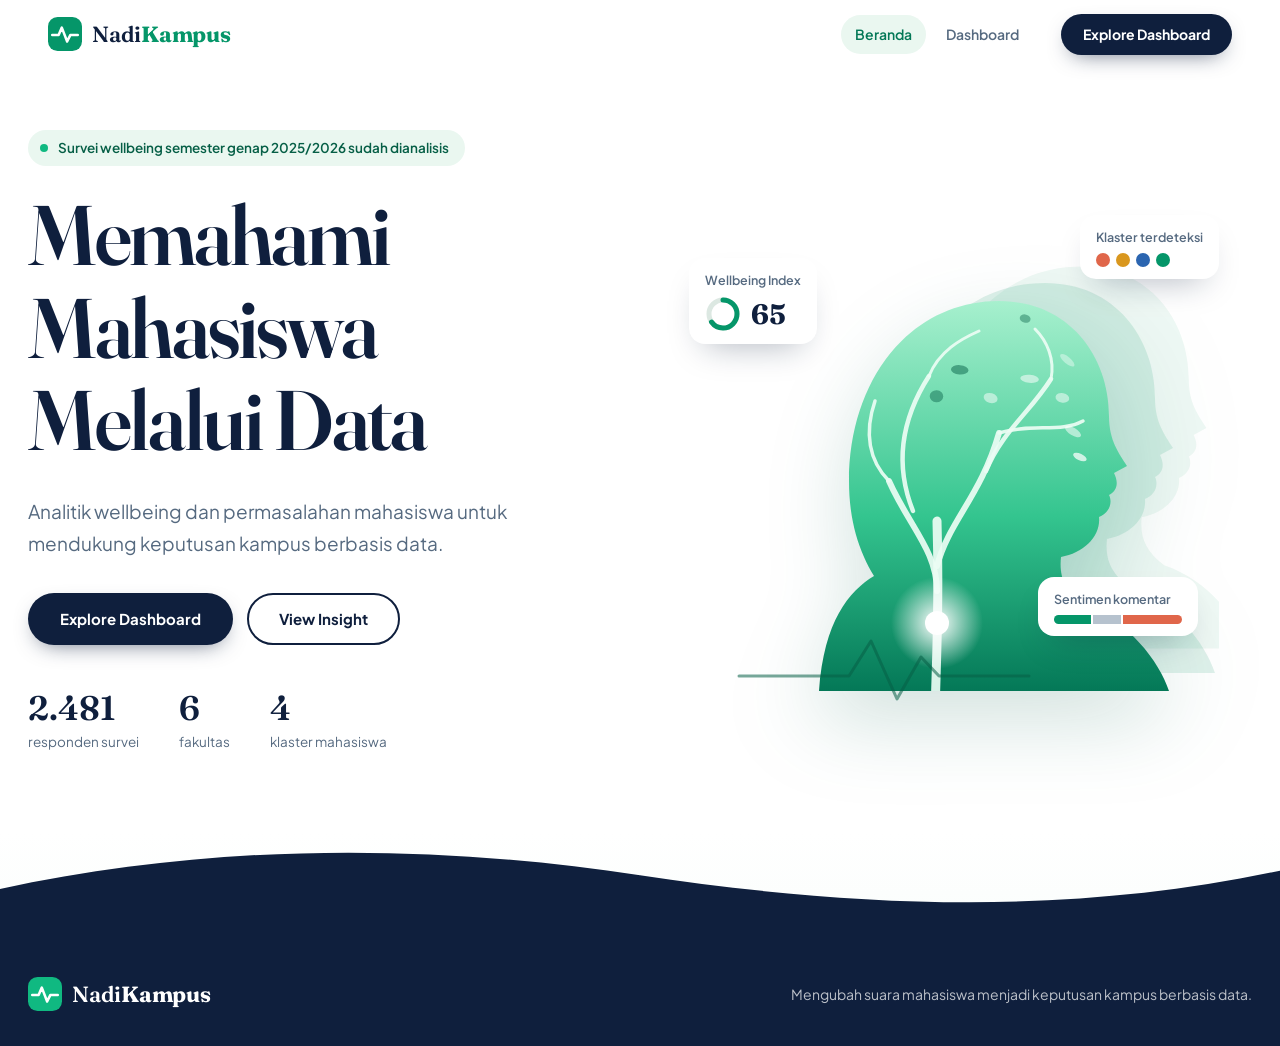
<file: index.html>
<!DOCTYPE html>
<html lang="id">
<head>
  <meta charset="UTF-8" />
  <meta name="viewport" content="width=device-width, initial-scale=1" />
  <title>NadiKampus — Analitik Wellbeing &amp; Permasalahan Mahasiswa</title>
  <meta name="description" content="Analitik wellbeing dan permasalahan mahasiswa untuk mendukung keputusan kampus berbasis data." />
  <link rel="icon" href="data:image/svg+xml,%3Csvg xmlns='http://www.w3.org/2000/svg' viewBox='0 0 32 32'%3E%3Crect width='32' height='32' rx='9' fill='%23059669'/%3E%3Cpath d='M4 17h6l3-7 5 13 3-6h7' fill='none' stroke='white' stroke-width='2.4' stroke-linecap='round' stroke-linejoin='round'/%3E%3C/svg%3E" />
  <link rel="preconnect" href="https://fonts.googleapis.com" />
  <link rel="preconnect" href="https://fonts.gstatic.com" crossorigin />
  <link href="https://fonts.googleapis.com/css2?family=Fraunces:opsz,wght@9..144,500;9..144,600;9..144,700&family=Plus+Jakarta+Sans:wght@400;500;600;700&display=swap" rel="stylesheet" />
  <link rel="stylesheet" href="css/style.css" />
</head>
<body class="page-landing">
  <a class="skip" href="dashboard.html">Lewati ke dashboard</a>

  <!-- ============ NAVBAR ============ -->
  <header class="nav" id="nav">
    <div class="nav__inner">
      <a class="brand" href="index.html" aria-label="NadiKampus, ke beranda">
        <svg class="brand__mark" viewBox="0 0 32 32" aria-hidden="true">
          <rect width="32" height="32" rx="9" fill="currentColor"/>
          <path d="M4 17h6l3-7 5 13 3-6h7" fill="none" stroke="#fff" stroke-width="2.4" stroke-linecap="round" stroke-linejoin="round"/>
        </svg>
        <span class="brand__name">Nadi<b>Kampus</b></span>
      </a>
      <nav class="nav__links" aria-label="Navigasi utama">
        <a href="index.html" class="is-current">Beranda</a>
        <a href="dashboard.html">Dashboard</a>
      </nav>
      <a class="btn btn--navy btn--sm" href="dashboard.html">Explore Dashboard</a>
    </div>
  </header>

  <main>
    <!-- ============ HERO ============ -->
    <section class="hero hero--landing" id="top">
      <div class="hero__inner">
        <div class="hero__copy">
          <p class="hero__pill"><span class="dot"></span>Survei wellbeing semester genap 2025/2026 sudah dianalisis</p>
          <h1 class="hero__title">
            <span class="line"><span>Memahami</span></span>
            <span class="line"><span>Mahasiswa</span></span>
            <span class="line"><span>Melalui Data</span></span>
          </h1>
          <p class="hero__sub">Analitik wellbeing dan permasalahan mahasiswa untuk mendukung keputusan kampus berbasis data.</p>
          <div class="hero__cta">
            <a class="btn btn--navy" href="dashboard.html">Explore Dashboard</a>
            <a class="btn btn--ghost" href="dashboard.html">View Insight</a>
          </div>
          <ul class="hero__facts" aria-label="Ringkasan cakupan">
            <li><strong>2.481</strong><span>responden survei</span></li>
            <li><strong>6</strong><span>fakultas</span></li>
            <li><strong>4</strong><span>klaster mahasiswa</span></li>
          </ul>
        </div>

        <div class="hero__art" aria-hidden="true">
          <svg class="art" viewBox="0 0 520 540" role="img">
            <defs>
              <linearGradient id="gHead" x1="0" y1="0" x2="0" y2="1">
                <stop offset="0" stop-color="#A7F0CE"/>
                <stop offset="0.55" stop-color="#34C58F"/>
                <stop offset="1" stop-color="#047857"/>
              </linearGradient>
              <radialGradient id="gGlow" cx="0.5" cy="0.5" r="0.5">
                <stop offset="0" stop-color="#fff" stop-opacity="1"/>
                <stop offset="0.45" stop-color="#fff" stop-opacity="0.55"/>
                <stop offset="1" stop-color="#fff" stop-opacity="0"/>
              </radialGradient>
              <path id="headShape" d="M120 520 C125 450 150 420 175 405 C160 380 150 350 150 310 C150 210 210 130 300 130 C370 130 410 185 410 245 C410 270 420 282 428 295 L415 302 C420 312 418 320 410 324 C414 332 410 342 400 346 C402 365 385 382 362 386 C360 405 365 420 385 435 C430 450 460 490 470 520 Z"/>
              <clipPath id="headClip"><use href="#headShape"/></clipPath>
            </defs>

            <!-- bayangan siluet kedua -->
            <use href="#headShape" transform="translate(46,-18)" fill="#059669" opacity=".13"/>
            <use href="#headShape" transform="translate(88,-32) scale(.98)" fill="#059669" opacity=".07"/>

            <!-- siluet utama -->
            <use href="#headShape" fill="url(#gHead)"/>

            <!-- pohon di dalam kepala -->
            <g clip-path="url(#headClip)">
              <g class="tree" fill="none" stroke="#ECFDF5" stroke-linecap="round" stroke-opacity=".92">
                <path d="M236 540 C238 480 240 420 238 350" stroke-width="9"/>
                <path d="M238 420 C238 380 210 355 190 310" stroke-width="6"/>
                <path d="M238 395 C250 350 282 325 300 262" stroke-width="6"/>
                <path d="M214 340 C198 300 198 255 230 205" stroke-width="4.5"/>
                <path d="M287 300 C302 262 332 240 352 208" stroke-width="4.5"/>
                <path d="M190 310 C170 290 165 262 176 230" stroke-width="3.5"/>
                <path d="M300 262 C332 252 362 262 384 250" stroke-width="3.5"/>
                <path d="M230 205 C240 180 262 168 280 160" stroke-width="3"/>
                <path d="M352 208 C356 188 348 170 336 158" stroke-width="3"/>
              </g>
              <g id="leaves"></g>
              <circle cx="238" cy="452" r="46" fill="url(#gGlow)"/>
              <circle class="pulse-core" cx="238" cy="452" r="12" fill="#fff"/>
            </g>

            <!-- garis denyut (nadi) -->
            <path class="pulse-line" d="M40 505 H150 L172 470 L198 528 L222 486 L240 505 H330" fill="none" stroke="#065F46" stroke-width="3" stroke-linecap="round" stroke-linejoin="round" opacity=".55"/>
          </svg>

          <div class="chip chip--a">
            <span class="chip__label">Wellbeing Index</span>
            <span class="chip__row">
              <svg viewBox="0 0 36 36" class="chip__ring"><circle cx="18" cy="18" r="14" fill="none" stroke="#DCE8E2" stroke-width="5"/><circle cx="18" cy="18" r="14" fill="none" stroke="#059669" stroke-width="5" stroke-linecap="round" stroke-dasharray="57 88" transform="rotate(-90 18 18)"/></svg>
              <b>65</b>
            </span>
          </div>
          <div class="chip chip--b">
            <span class="chip__label">Klaster terdeteksi</span>
            <span class="chip__dots"><i style="--c:#E0664A"></i><i style="--c:#D9971E"></i><i style="--c:#2B65B0"></i><i style="--c:#059669"></i></span>
          </div>
          <div class="chip chip--c">
            <span class="chip__label">Sentimen komentar</span>
            <span class="chip__bar"><i style="width:30%;background:#059669"></i><i style="width:22%;background:#B6C2CE"></i><i style="width:48%;background:#E0664A"></i></span>
          </div>
        </div>
      </div>

      <svg class="hero__wave" viewBox="0 0 1440 120" preserveAspectRatio="none" aria-hidden="true">
        <path d="M0 60 C240 10 480 10 720 45 C960 80 1200 90 1440 40 L1440 120 L0 120 Z" fill="#0F1F3D"/>
      </svg>
    </section>
  </main>

  <footer class="foot">
    <div class="foot__inner">
      <span class="brand brand--foot">
        <svg class="brand__mark" viewBox="0 0 32 32" aria-hidden="true"><rect width="32" height="32" rx="9" fill="currentColor"/><path d="M4 17h6l3-7 5 13 3-6h7" fill="none" stroke="#fff" stroke-width="2.4" stroke-linecap="round" stroke-linejoin="round"/></svg>
        <span class="brand__name">Nadi<b>Kampus</b></span>
      </span>
      <span>Mengubah suara mahasiswa menjadi keputusan kampus berbasis data.</span>
    </div>
  </footer>

  <script src="js/landing.js"></script>
</body>
</html>
</file>
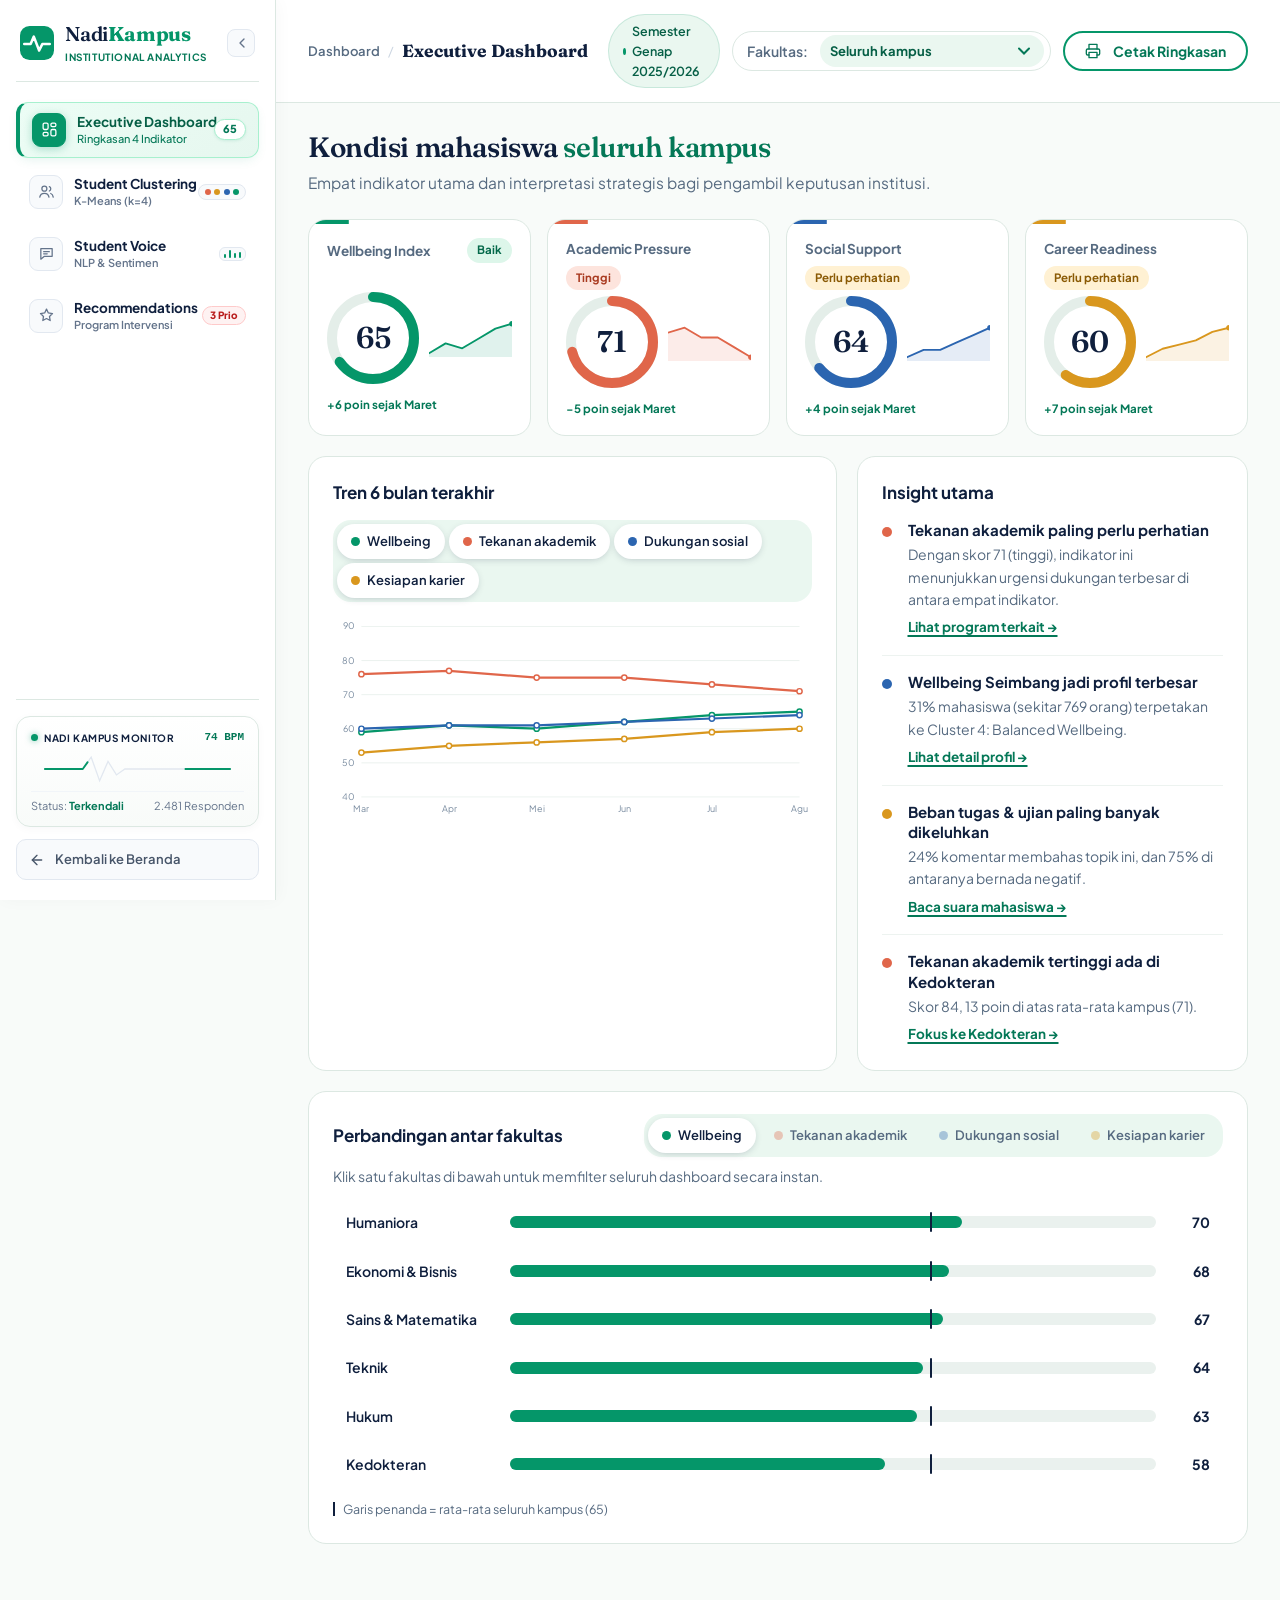
<file: dashboard.html>
<!DOCTYPE html>
<html lang="id">
<head>
  <meta charset="UTF-8" />
  <meta name="viewport" content="width=device-width, initial-scale=1" />
  <title>NadiKampus Analytics — Dashboard Mahasiswa</title>
  <meta name="description" content="Aplikasi analitik wellbeing dan permasalahan mahasiswa berbasis Latent Profile Analysis dan NLP." />
  <link rel="icon" href="data:image/svg+xml,%3Csvg xmlns='http://www.w3.org/2000/svg' viewBox='0 0 32 32'%3E%3Crect width='32' height='32' rx='9' fill='%23059669'/%3E%3Cpath d='M4 17h6l3-7 5 13 3-6h7' fill='none' stroke='white' stroke-width='2.4' stroke-linecap='round' stroke-linejoin='round'/%3E%3C/svg%3E" />
  <link rel="preconnect" href="https://fonts.googleapis.com" />
  <link rel="preconnect" href="https://fonts.gstatic.com" crossorigin />
  <link href="https://fonts.googleapis.com/css2?family=Fraunces:opsz,wght@9..144,500;9..144,600;9..144,700&family=Plus+Jakarta+Sans:wght@400;500;600;700&display=swap" rel="stylesheet" />
  <link rel="stylesheet" href="css/style.css" />
</head>
<body class="page-app">

  <div class="app-layout">
    <!-- ============ SIDEBAR KIRI ============ -->
    <aside class="app-sidebar" id="appSidebar" aria-label="Navigasi aplikasi">
      <div class="app-sidebar__top">
        <div class="sidebar-brand-row">
          <a class="brand brand--app" href="index.html" title="Kembali ke Beranda">
            <svg class="brand__mark" viewBox="0 0 32 32" aria-hidden="true">
              <rect width="32" height="32" rx="9" fill="currentColor"/>
              <path d="M4 17h6l3-7 5 13 3-6h7" fill="none" stroke="#fff" stroke-width="2.4" stroke-linecap="round" stroke-linejoin="round"/>
            </svg>
            <div class="brand__text">
              <span class="brand__name">Nadi<b>Kampus</b></span>
              <span class="brand__tag">Institutional Analytics</span>
            </div>
          </a>

          <!-- Tombol Collapse / Expand Sidebar -->
          <button class="sidebar-collapse-btn" id="btnToggleSidebar" type="button" aria-label="Ciutkan / Perlebar sidebar" title="Toggle Sidebar">
            <svg viewBox="0 0 24 24" width="16" height="16" fill="none" stroke="currentColor" stroke-width="2" stroke-linecap="round" stroke-linejoin="round">
              <polyline points="15 18 9 12 15 6"></polyline>
            </svg>
          </button>
        </div>

        <!-- Menu Navigasi Interaktif -->
        <nav class="app-nav" role="tablist" aria-orientation="vertical">
          <button class="app-nav__item is-active" role="tab" aria-selected="true" data-view="executive" id="tab-executive" aria-controls="view-executive">
            <div class="nav-icon">
              <svg viewBox="0 0 24 24"><rect x="3" y="3" width="7" height="9" rx="2"/><rect x="14" y="3" width="7" height="5" rx="2"/><rect x="14" y="12" width="7" height="9" rx="2"/><rect x="3" y="16" width="7" height="5" rx="2"/></svg>
            </div>
            <div class="nav-text">
              <span class="nav-title">Executive Dashboard</span>
              <span class="nav-sub">Ringkasan 4 Indikator</span>
            </div>
            <span class="pulse-chip" id="sideWbScore" title="Wellbeing Index Terkini">65</span>
          </button>

          <button class="app-nav__item" role="tab" aria-selected="false" data-view="profile" id="tab-profile" aria-controls="view-profile">
            <div class="nav-icon">
              <svg viewBox="0 0 24 24"><circle cx="9" cy="8" r="3.5"/><path d="M2.5 20c.6-3.6 3.2-5.5 6.5-5.5s5.9 1.9 6.5 5.5"/><path d="M16 5.2a3.3 3.3 0 0 1 0 6.1M18 14.8c1.9.7 3.1 2.4 3.5 5.2"/></svg>
            </div>
            <div class="nav-text">
              <span class="nav-title">Student Clustering</span>
              <span class="nav-sub">K-Means (k=4)</span>
            </div>
            <span class="cluster-mini-pips" title="4 Klaster Teridentifikasi">
              <i style="background:#E0664A"></i><i style="background:#D9971E"></i><i style="background:#2B65B0"></i><i style="background:#059669"></i>
            </span>
          </button>

          <button class="app-nav__item" role="tab" aria-selected="false" data-view="voice" id="tab-voice" aria-controls="view-voice">
            <div class="nav-icon">
              <svg viewBox="0 0 24 24"><path d="M4 5h16v11H9l-5 4z"/><path d="M8 9.5h8M8 12.5h5"/></svg>
            </div>
            <div class="nav-text">
              <span class="nav-title">Student Voice</span>
              <span class="nav-sub">NLP &amp; Sentimen</span>
            </div>
            <span class="nlp-soundwave" title="Pemrosesan Suara Mahasiswa">
              <i></i><i></i><i></i><i></i>
            </span>
          </button>

          <button class="app-nav__item" role="tab" aria-selected="false" data-view="reco" id="tab-reco" aria-controls="view-reco">
            <div class="nav-icon">
              <svg viewBox="0 0 24 24"><path d="M12 3l2.6 5.4 5.9.8-4.3 4.1 1 5.8L12 16.3 6.8 19.1l1-5.8L3.5 9.2l5.9-.8z"/></svg>
            </div>
            <div class="nav-text">
              <span class="nav-title">Recommendations</span>
              <span class="nav-sub">Program Intervensi</span>
            </div>
            <span class="prio-counter" title="Program Prioritas Tinggi">3 Prio</span>
          </button>
        </nav>
      </div>

      <!-- Widget Bawah: Live Heartbeat Monitor & Navigation -->
      <div class="app-sidebar__bottom">
        <!-- Campus EKG Heartbeat Telemetry Widget -->
        <div class="campus-ekg-card" id="campusEkgCard" tabindex="0" role="region" aria-label="Status Denyut Kampus" title="Klik untuk melihat ringkasan insight kampus">
          <div class="ekg-top">
            <span class="ekg-status-dot"></span>
            <span class="ekg-title">NADI KAMPUS MONITOR</span>
            <span class="ekg-freq">74 BPM</span>
          </div>

          <!-- Animated EKG Pulse Line -->
          <div class="ekg-graph" aria-hidden="true">
            <svg viewBox="0 0 220 38" class="ekg-svg">
              <path class="ekg-path-bg" d="M0 19 L45 19 L55 5 L65 33 L75 10 L85 26 L95 19 L220 19"/>
              <path class="ekg-path-beam" d="M0 19 L45 19 L55 5 L65 33 L75 10 L85 26 L95 19 L220 19"/>
            </svg>
          </div>

          <div class="ekg-meta">
            <span class="ekg-state">Status: <b>Terkendali</b></span>
            <span class="ekg-n">2.481 Responden</span>
          </div>
        </div>

        <a href="index.html" class="app-back-btn" title="Kembali ke Landing Page">
          <div class="app-back-btn__icon">
            <svg viewBox="0 0 24 24" width="16" height="16" fill="none" stroke="currentColor" stroke-width="2" stroke-linecap="round" stroke-linejoin="round">
              <line x1="19" y1="12" x2="5" y2="12"></line>
              <polyline points="12 19 5 12 12 5"></polyline>
            </svg>
          </div>
          <span class="app-back-btn__text">Kembali ke Beranda</span>
        </a>
      </div>
    </aside>

    <!-- ============ KONTEN UTAMA ============ -->
    <div class="app-main">
      <!-- Topbar Header Bersih & Terintegrasi -->
      <header class="app-topbar">
        <div class="app-topbar__crumb">
          <span class="crumb-lead">Dashboard</span>
          <span class="crumb-slash">/</span>
          <h1 class="crumb-title" id="viewHeading">Executive Dashboard</h1>
        </div>

        <div class="app-topbar__actions">
          <div class="app-badge">
            <span class="badge-dot"></span>
            Semester Genap 2025/2026
          </div>

          <label class="select select--app" title="Filter berdasarkan fakultas">
            <span>Fakultas:</span>
            <select id="fFaculty" aria-label="Pilih fakultas"></select>
          </label>

          <button type="button" class="btn btn--outline btn--sm" id="btnPrintReport" title="Cetak atau unduh ringkasan">
            <svg viewBox="0 0 24 24" width="16" height="16" fill="none" stroke="currentColor" stroke-width="2" stroke-linecap="round" stroke-linejoin="round" style="margin-right:4px;">
              <path d="M6 9V2h12v7"></path>
              <path d="M6 18H4a2 2 0 0 1-2-2v-5a2 2 0 0 1 2-2h16a2 2 0 0 1 2 2v5a2 2 0 0 1-2 2h-2"></path>
              <rect x="6" y="14" width="12" height="8"></rect>
            </svg>
            <span>Cetak Ringkasan</span>
          </button>
        </div>
      </header>

      <!-- Stage / Kontainer View -->
      <main class="app-content">

        <!-- ---------- 1. EXECUTIVE DASHBOARD ---------- -->
        <section class="view is-active" id="view-executive" role="tabpanel" aria-labelledby="tab-executive">
          <div class="view__head">
            <h3>Kondisi mahasiswa <span id="exScope">seluruh kampus</span></h3>
            <p>Empat indikator utama dan interpretasi strategis bagi pengambil keputusan institusi.</p>
          </div>

          <!-- KPI Cards -->
          <div class="kpis" id="kpis"></div>

          <!-- Trend & Insight Utama -->
          <div class="grid2">
            <article class="card">
              <div class="card__head">
                <h4>Tren 6 bulan terakhir</h4>
                <div class="seg" id="trendToggles" role="group" aria-label="Pilih indikator tren"></div>
              </div>
              <div class="chart" id="trendChart"></div>
            </article>

            <article class="card" id="insight">
              <div class="card__head">
                <h4>Insight utama</h4>
              </div>
              <ul class="insights" id="insights"></ul>
            </article>
          </div>

          <!-- Fakultas Comparison -->
          <article class="card">
            <div class="card__head">
              <h4>Perbandingan antar fakultas</h4>
              <div class="seg" id="cmpMetric" role="group" aria-label="Pilih indikator perbandingan"></div>
            </div>
            <p class="card__hint">Klik satu fakultas di bawah untuk memfilter seluruh dashboard secara instan.</p>
            <div class="fbars" id="fbars"></div>
          </article>
        </section>

        <!-- ---------- 2. STUDENT CLUSTERING ANALYSIS (K-MEANS) ---------- -->
        <section class="view" id="view-profile" role="tabpanel" aria-labelledby="tab-profile" hidden>
          <div class="view__head">
            <h3>Student Clustering Analysis (K-Means) <span id="prScope">seluruh kampus</span></h3>
            <p>Hasil K-Means Clustering (k=4): mahasiswa dikelompokkan ke dalam klaster berdasarkan kedekatan jarak Euclidean pada 4 dimensi wellbeing &amp; akademik terhadap titik centroid.</p>
          </div>

          <div class="lpa-note">
            <span><b>4 Klaster</b> Terpilih (k=4)</span>
            <span>Silhouette Score <b>0,71</b> (Struktur Klaster Kuat)</span>
            <span>Metode: <b>Elbow &amp; K-Means Clustering</b></span>
            <span>Total Iterasi Konvergen: <b>12 Iterasi</b></span>
          </div>

          <!-- 4 K-Means Cluster Cards -->
          <div class="profiles" id="profiles"></div>

          <!-- Grid 1: Scatter Plot 2D & Pola Centroid -->
          <div class="grid2 grid2--cluster-top">
            <article class="card">
              <div class="card__head">
                <h4>Sebaran Responden &amp; Centroid 2D (PCA Space)</h4>
                <span class="card__badge">200 Sampel Representatif</span>
              </div>
              <p class="card__hint">Arahkan kursor ke titik mahasiswa atau klik Centroid (C1–C4) untuk memfokuskan klaster.</p>
              <div class="chart" id="clusterScatterChart"></div>
            </article>

            <article class="card">
              <div class="card__head">
                <h4>Nilai Centroid Multi-Dimensi (0–100)</h4>
              </div>
              <p class="card__hint">Grafik perbandingan skor centroid klaster pada 4 indikator utama.</p>
              <div class="chart" id="profileChart"></div>
            </article>
          </div>

          <!-- Detail Karakteristik Klaster Centroid -->
          <article class="card card--cluster-detail" id="profileDetail"></article>
        </section>

        <!-- ---------- 3. STUDENT VOICE (NLP) ---------- -->
        <section class="view" id="view-voice" role="tabpanel" aria-labelledby="tab-voice" hidden>
          <div class="view__head">
            <h3>Student Voice (NLP) <span id="vcScope">seluruh kampus</span></h3>
            <p>Ribuan komentar terbuka dianalisis dengan Natural Language Processing: distribusi sentimen, ekstraksi topik dominan, dan representasi suara mahasiswa anonim.</p>
          </div>

          <div class="grid2 grid2--voice">
            <article class="card">
              <div class="card__head">
                <h4>Sentimen komentar</h4>
              </div>
              <div class="donutwrap">
                <div class="donut" id="donut"></div>
                <div class="legend" id="sentLegend"></div>
              </div>
            </article>

            <article class="card">
              <div class="card__head">
                <h4>Topik dominan</h4>
              </div>
              <p class="card__hint">Klik topik untuk menyaring kata kunci dan komentar terkait.</p>
              <div class="topics" id="topics"></div>
            </article>
          </div>

          <article class="card">
            <div class="card__head">
              <h4 id="quotesTitle">Komentar mahasiswa</h4>
              <div class="seg" id="sentFilter" role="group" aria-label="Filter sentimen"></div>
            </div>
            <div class="kw" id="keywords"></div>
            <ul class="quotes" id="quotes"></ul>
          </article>
        </section>

        <!-- ---------- 4. RECOMMENDATION PROGRAM ---------- -->
        <section class="view" id="view-reco" role="tabpanel" aria-labelledby="tab-reco" hidden>
          <div class="view__head">
            <h3>Recommendation Program <span id="rcScope">seluruh kampus</span></h3>
            <p>Katalog program dukungan diprioritaskan otomatis berdasarkan tingkat kebutuhan data LPA dan proporsi suara kritis mahasiswa.</p>
          </div>

          <div class="seg seg--wrap" id="recoFilter" role="group" aria-label="Filter sasaran program"></div>
          <div class="recos" id="recos"></div>
        </section>

      </main>
    </div>
  </div>

  <!-- Tray rencana program terpilih -->
  <div class="tray" id="tray" hidden>
    <span id="trayCount">0 program dipilih</span>
    <button class="btn btn--em btn--sm" id="trayCopy" type="button">Salin ringkasan rencana</button>
    <button class="tray__clear" id="trayClear" type="button">Kosongkan</button>
  </div>

  <!-- Toast Notifikasi -->
  <div class="toast" id="toast" role="status" aria-live="polite"></div>

  <!-- Scripts -->
  <script src="js/data.js?v=4"></script>
  <script src="js/charts.js?v=4"></script>
  <script src="js/app.js?v=4"></script>
</body>
</html>
</file>
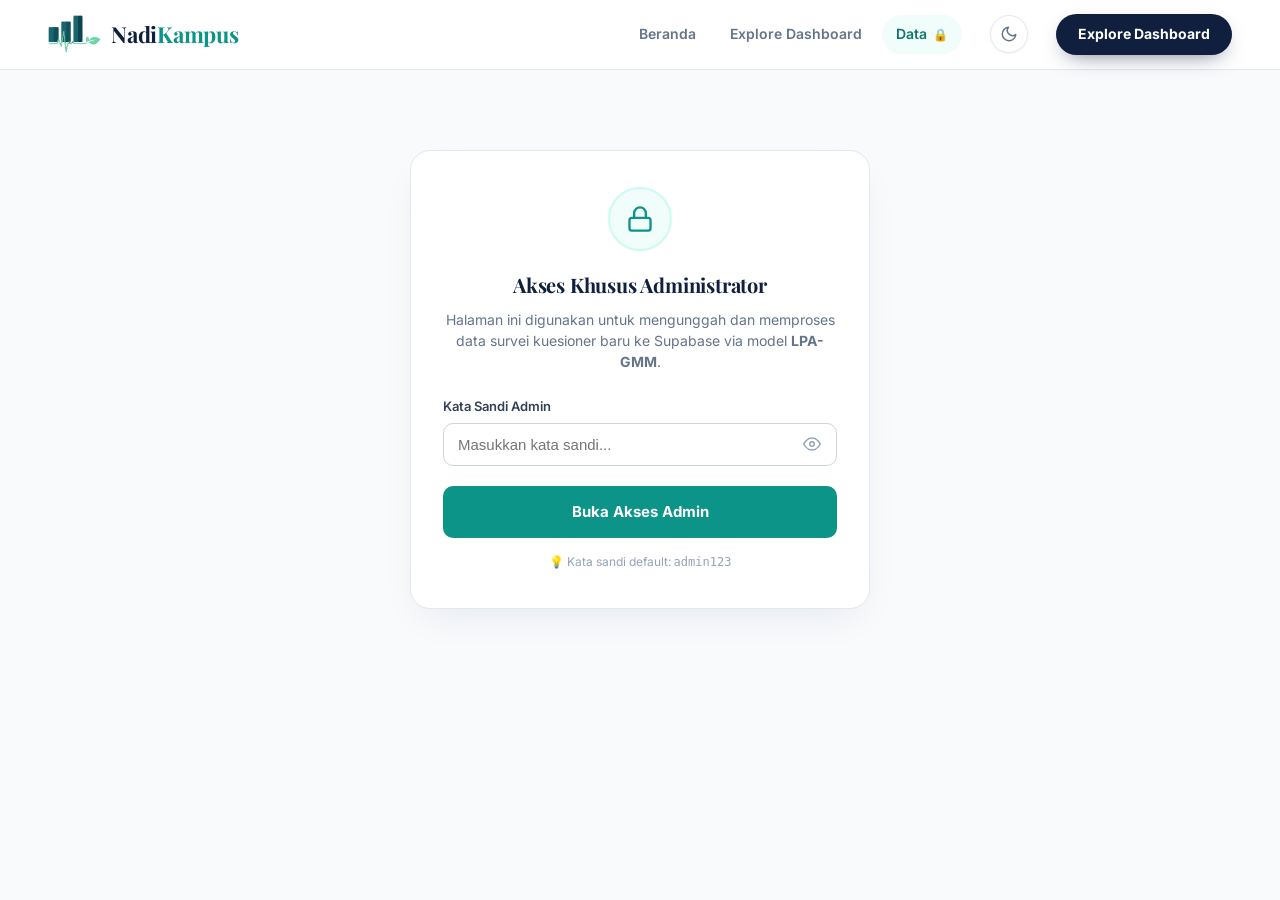
<file: frontend/data.html>
<!DOCTYPE html>
<html lang="id">
<head>
  <meta charset="UTF-8" />
  <meta name="viewport" content="width=device-width, initial-scale=1, viewport-fit=cover" />
  <title>NadiKampus — Kelola &amp; Import Data Survei</title>
  <meta name="description" content="Portal khusus administrator untuk mengimpor dan memproses data survei kuesioner mahasiswa ke Supabase via model LPA-GMM." />
  <link rel="icon" type="image/png" href="img/logo_mark.png" />
  <link rel="preconnect" href="https://fonts.googleapis.com" />
  <link rel="preconnect" href="https://fonts.gstatic.com" crossorigin />
  <link href="https://fonts.googleapis.com/css2?family=Fraunces:ital,opsz,wght@0,9..144,600..900;1,9..144,600..900&family=Inter:ital,opsz,wght@0,14..32,400..700;1,14..32,400..700&family=Plus+Jakarta+Sans:ital,wght@0,400;0,500;0,600;0,700;1,400&display=swap" rel="stylesheet" />
  <script>
    (function() {
      var t = localStorage.getItem('nk_theme') || 'light';
      document.documentElement.setAttribute('data-theme', t);
      document.documentElement.style.colorScheme = t;
    })();
  </script>
  <link rel="stylesheet" href="css/style.css?v=20261113_lucinda_v6" />
  <style>
    /* Styling khusus portal Data Ingestion */
    .data-page {
      background: #F8FAFC;
      min-height: 100vh;
      display: flex;
      flex-direction: column;
    }
    .data-container {
      max-width: 1080px;
      margin: 90px auto 40px;
      padding: 0 24px;
      width: 100%;
      flex: 1;
    }
    /* Gerbang Sandi / Auth Lock Box */
    .auth-gate {
      max-width: 460px;
      margin: 60px auto;
      background: #FFFFFF;
      border: 1px solid #E2E8F0;
      border-radius: 20px;
      padding: 36px 32px;
      box-shadow: 0 16px 40px -12px rgba(15, 31, 61, 0.08);
      text-align: center;
      animation: fadeIn .3s ease-out;
    }
    .auth-gate__icon {
      width: 64px;
      height: 64px;
      background: #F0FDFA;
      border: 2px solid #CCFBF1;
      border-radius: 50%;
      display: flex;
      align-items: center;
      justify-content: center;
      margin: 0 auto 18px;
      color: #0D9488;
    }
    .auth-gate__title {
      font-size: 20px;
      font-weight: 700;
      color: #0F1F3D;
      margin-bottom: 8px;
    }
    .auth-gate__desc {
      font-size: 14px;
      color: #64748B;
      line-height: 1.5;
      margin-bottom: 24px;
    }
    .auth-input-group {
      margin-bottom: 20px;
      text-align: left;
    }
    .auth-input-group label {
      display: block;
      font-size: 13px;
      font-weight: 600;
      color: #334155;
      margin-bottom: 6px;
    }
    .auth-input-wrap {
      position: relative;
      display: flex;
      align-items: center;
    }
    .auth-input {
      width: 100%;
      padding: 12px 44px 12px 14px;
      border: 1.5px solid #CBD5E1;
      border-radius: 10px;
      font-size: 15px;
      outline: none;
      transition: border-color .2s, box-shadow .2s;
    }
    .auth-input:focus {
      border-color: #0D9488;
      box-shadow: 0 0 0 3px rgba(13, 148, 136, 0.15);
    }
    .auth-toggle-pwd {
      position: absolute;
      right: 12px;
      background: none;
      border: none;
      color: #94A3B8;
      cursor: pointer;
      padding: 4px;
    }
    .auth-toggle-pwd:hover { color: #475569; }
    .auth-error {
      display: none;
      color: #E11D48;
      font-size: 13px;
      font-weight: 600;
      margin-top: 10px;
      background: #FFE4E6;
      padding: 8px 12px;
      border-radius: 8px;
    }
    .auth-hint {
      margin-top: 14px;
      font-size: 12px;
      color: #94A3B8;
    }

    /* Tampilan Utama Admin Portal */
    .admin-portal {
      display: none;
      animation: fadeIn .3s ease-out;
    }
    .portal-header {
      display: flex;
      justify-content: space-between;
      align-items: flex-start;
      margin-bottom: 28px;
      flex-wrap: wrap;
      gap: 16px;
    }
    .portal-title-block h1 {
      font-size: 26px;
      font-weight: 800;
      color: #0F1F3D;
      display: flex;
      align-items: center;
      gap: 10px;
    }
    .portal-title-block p {
      font-size: 14px;
      color: #64748B;
      margin-top: 4px;
    }
    .admin-badge {
      display: inline-flex;
      align-items: center;
      gap: 6px;
      background: #CCFBF1;
      color: #0F766E;
      font-size: 12px;
      font-weight: 700;
      padding: 4px 10px;
      border-radius: 999px;
    }
    .admin-actions {
      display: flex;
      gap: 10px;
    }

    /* KPI Grid */
    .portal-kpis {
      display: grid;
      grid-template-columns: repeat(auto-fit, minmax(220px, 1fr));
      gap: 16px;
      margin-bottom: 28px;
    }
    .portal-kpi-card {
      background: #FFFFFF;
      border: 1px solid #E2E8F0;
      border-radius: 14px;
      padding: 18px 20px;
      box-shadow: 0 2px 6px rgba(15, 31, 61, 0.03);
    }
    .portal-kpi-card .lbl {
      font-size: 12px;
      font-weight: 600;
      color: #64748B;
      text-transform: uppercase;
      letter-spacing: .04em;
    }
    .portal-kpi-card .val {
      font-size: 24px;
      font-weight: 800;
      color: #0F1F3D;
      margin-top: 4px;
    }
    .portal-kpi-card .sub {
      font-size: 12px;
      color: #0D9488;
      font-weight: 600;
      margin-top: 2px;
    }

    /* Dropzone Upload */
    .upload-card {
      background: #FFFFFF;
      border: 1px solid #E2E8F0;
      border-radius: 18px;
      padding: 32px;
      box-shadow: 0 4px 16px rgba(15, 31, 61, 0.04);
      margin-bottom: 28px;
    }
    .dropzone {
      border: 2px dashed #CBD5E1;
      border-radius: 16px;
      padding: 42px 24px;
      text-align: center;
      background: #F8FAFC;
      transition: all .25s ease;
      cursor: pointer;
    }
    .dropzone:hover, .dropzone.is-dragover {
      border-color: #0D9488;
      background: #F0FDFA;
    }
    .dropzone__icon {
      width: 52px;
      height: 52px;
      background: #FFFFFF;
      border-radius: 50%;
      display: flex;
      align-items: center;
      justify-content: center;
      margin: 0 auto 14px;
      color: #0D9488;
      box-shadow: 0 4px 12px rgba(13, 148, 136, 0.15);
    }
    .dropzone__title {
      font-size: 16px;
      font-weight: 700;
      color: #0F1F3D;
      margin-bottom: 6px;
    }
    .dropzone__desc {
      font-size: 13px;
      color: #64748B;
      margin-bottom: 16px;
    }
    .file-preview {
      display: none;
      align-items: center;
      justify-content: space-between;
      background: #FFFFFF;
      border: 1px solid #E2E8F0;
      border-radius: 10px;
      padding: 12px 16px;
      max-width: 440px;
      margin: 16px auto 0;
    }
    .file-info {
      display: flex;
      align-items: center;
      gap: 10px;
      text-align: left;
    }
    .file-name {
      font-size: 14px;
      font-weight: 600;
      color: #0F1F3D;
    }
    .file-size {
      font-size: 12px;
      color: #94A3B8;
    }
    .btn-remove-file {
      background: none;
      border: none;
      color: #E11D48;
      font-size: 18px;
      cursor: pointer;
      padding: 4px;
    }

    /* Output Results Box */
    .result-box {
      display: none;
      background: #FFFFFF;
      border: 1px solid #E2E8F0;
      border-radius: 18px;
      padding: 28px;
      box-shadow: 0 4px 16px rgba(15, 31, 61, 0.04);
      margin-top: 24px;
      animation: fadeIn .3s ease-out;
    }
    .result-banner {
      display: flex;
      align-items: center;
      gap: 14px;
      background: #F0FDF4;
      border: 1px solid #BBF7D0;
      border-radius: 12px;
      padding: 16px 20px;
      margin-bottom: 24px;
    }
    .result-banner h3 {
      font-size: 16px;
      font-weight: 700;
      color: #166534;
    }
    .result-banner p {
      font-size: 13px;
      color: #15803D;
    }

    /* Profiling pills */
    .profile-breakdown-grid {
      display: grid;
      grid-template-columns: repeat(auto-fit, minmax(180px, 1fr));
      gap: 12px;
      margin-bottom: 24px;
    }
    .p-stat-card {
      border-radius: 12px;
      padding: 12px 14px;
      border: 1px solid #E2E8F0;
      background: #FAFAFA;
    }
    .p-stat-badge {
      font-size: 11px;
      font-weight: 700;
      padding: 2px 8px;
      border-radius: 999px;
      display: inline-block;
      margin-bottom: 4px;
    }
    .p-stat-val {
      font-size: 18px;
      font-weight: 800;
      color: #0F1F3D;
    }
    .p-stat-name {
      font-size: 11px;
      color: #64748B;
      line-height: 1.3;
      margin-top: 2px;
    }

    /* Table Preview */
    .table-container {
      overflow-x: auto;
      border: 1px solid #E2E8F0;
      border-radius: 10px;
    }
    .preview-table {
      width: 100%;
      border-collapse: collapse;
      font-size: 13px;
      text-align: left;
    }
    .preview-table th {
      background: #F8FAFC;
      padding: 10px 14px;
      font-weight: 700;
      color: #475569;
      border-bottom: 1px solid #E2E8F0;
      white-space: nowrap;
    }
    .preview-table td {
      padding: 10px 14px;
      border-bottom: 1px solid #F1F5F9;
      color: #1E293B;
      white-space: nowrap;
    }
    .preview-table tr:last-child td {
      border-bottom: none;
    }

    /* Loading Spinner */
    .spinner {
      display: inline-block;
      width: 18px;
      height: 18px;
      border: 2px solid rgba(255, 255, 255, .3);
      border-radius: 50%;
      border-top-color: #fff;
      animation: spin 0.8s ease-in-out infinite;
    }
    @keyframes spin { to { transform: rotate(360deg); } }
    @keyframes fadeIn { from { opacity: 0; transform: translateY(6px); } to { opacity: 1; transform: translateY(0); } }

    .nav__lock-icon {
      font-size: 12px;
      margin-left: 2px;
    }
  </style>
</head>
<body class="data-page">

  <!-- ============ NAVBAR ============ -->
  <header class="nav is-stuck" id="nav">
    <div class="nav__inner">
      <a class="brand" href="index.html" aria-label="NadiKampus, ke beranda">
        <img src="img/logo_mark.png" alt="Logo Nadi Kampus" class="brand__logo-img" />
        <span class="brand__name">Nadi<b>Kampus</b></span>
      </a>

      <!-- Menu Navigasi Sesuai Permintaan: Beranda | Explore Dashboard | Data -->
      <nav class="nav__links" aria-label="Navigasi utama">
        <a href="index.html">Beranda</a>
        <a href="dashboard.html">Explore Dashboard</a>
        <a href="data.html" class="is-current">Data <span class="nav__lock-icon">🔒</span></a>
      </nav>

      <button class="theme-toggle-btn" type="button" aria-label="Ganti mode gelap/terang" title="Mode Gelap / Terang">
        <svg class="theme-icon-sun" viewBox="0 0 24 24" width="18" height="18" fill="none" stroke="currentColor" stroke-width="2" stroke-linecap="round" stroke-linejoin="round">
          <circle cx="12" cy="12" r="5"></circle>
          <line x1="12" y1="1" x2="12" y2="3"></line>
          <line x1="12" y1="21" x2="12" y2="23"></line>
          <line x1="4.22" y1="4.22" x2="5.64" y2="5.64"></line>
          <line x1="18.36" y1="18.36" x2="19.78" y2="19.78"></line>
          <line x1="1" y1="12" x2="3" y2="12"></line>
          <line x1="21" y1="12" x2="23" y2="12"></line>
          <line x1="4.22" y1="19.78" x2="5.64" y2="18.36"></line>
          <line x1="18.36" y1="5.64" x2="19.78" y2="4.22"></line>
        </svg>
        <svg class="theme-icon-moon" viewBox="0 0 24 24" width="18" height="18" fill="none" stroke="currentColor" stroke-width="2" stroke-linecap="round" stroke-linejoin="round">
          <path d="M21 12.79A9 9 0 1 1 11.21 3 7 7 0 0 0 21 12.79z"></path>
        </svg>
      </button>
      <a class="btn btn--navy btn--sm" href="dashboard.html">Explore Dashboard</a>
    </div>
  </header>

  <!-- ============ CONTAINER ============ -->
  <main class="data-container">

    <!-- 1. GERBANG SANDI (AUTH GATE) -->
    <section class="auth-gate" id="authGate">
      <div class="auth-gate__icon">
        <svg viewBox="0 0 24 24" width="28" height="28" fill="none" stroke="currentColor" stroke-width="2" stroke-linecap="round" stroke-linejoin="round">
          <rect x="3" y="11" width="18" height="11" rx="2" ry="2"></rect>
          <path d="M7 11V7a5 5 0 0 1 10 0v4"></path>
        </svg>
      </div>
      <h2 class="auth-gate__title">Akses Khusus Administrator</h2>
      <p class="auth-gate__desc">
        Halaman ini digunakan untuk mengunggah dan memproses data survei kuesioner baru ke Supabase via model <b>LPA-GMM</b>.
      </p>

      <form id="adminLoginForm">
        <div class="auth-input-group">
          <label for="adminPwd">Kata Sandi Admin</label>
          <div class="auth-input-wrap">
            <input type="password" id="adminPwd" class="auth-input" placeholder="Masukkan kata sandi..." required autocomplete="current-password" />
            <button type="button" class="auth-toggle-pwd" id="btnTogglePwd" title="Tampilkan/sembunyikan sandi">
              <svg viewBox="0 0 24 24" width="18" height="18" fill="none" stroke="currentColor" stroke-width="2" stroke-linecap="round" stroke-linejoin="round">
                <path d="M1 12s4-8 11-8 11 8 11 8-4 8-11 8-11-8-11-8z"></path>
                <circle cx="12" cy="12" r="3"></circle>
              </svg>
            </button>
          </div>
          <div class="auth-error" id="authError">Kata sandi salah! Akses ditolak.</div>
        </div>

        <button type="submit" class="btn btn--em" style="width: 100%; border-radius: 10px;">
          <span>Buka Akses Admin</span>
        </button>
        <p class="auth-hint">💡 Kata sandi default: <code>admin123</code></p>
      </form>
    </section>

    <!-- 2. HALAMAN PENGELOLAAN DATA (TERBUKA SETELAH LOGIN) -->
    <section class="admin-portal" id="adminPortal">
      <div class="portal-header">
        <div class="portal-title-block">
          <h1>
            <span>Pengelolaan &amp; Ingest Data Survei</span>
            <span class="admin-badge">🔒 Sesi Admin Aktif</span>
          </h1>
          <p>Unggah file CSV kuesioner baru untuk otomatis dihitung 4 dimensi dan diklasifikasikan ke Profil LPA-GMM.</p>
        </div>
        <div class="admin-actions">
          <a href="dashboard.html" class="btn btn--outline btn--sm">
            <span>Buka Dashboard</span>
          </a>
          <button type="button" class="btn btn--ghost btn--sm" id="btnLogoutAdmin" title="Kunci sesi admin">
            <span>Kunci Sesi</span>
          </button>
        </div>
      </div>

      <!-- Kartu Status Database -->
      <div class="portal-kpis">
        <div class="portal-kpi-card">
          <div class="lbl">Total Responden di Database</div>
          <div class="val" id="kpiTotalResp">149</div>
          <div class="sub">Tabel: student_surveys</div>
        </div>
        <div class="portal-kpi-card">
          <div class="lbl">Model Klastering</div>
          <div class="val" style="font-size: 18px; margin-top: 8px;">LPA — GMM (k=3)</div>
          <div class="sub">Covariance: Diag</div>
        </div>
        <div class="portal-kpi-card">
          <div class="lbl">Program Studi Terpetakan</div>
          <div class="val" id="kpiTotalProdi">18 Prodi</div>
          <div class="sub">PENS Institutional</div>
        </div>
        <div class="portal-kpi-card">
          <div class="lbl">Koneksi Database</div>
          <div class="val" style="color: #0D9488; font-size: 18px; margin-top: 8px;">Google Sheets Live</div>
          <div class="sub">Status: Terhubung Aktif</div>
        </div>
      </div>
      <!-- Card Google Sheets Live Sync -->
      <div class="upload-card" style="margin-bottom: 24px; border: 1.5px solid #0D9488; background: linear-gradient(180deg, #F0FDFA 0%, #FFFFFF 100%);">
        <div style="display: flex; justify-content: space-between; align-items: flex-start; flex-wrap: wrap; gap: 14px;">
          <div>
            <div style="display: flex; align-items: center; gap: 8px; margin-bottom: 6px;">
              <span style="display: inline-block; width: 10px; height: 10px; border-radius: 50%; background: #0D9488; box-shadow: 0 0 0 3px rgba(13,148,136,0.2);"></span>
              <span style="font-size: 12px; font-weight: 700; color: #0F766E; text-transform: uppercase; letter-spacing: 0.5px;">Google Apps Script Real-Time Pipeline</span>
            </div>
            <h3 style="font-size: 18px; font-weight: 800; color: #0F1F3D; margin-bottom: 4px;">Sinkronisasi Otomatis Google Form / Sheet</h3>
            <p style="font-size: 13px; color: #475569; max-width: 620px; line-height: 1.5;">
              Terhubung langsung ke Google Sheets kuesioner mahasiswa melalui endpoint Google Apps Script. Data baru akan otomatis dipetakan, dihitung skor Likert 4 dimensi, dan diklasifikasikan ke Profil LPA-GMM terkunci.
            </p>
          </div>
          <div style="text-align: right;">
            <button type="button" class="btn btn--em" id="btnSyncGoogleSheet" style="padding: 10px 22px; border-radius: 8px; background: #0D9488;">
              <span id="btnSyncText">🔄 Tarik Data Live Google Sheets</span>
            </button>
            <div id="syncTimeStatus" style="font-size: 11px; color: #64748B; margin-top: 6px;">Siap disinkronkan</div>
          </div>
        </div>
      </div>

      <!-- Card Upload CSV (Opsi Manual) -->
      <div class="upload-card">
        <div class="dropzone" id="dropzone">
          <div class="dropzone__icon">
            <svg viewBox="0 0 24 24" width="28" height="28" fill="none" stroke="currentColor" stroke-width="2" stroke-linecap="round" stroke-linejoin="round">
              <path d="M21 15v4a2 2 0 0 1-2 2H5a2 2 0 0 1-2-2v-4"></path>
              <polyline points="17 8 12 3 7 8"></polyline>
              <line x1="12" y1="3" x2="12" y2="15"></line>
            </svg>
          </div>
          <div class="dropzone__title">Tarik &amp; Letakkan File CSV di Sini</div>
          <div class="dropzone__desc">Atau klik tombol di bawah untuk memilih file dari komputer Anda.</div>
          
          <input type="file" id="fileInput" accept=".csv" style="display: none;" />
          <button type="button" class="btn btn--outline btn--sm" id="btnBrowseFile">
            <span>Pilih File CSV</span>
          </button>
          
          <div style="margin-top: 14px; font-size: 12px; color: #94A3B8;">
            Mendukung format Google Form mentah maupun kode indikator (WB1..WB9, ACD1..ACD8, SOC1..SOC8, CAR1..CAR8).
          </div>
        </div>

        <!-- Preview File Terpilih -->
        <div class="file-preview" id="filePreview">
          <div class="file-info">
            <svg viewBox="0 0 24 24" width="22" height="22" fill="none" stroke="#0D9488" stroke-width="2" stroke-linecap="round" stroke-linejoin="round">
              <path d="M14 2H6a2 2 0 0 0-2 2v16a2 2 0 0 0 2 2h12a2 2 0 0 0 2-2V8z"></path>
              <polyline points="14 2 14 8 20 8"></polyline>
            </svg>
            <div>
              <div class="file-name" id="previewFileName">survei_batch_2.csv</div>
              <div class="file-size" id="previewFileSize">14.2 KB</div>
            </div>
          </div>
          <button type="button" class="btn-remove-file" id="btnRemoveFile" title="Batalkan file">&times;</button>
        </div>

        <div style="margin-top: 24px; text-align: center;">
          <button type="button" class="btn btn--em" id="btnUploadSubmit" style="padding: 12px 32px; border-radius: 10px;" disabled>
            <span id="btnUploadText">Mulai Proses &amp; Simpan ke Supabase</span>
          </button>
        </div>
      </div>

      <!-- Output Hasil Pemrosesan -->
      <div class="result-box" id="resultBox">
        <div class="result-banner">
          <svg viewBox="0 0 24 24" width="28" height="28" fill="none" stroke="#166534" stroke-width="2" stroke-linecap="round" stroke-linejoin="round">
            <path d="M22 11.08V12a10 10 0 1 1-5.93-9.14"></path>
            <polyline points="22 4 12 14.01 9 11.01"></polyline>
          </svg>
          <div>
            <h3 id="resBannerTitle">Data Berhasil Diproses &amp; Masuk ke Database!</h3>
            <p id="resBannerSub">Berhasil menambahkan <b>+3 responden baru</b>. Total responden sekarang: <b>152</b>.</p>
          </div>
        </div>

        <h4 style="font-size: 15px; font-weight: 700; color: #0F1F3D; margin-bottom: 12px;">
          Distribusi 3 Profil LPA-GMM Data Baru:
        </h4>
        <div class="profile-breakdown-grid" id="profileBreakdownGrid">
          <!-- Diisi dinamis via JS -->
        </div>

        <h4 style="font-size: 15px; font-weight: 700; color: #0F1F3D; margin-bottom: 12px;">
          Preview Data Responden Baru yang Terunggah:
        </h4>
        <div class="table-container">
          <table class="preview-table">
            <thead>
              <tr>
                <th>ID Responden</th>
                <th>Program Studi</th>
                <th>Semester</th>
                <th>Wellbeing</th>
                <th>Akademik</th>
                <th>Sosial</th>
                <th>Karier</th>
                <th>Profil LPA</th>
              </tr>
            </thead>
            <tbody id="previewTableBody">
              <!-- Diisi dinamis via JS -->
            </tbody>
          </table>
        </div>

        <div style="margin-top: 20px; display: flex; gap: 12px; justify-content: flex-end;">
          <button type="button" class="btn btn--outline btn--sm" id="btnResetUpload">
            <span>Unggah File Lain</span>
          </button>
          <a href="dashboard.html" class="btn btn--navy btn--sm">
            <span>Lihat di Dashboard</span>
          </a>
        </div>
      </div>

    </section>

  </main>

  <!-- Script Interaksi Halaman Data -->
  <script>
    (() => {
      const AUTH_KEY = 'nadi_admin_session_auth';
      const authGate = document.getElementById('authGate');
      const adminPortal = document.getElementById('adminPortal');
      const loginForm = document.getElementById('adminLoginForm');
      const pwdInput = document.getElementById('adminPwd');
      const authError = document.getElementById('authError');
      const btnTogglePwd = document.getElementById('btnTogglePwd');
      const btnLogout = document.getElementById('btnLogoutAdmin');

      const dropzone = document.getElementById('dropzone');
      const fileInput = document.getElementById('fileInput');
      const btnBrowse = document.getElementById('btnBrowseFile');
      const filePreview = document.getElementById('filePreview');
      const previewFileName = document.getElementById('previewFileName');
      const previewFileSize = document.getElementById('previewFileSize');
      const btnRemoveFile = document.getElementById('btnRemoveFile');
      const btnUpload = document.getElementById('btnUploadSubmit');
      const btnUploadText = document.getElementById('btnUploadText');

      const resultBox = document.getElementById('resultBox');
      const resBannerTitle = document.getElementById('resBannerTitle');
      const resBannerSub = document.getElementById('resBannerSub');
      const profileBreakdownGrid = document.getElementById('profileBreakdownGrid');
      const previewTableBody = document.getElementById('previewTableBody');
      const btnResetUpload = document.getElementById('btnResetUpload');

      let selectedFile = null;

      const PROFILES_META = {
        1: { name: 'Performa Rendah & Butuh Perhatian (Vulnerable)', color: '#E11D48', bg: '#FFE4E6' },
        2: { name: 'Adaptasi Sedang (Kelompok Stabil)', color: '#6366F1', bg: '#EEF2FF' },
        3: { name: 'Wellbeing & Performa Tinggi (Thriving)', color: '#0D9488', bg: '#CCFBF1' }
      };

      // 1. Cek Sesi Auth
      function checkAuth() {
        const authed = sessionStorage.getItem(AUTH_KEY);
        if (authed === 'true') {
          authGate.style.display = 'none';
          adminPortal.style.display = 'block';
          loadSurveyStats();
        } else {
          authGate.style.display = 'block';
          adminPortal.style.display = 'none';
        }
      }

      // 2. Login Handle
      loginForm.addEventListener('submit', (e) => {
        e.preventDefault();
        const entered = pwdInput.value.trim();
        // Verifikasi ke backend atau default admin123
        if (entered === 'admin123') {
          sessionStorage.setItem(AUTH_KEY, 'true');
          authError.style.display = 'none';
          checkAuth();
        } else {
          authError.style.display = 'block';
          pwdInput.focus();
        }
      });

      btnTogglePwd.addEventListener('click', () => {
        pwdInput.type = pwdInput.type === 'password' ? 'text' : 'password';
      });

      btnLogout.addEventListener('click', () => {
        sessionStorage.removeItem(AUTH_KEY);
        checkAuth();
      });

      // 3. Load Statistik Supabase
      async function loadSurveyStats() {
        try {
          const res = await fetch('/api/v1/survey-stats');
          if (res.ok) {
            const data = await res.json();
            document.getElementById('kpiTotalResp').textContent = data.total_respondents || 149;
            document.getElementById('kpiTotalProdi').textContent = (data.total_prodi || 18) + ' Prodi';
          }
        } catch (err) {
          console.warn('Fallback data:', err);
        }
      }

      // 4. File Drop & Selection
      btnBrowse.addEventListener('click', () => fileInput.click());
      dropzone.addEventListener('click', (e) => {
        if (e.target !== btnBrowse) fileInput.click();
      });

      dropzone.addEventListener('dragover', (e) => {
        e.preventDefault();
        dropzone.classList.add('is-dragover');
      });
      dropzone.addEventListener('dragleave', () => dropzone.classList.remove('is-dragover'));
      dropzone.addEventListener('drop', (e) => {
        e.preventDefault();
        dropzone.classList.remove('is-dragover');
        if (e.dataTransfer.files && e.dataTransfer.files.length > 0) {
          handleFile(e.dataTransfer.files[0]);
        }
      });

      fileInput.addEventListener('change', () => {
        if (fileInput.files && fileInput.files.length > 0) {
          handleFile(fileInput.files[0]);
        }
      });

      function handleFile(file) {
        if (!file.name.toLowerCase().endsWith('.csv')) {
          alert('Format file harus berupa CSV (.csv)!');
          return;
        }
        selectedFile = file;
        previewFileName.textContent = file.name;
        previewFileSize.textContent = (file.size / 1024).toFixed(1) + ' KB';
        filePreview.style.display = 'flex';
        btnUpload.disabled = false;
      }

      btnRemoveFile.addEventListener('click', (e) => {
        e.stopPropagation();
        selectedFile = null;
        fileInput.value = '';
        filePreview.style.display = 'none';
        btnUpload.disabled = true;
      });

      // 5. Upload File ke Backend /api/v1/import-survey
      btnUpload.addEventListener('click', async () => {
        if (!selectedFile) return;

        btnUpload.disabled = true;
        btnUploadText.innerHTML = '<span class="spinner"></span> Memproses Model LPA-GMM...';

        const formData = new FormData();
        formData.append('file', selectedFile);
        formData.append('password', 'admin123');

        try {
          const resp = await fetch('/api/v1/import-survey', {
            method: 'POST',
            body: formData
          });

          if (!resp.ok) {
            const errData = await resp.json().catch(() => ({}));
            throw new Error(errData.detail || 'Terjadi kesalahan saat memproses data.');
          }

          const resData = await resp.json();
          renderSuccessResult(resData);
          loadSurveyStats();
        } catch (err) {
          alert('Gagal: ' + err.message);
        } finally {
          btnUpload.disabled = false;
          btnUploadText.textContent = 'Mulai Proses & Simpan ke Supabase';
        }
      });

      // 6. Render Output Hasil
      function renderSuccessResult(data) {
        resultBox.style.display = 'block';
        resBannerTitle.textContent = `Data Berhasil Diproses & Masuk ke Supabase!`;
        resBannerSub.innerHTML = `Berhasil menambahkan <b>+${data.added_count} responden baru</b>. Total responden sekarang: <b>${data.total_now}</b>.`;

        // Render profile distribution
        profileBreakdownGrid.innerHTML = '';
        for (let pId = 1; pId <= 3; pId++) {
          const cnt = data.profile_distribution[pId] || 0;
          const meta = PROFILES_META[pId];
          const div = document.createElement('div');
          div.className = 'p-stat-card';
          div.innerHTML = `
            <span class="p-stat-badge" style="background: ${meta.bg}; color: ${meta.color};">Profil ${pId}</span>
            <div class="p-stat-val">${cnt} <span style="font-size: 13px; font-weight: normal; color: #64748B;">mhs</span></div>
            <div class="p-stat-name">${meta.name}</div>
          `;
          profileBreakdownGrid.appendChild(div);
        }

        // Render preview table
        previewTableBody.innerHTML = '';
        (data.preview || []).forEach(r => {
          const meta = PROFILES_META[r.profile] || PROFILES_META[3];
          const tr = document.createElement('tr');
          tr.innerHTML = `
            <td><code>${r.respondent_id}</code></td>
            <td>${r.prodi}</td>
            <td>${r.semester}</td>
            <td><b>${r.wb_score.toFixed(2)}</b></td>
            <td><b>${r.acd_score.toFixed(2)}</b></td>
            <td><b>${r.soc_score.toFixed(2)}</b></td>
            <td><b>${r.car_score.toFixed(2)}</b></td>
            <td><span class="p-stat-badge" style="background: ${meta.bg}; color: ${meta.color};">Profil ${r.profile}</span></td>
          `;
          previewTableBody.appendChild(tr);
        });

        // Scroll halus ke hasil
        resultBox.scrollIntoView({ behavior: 'smooth' });
      }

      // 6. Sinkronisasi Live dari Google Sheets via Apps Script
      const btnSync = document.getElementById('btnSyncGoogleSheet');
      const btnSyncText = document.getElementById('btnSyncText');
      const syncTimeStatus = document.getElementById('syncTimeStatus');

      if (btnSync) {
        btnSync.addEventListener('click', async () => {
          btnSync.disabled = true;
          btnSyncText.innerHTML = '<span class="spinner"></span> Menarik & Memproses LPA...';
          syncTimeStatus.textContent = 'Menghubungkan ke Google Apps Script...';

          try {
            const resp = await fetch('/api/v1/sync-sheet');
            if (!resp.ok) {
              const err = await resp.json().catch(() => ({}));
              throw new Error(err.detail || 'Gagal menyinkronkan data.');
            }

            const resData = await resp.json();
            btnSyncText.innerHTML = '✅ Sinkronisasi Berhasil!';
            syncTimeStatus.textContent = 'Terakhir disinkronkan: ' + new Date().toLocaleTimeString('id-ID');

            // Update KPI Card
            document.getElementById('kpiTotalResp').textContent = resData.total_respondents;
            document.getElementById('kpiTotalProdi').textContent = resData.total_prodi + ' Prodi';

            // Tampilkan Result Banner
            resBannerTitle.textContent = 'Data Live Google Sheets Berhasil Disinkronkan!';
            resBannerSub.innerHTML = `Total data responden aktif: <b>${resData.total_respondents}</b> dari <b>${resData.total_prodi}</b> Program Studi.`;

            // Grid Profil
            const profMeta = {
              1: { name: 'Profil 1: Vulnerable / Low Adaptation', color: '#E11D48', bg: '#FFE4E6' },
              2: { name: 'Profil 2: Moderate / Average Adaptation', color: '#6366F1', bg: '#EEF2FF' },
              3: { name: 'Profil 3: Thriving & High Functioning', color: '#0D9488', bg: '#CCFBF1' }
            };

            const counts = resData.profile_distribution || {};
            profileBreakdownGrid.innerHTML = [1, 2, 3].map(pid => {
              const cnt = counts[pid] || counts[String(pid)] || 0;
              const pct = resData.total_respondents > 0 ? ((cnt / resData.total_respondents) * 100).toFixed(1) : 0;
              const m = profMeta[pid];
              return `
                <div class="p-stat-card" style="border-left: 4px solid ${m.color};">
                  <span class="p-stat-badge" style="background: ${m.bg}; color: ${m.color};">Profil ${pid}</span>
                  <div class="p-stat-val">${cnt} <span style="font-size: 13px; font-weight: normal; color: #64748B;">(${pct}%)</span></div>
                  <div class="p-stat-name">${m.name}</div>
                </div>
              `;
            }).join('');

            // Table Preview
            const previewRows = resData.preview || [];
            previewTableBody.innerHTML = previewRows.map(r => `
              <tr>
                <td><span style="font-family: monospace; font-weight: 700; color: #0D9488;">${r.id}</span></td>
                <td>${r.prodi || '-'}</td>
                <td>${r.semester || '-'}</td>
                <td><b>${r.scores.wellbeing}</b></td>
                <td><b>${r.scores.academic}</b></td>
                <td><b>${r.scores.social}</b></td>
                <td><b>${r.scores.career}</b></td>
                <td>
                  <span class="p-stat-badge" style="background: ${profMeta[r.profile]?.bg || '#E2E8F0'}; color: ${profMeta[r.profile]?.color || '#334155'};">
                    P${r.profile}
                  </span>
                </td>
              </tr>
            `).join('');

            resultBox.style.display = 'block';
            resultBox.scrollIntoView({ behavior: 'smooth' });

            setTimeout(() => {
              btnSync.disabled = false;
              btnSyncText.innerHTML = '🔄 Tarik Data Live Google Sheets';
            }, 3000);

          } catch (err) {
            alert('Terjadi kesalahan: ' + err.message);
            btnSync.disabled = false;
            btnSyncText.innerHTML = '🔄 Coba Lagi';
            syncTimeStatus.textContent = 'Gagal sinkron';
          }
        });
      }

      btnResetUpload.addEventListener('click', () => {
        selectedFile = null;
        fileInput.value = '';
        filePreview.style.display = 'none';
        btnUpload.disabled = true;
        resultBox.style.display = 'none';
        dropzone.scrollIntoView({ behavior: 'smooth' });
      });

      // Init on load
      checkAuth();
    })();
  </script>
  <script src="js/theme.js"></script>
</body>
</html>
</file>
<file: css/style.css>
/* =========================================================
   NadiKampus — stylesheet
   Palet: emerald, putih, navy gelap
   Tipografi: Fraunces (judul) + Plus Jakarta Sans (isi)
   ========================================================= */
:root {
  --navy: #0F1F3D;
  --navy-2: #1C3559;
  --band: #0B5A48;          /* emerald gelap untuk band bawah hero */
  --em-800: #065F46;
  --em-700: #047857;
  --em-600: #059669;
  --em-500: #10B981;
  --em-200: #A7F0CE;
  --em-100: #D7F5E7;
  --mint: #EAF7F0;
  --paper: #F8FBF9;
  --white: #FFFFFF;
  --line: #DCE8E2;
  --ink: #0F1F3D;
  --muted: #566A80;
  --coral: #E0664A;
  --amber: #D9971E;
  --blue: #2B65B0;

  --r-shell: 28px;
  --r-card: 18px;
  --r-inner: 12px;

  --serif: 'Fraunces', 'Iowan Old Style', Georgia, serif;
  --sans: 'Plus Jakarta Sans', system-ui, -apple-system, 'Segoe UI', Roboto, sans-serif;
  --ease: cubic-bezier(.2, .8, .2, 1);
}

*, *::before, *::after { box-sizing: border-box; }
html { scroll-behavior: smooth; scroll-padding-top: 76px; }
body {
  margin: 0;
  font-family: var(--sans);
  font-size: 16px;
  line-height: 1.6;
  color: var(--ink);
  background: var(--white);
  -webkit-font-smoothing: antialiased;
}
h1, h2, h3, h4, h5, p { margin: 0; }
button, select { font: inherit; color: inherit; }
button { cursor: pointer; }
ul, ol { margin: 0; padding: 0; list-style: none; }
svg { display: block; }
:focus-visible { outline: 3px solid var(--em-500); outline-offset: 3px; border-radius: 6px; }

.skip { position: absolute; left: -999px; top: 8px; background: var(--navy); color: #fff; padding: 8px 14px; border-radius: 8px; z-index: 100; }
.skip:focus { left: 8px; }

/* ---------- Tombol ---------- */
.btn {
  display: inline-flex; align-items: center; justify-content: center; gap: 8px;
  padding: 15px 30px; border-radius: 999px; border: 2px solid transparent;
  font-weight: 700; font-size: 15px; text-decoration: none; line-height: 1.2;
  transition: transform .25s var(--ease), background .25s, color .25s, border-color .25s, box-shadow .25s;
}
.btn:hover { transform: translateY(-2px); }
.btn:active { transform: translateY(0); }
.btn--navy { background: var(--navy); color: #fff; box-shadow: 0 8px 22px -10px rgba(15, 31, 61, .7); }
.btn--navy:hover { background: var(--navy-2); box-shadow: 0 12px 26px -10px rgba(15, 31, 61, .75); }
.btn--ghost { color: var(--navy); border-color: var(--navy); background: transparent; }
.btn--ghost:hover { background: var(--navy); color: #fff; }
.btn--em { background: var(--em-600); color: #fff; }
.btn--em:hover { background: var(--em-700); }
.btn--outline { border-color: var(--em-600); color: var(--em-700); background: #fff; }
.btn--outline:hover { background: var(--mint); }
.btn--sm { padding: 10px 20px; font-size: 14px; white-space: nowrap; }

/* ---------- Navbar ---------- */
.nav {
  position: fixed; inset: 0 0 auto 0; z-index: 50;
  transition: background .3s, box-shadow .3s, backdrop-filter .3s;
}
.nav.is-stuck { background: rgba(255, 255, 255, .95); backdrop-filter: blur(14px); box-shadow: 0 1px 0 var(--line); }
.nav__inner { max-width: 1240px; margin: 0 auto; padding: 14px 28px; display: flex; align-items: center; gap: 28px; }
.brand { display: inline-flex; align-items: center; gap: 10px; color: var(--em-600); text-decoration: none; }
.brand__mark { width: 34px; height: 34px; }
.brand__name { font-family: var(--serif); font-size: 22px; font-weight: 600; color: var(--navy); letter-spacing: -.01em; }
.brand__name b { font-weight: 700; color: var(--em-600); }
.nav__links { margin-left: auto; display: flex; gap: 6px; }
.nav__links a {
  padding: 8px 14px; border-radius: 999px; font-size: 14px; font-weight: 600; color: var(--muted); text-decoration: none;
  transition: color .2s, background .2s;
}
.nav__links a:hover { color: var(--navy); background: var(--mint); }
.nav__links a.is-current { color: var(--em-700); background: var(--mint); }

/* ---------- Hero ---------- */
.hero {
  --p: 0;
  position: relative;
  padding: 130px 28px 190px;
  /* latar bergeser dari putih menuju hijau saat di-scroll */
  background: linear-gradient(180deg, #ffffff 0%, #ffffff 34%, #CFF0DF 72%, #8ED9B8 100%);
  background-size: 100% 260%;
  background-position: 0 calc(var(--p) * 100%);
  overflow: hidden;
}
.hero__inner {
  position: relative; z-index: 2; max-width: 1240px; margin: 0 auto;
  display: grid; grid-template-columns: 1.02fr 1fr; gap: 40px; align-items: center;
}
.hero__pill {
  display: inline-flex; align-items: center; gap: 10px;
  padding: 7px 16px 7px 12px; border-radius: 999px; background: var(--mint); color: var(--em-800);
  font-size: 13.5px; font-weight: 600; margin-bottom: 26px;
}
.hero__pill .dot { width: 8px; height: 8px; border-radius: 50%; background: var(--em-500); box-shadow: 0 0 0 0 rgba(16, 185, 129, .6); animation: ping 2.4s infinite; }
@keyframes ping { 70% { box-shadow: 0 0 0 9px rgba(16, 185, 129, 0); } 100% { box-shadow: 0 0 0 0 rgba(16, 185, 129, 0); } }

.hero__title {
  font-family: var(--serif); font-weight: 600; color: var(--navy);
  font-size: clamp(46px, 6.6vw, 88px); line-height: 1.02; letter-spacing: -.028em;
  font-variation-settings: 'opsz' 144;
}
.hero__title .line { display: block; overflow: hidden; padding-bottom: .08em; }
.hero__title .line > span { display: inline-block; transform: translateY(105%); animation: lineUp .95s var(--ease) forwards; }
.hero__title .line:nth-child(2) > span { animation-delay: .12s; }
.hero__title .line:nth-child(3) > span { animation-delay: .24s; }
@keyframes lineUp { to { transform: none; } }

.hero__sub { margin-top: 26px; max-width: 30em; font-size: 19px; line-height: 1.65; color: var(--muted); }
.hero__cta { margin-top: 34px; display: flex; flex-wrap: wrap; gap: 14px; }
.hero__facts { margin-top: 46px; display: flex; gap: 40px; }
.hero__facts li { display: flex; flex-direction: column; }
.hero__facts strong { font-family: var(--serif); font-size: 34px; line-height: 1; color: var(--navy); font-weight: 600; }
.hero__facts span { font-size: 13.5px; color: var(--muted); margin-top: 6px; }

.hero__art { position: relative; justify-self: center; width: min(100%, 520px); }
.art { width: 100%; height: auto; filter: drop-shadow(0 30px 40px rgba(6, 95, 70, .18)); }
.leaf { transform-box: fill-box; transform-origin: center; animation: leafFade .8s var(--ease) backwards; }
@keyframes leafFade { from { opacity: 0; transform: scale(.2) rotate(-40deg); } }
.pulse-core { transform-box: fill-box; transform-origin: center; animation: beat 2.2s ease-in-out infinite; }
@keyframes beat { 0%, 100% { transform: scale(1); } 12% { transform: scale(1.35); } 24% { transform: scale(1); } 36% { transform: scale(1.2); } }
.pulse-line { stroke-dasharray: 420; stroke-dashoffset: 420; animation: draw 2.4s .4s var(--ease) forwards; }
@keyframes draw { to { stroke-dashoffset: 0; } }

.chip {
  position: absolute; background: #fff; border-radius: 16px; padding: 12px 16px;
  box-shadow: 0 16px 34px -16px rgba(15, 31, 61, .35); display: flex; flex-direction: column; gap: 6px;
  animation: floaty 6s ease-in-out infinite; font-size: 13px;
}
.chip__label { color: var(--muted); font-weight: 600; font-size: 12.5px; }
.chip__row { display: flex; align-items: center; gap: 10px; }
.chip__row b { font-family: var(--serif); font-size: 28px; line-height: 1; color: var(--navy); }
.chip__ring { width: 36px; height: 36px; }
.chip__dots { display: flex; gap: 6px; }
.chip__dots i { width: 14px; height: 14px; border-radius: 50%; background: var(--c); }
.chip__bar { display: flex; width: 128px; height: 9px; border-radius: 9px; overflow: hidden; gap: 2px; }
.chip__bar i { display: block; height: 100%; }
.chip--a { left: -2%; top: 16%; animation-delay: -1s; }
.chip--b { right: 0; top: 8%; animation-delay: -3s; }
.chip--c { right: 4%; bottom: 14%; animation-delay: -4.5s; }
@keyframes floaty { 0%, 100% { transform: translateY(0); } 50% { transform: translateY(-10px); } }

.hero__wave { position: absolute; left: 0; right: 0; bottom: -1px; width: 100%; height: 110px; z-index: 1; }

/* ---------- Band emerald ---------- */
.band { position: relative; background: var(--band); color: #fff; padding: 46px 28px 190px; }
.band__inner { max-width: 1240px; margin: 0 auto; }
.band__checks { display: grid; grid-template-columns: repeat(4, 1fr); gap: 22px; padding-bottom: 46px; border-bottom: 1px solid rgba(255, 255, 255, .16); }
.band__checks li { display: flex; align-items: center; gap: 12px; font-weight: 600; font-size: 15.5px; }
.band__checks svg { width: 22px; height: 22px; flex: none; fill: none; stroke: var(--em-200); stroke-width: 2.6; stroke-linecap: round; stroke-linejoin: round; }

.band__head { margin: 70px 0 44px; max-width: 46em; }
.band__head h2 { font-family: var(--serif); font-weight: 600; font-size: clamp(30px, 3.8vw, 48px); line-height: 1.12; letter-spacing: -.02em; }
.band__head p { margin-top: 16px; color: rgba(255, 255, 255, .78); font-size: 17.5px; max-width: 36em; }

.steps { display: grid; grid-template-columns: repeat(4, 1fr); gap: 20px; position: relative; }
.steps li {
  background: rgba(255, 255, 255, .07); border: 1px solid rgba(255, 255, 255, .14);
  border-radius: 20px; padding: 26px 24px 28px;
  transition: background .3s, transform .35s var(--ease), border-color .3s;
}
.steps li:hover { background: rgba(255, 255, 255, .13); transform: translateY(-6px); border-color: rgba(167, 240, 206, .5); }
.steps__n {
  display: inline-grid; place-items: center; width: 34px; height: 34px; border-radius: 50%;
  background: var(--em-200); color: var(--em-800); font-weight: 700; font-size: 15px; margin-bottom: 18px;
}
.steps h3 { font-family: var(--serif); font-size: 22px; font-weight: 600; margin-bottom: 10px; }
.steps p { font-size: 15px; line-height: 1.6; color: rgba(255, 255, 255, .78); }
.band__wave { position: absolute; left: 0; right: 0; bottom: -1px; width: 100%; height: 110px; }

/* ---------- Dashboard ---------- */
.dash { background: var(--paper); padding: 30px 28px 110px; }
.dash__inner { max-width: 1240px; margin: 0 auto; }
.dash__head { display: flex; align-items: flex-end; justify-content: space-between; gap: 24px; flex-wrap: wrap; margin-bottom: 28px; }
.dash__head h2 { font-family: var(--serif); font-size: clamp(32px, 4vw, 48px); font-weight: 600; letter-spacing: -.02em; line-height: 1.1; }
.dash__meta { margin-top: 10px; color: var(--muted); font-size: 15px; }
.dash__meta em { font-style: normal; background: #FFF4DB; color: #8A5A05; padding: 2px 10px; border-radius: 999px; font-size: 13px; font-weight: 600; }

.select { display: inline-flex; align-items: center; gap: 12px; background: #fff; border: 1px solid var(--line); border-radius: 999px; padding: 6px 8px 6px 18px; font-size: 14px; font-weight: 600; color: var(--muted); transition: border-color .2s, box-shadow .2s; }
.select:hover, .select:focus-within { border-color: var(--em-500); box-shadow: 0 0 0 4px rgba(16, 185, 129, .12); }
.select select { appearance: none; border: 0; background: var(--mint) url("data:image/svg+xml,%3Csvg xmlns='http://www.w3.org/2000/svg' width='12' height='8' viewBox='0 0 12 8'%3E%3Cpath d='M1 1.5l5 5 5-5' fill='none' stroke='%23047857' stroke-width='2' stroke-linecap='round'/%3E%3C/svg%3E") no-repeat right 14px center; padding: 9px 38px 9px 16px; border-radius: 999px; font-weight: 700; color: var(--em-800); cursor: pointer; }
.select select:focus-visible { outline: 2px solid var(--em-500); }

.shell {
  display: grid; grid-template-columns: 250px 1fr; gap: 0;
  background: #fff; border: 1px solid var(--line); border-radius: var(--r-shell);
  box-shadow: 0 30px 60px -40px rgba(6, 95, 70, .35);
  overflow: hidden;
}
.side { background: var(--navy); color: #fff; padding: 22px 16px; display: flex; flex-direction: column; justify-content: space-between; gap: 24px; }
.tabs { display: flex; flex-direction: column; gap: 6px; position: sticky; top: 92px; }
.tab {
  display: flex; align-items: center; gap: 12px; text-align: left; padding: 13px 14px; border-radius: 14px;
  background: transparent; border: 0; color: rgba(255, 255, 255, .72); font-weight: 600; font-size: 14.5px; line-height: 1.3;
  transition: background .25s, color .25s, transform .25s var(--ease);
}
.tab svg { width: 20px; height: 20px; flex: none; fill: none; stroke: currentColor; stroke-width: 1.8; stroke-linecap: round; stroke-linejoin: round; }
.tab:hover { background: rgba(255, 255, 255, .08); color: #fff; transform: translateX(3px); }
.tab.is-active { background: var(--em-600); color: #fff; box-shadow: 0 10px 22px -12px rgba(16, 185, 129, .9); }
.side__note { font-size: 12.5px; line-height: 1.55; color: rgba(255, 255, 255, .62); padding: 14px; border-radius: 14px; background: rgba(255, 255, 255, .06); }
.side__note strong { display: block; color: #fff; margin-bottom: 4px; font-size: 13px; }

.stage { padding: 34px 34px 40px; min-width: 0; background: linear-gradient(180deg, #fff 0%, #FBFDFC 100%); }
.view { display: none; }
.view.is-active { display: block; animation: viewIn .45s var(--ease); }
@keyframes viewIn { from { opacity: 0; transform: translateY(10px); } to { opacity: 1; transform: none; } }
.view__head { margin-bottom: 24px; }
.view__head h3 { font-family: var(--serif); font-size: 28px; font-weight: 600; letter-spacing: -.015em; line-height: 1.2; }
.view__head h3 span { color: var(--em-700); }
.view__head p { color: var(--muted); margin-top: 6px; max-width: 46em; font-size: 15.5px; }

/* kartu umum */
.card {
  background: #fff; border: 1px solid var(--line); border-radius: var(--r-card); padding: 22px 24px 24px;
  transition: box-shadow .3s var(--ease), transform .3s var(--ease), border-color .3s;
}
.card:hover { box-shadow: 0 18px 40px -26px rgba(6, 95, 70, .45); border-color: #BFD9CD; }
.card__head { display: flex; align-items: center; justify-content: space-between; gap: 14px; flex-wrap: wrap; margin-bottom: 14px; }
.card__head h4 { font-size: 17px; font-weight: 700; }
.card__hint { color: var(--muted); font-size: 14px; margin: -6px 0 14px; }
.grid2 { display: grid; grid-template-columns: 1.35fr 1fr; gap: 20px; margin-bottom: 20px; }
.grid2--profile { grid-template-columns: 1.3fr 1fr; }
.grid2--voice { grid-template-columns: 1fr 1.25fr; }
.card.flash { animation: flash 1.5s var(--ease); }
@keyframes flash { 0%, 100% { box-shadow: 0 0 0 0 rgba(16, 185, 129, 0); } 30% { box-shadow: 0 0 0 6px rgba(16, 185, 129, .35); } }

/* segmented / chip */
.seg { display: inline-flex; flex-wrap: wrap; gap: 4px; background: var(--mint); padding: 4px; border-radius: 18px; }
.seg--wrap { margin-bottom: 22px; }
.seg__btn {
  display: inline-flex; align-items: center; gap: 7px; border: 0; background: transparent; color: var(--muted);
  padding: 7px 14px; border-radius: 999px; font-size: 13px; font-weight: 600; transition: background .2s, color .2s, box-shadow .2s;
}
.seg__btn i { width: 9px; height: 9px; border-radius: 50%; opacity: .35; transition: opacity .2s; }
.seg__btn:hover { color: var(--navy); }
.seg__btn[aria-pressed="true"] { background: #fff; color: var(--navy); box-shadow: 0 2px 8px -3px rgba(15, 31, 61, .3); }
.seg__btn[aria-pressed="true"] i { opacity: 1; }

/* KPI */
.kpis { display: grid; grid-template-columns: repeat(4, 1fr); gap: 16px; margin-bottom: 20px; }
.kpi {
  --c: var(--em-600);
  position: relative; background: #fff; border: 1px solid var(--line); border-radius: var(--r-card); padding: 18px 18px 16px;
  overflow: hidden; transition: transform .35s var(--ease), box-shadow .35s var(--ease), border-color .3s;
}
.kpi::before { content: ""; position: absolute; left: 0; right: 0; top: 0; height: 4px; background: var(--c); transform: scaleX(.18); transform-origin: left; transition: transform .5s var(--ease); }
.kpi:hover, .kpi:focus-visible { transform: translateY(-6px); box-shadow: 0 22px 40px -24px var(--c); border-color: var(--c); }
.kpi:hover::before, .kpi:focus-visible::before { transform: scaleX(1); }
.kpi__top { display: flex; flex-wrap: wrap; align-items: center; justify-content: space-between; gap: 6px 8px; min-height: 48px; align-content: flex-start; }
.kpi__label { font-size: 13.5px; font-weight: 700; color: var(--muted); }
.kpi__main { display: flex; align-items: center; justify-content: space-between; gap: 10px; margin-top: 6px; }
.kpi__ring { position: relative; width: 92px; height: 92px; flex: none; }
.ring__val { transition: stroke-dashoffset 1.1s var(--ease); }
.kpi__num { position: absolute; inset: 0; display: grid; place-items: center; font-family: var(--serif); font-size: 30px; font-weight: 600; color: var(--navy); }
.kpi__side { flex: 1; min-width: 0; display: flex; justify-content: flex-end; }
.kpi > .delta { display: block; margin-top: 12px; }
.spark { max-width: 100%; height: auto; }
.kpi__about { max-height: 0; overflow: hidden; opacity: 0; font-size: 12.5px; line-height: 1.5; color: var(--muted); transition: max-height .45s var(--ease), opacity .35s, margin .35s; }
.kpi:hover .kpi__about, .kpi:focus-visible .kpi__about { max-height: 120px; opacity: 1; margin-top: 12px; }

.pill { font-size: 11.5px; font-weight: 700; padding: 3px 10px; border-radius: 999px; white-space: nowrap; }
.pill--good { background: #DDF6EA; color: #04694A; }
.pill--warn { background: #FFF1D3; color: #8A5A05; }
.pill--bad  { background: #FDE4DD; color: #A93A20; }
.delta { font-size: 11.5px; font-weight: 700; white-space: nowrap; }
.delta--good { color: var(--em-700); }
.delta--bad { color: #B9432A; }

/* Grafik garis */
.chart { position: relative; }
.lc { width: 100%; height: auto; overflow: visible; }
.lc__grid { stroke: #E6EEEA; stroke-width: 1; }
.lc__grid--v { stroke-dasharray: 3 4; }
.lc__tick { fill: #7A8CA0; font-size: 12px; font-family: var(--sans); }
.lc__tick--x { font-size: 12.5px; font-weight: 600; fill: #566A80; }
.lc__path { stroke-dasharray: 1; stroke-dashoffset: 1; animation: lineDraw 1.1s var(--ease) forwards; }
@keyframes lineDraw { to { stroke-dashoffset: 0; } }
.lc__pt { transition: r .2s; }
.lc__cross { stroke: #9FB6AA; stroke-width: 1.5; stroke-dasharray: 4 4; pointer-events: none; }
.tip {
  position: absolute; top: 4px; transform: translateX(-50%); pointer-events: none;
  background: var(--navy); color: #fff; padding: 10px 14px; border-radius: 12px; font-size: 12.5px; min-width: 150px;
  display: flex; flex-direction: column; gap: 5px; box-shadow: 0 14px 30px -12px rgba(15, 31, 61, .6);
}
.tip[hidden] { display: none; }
.tip b { font-size: 12px; opacity: .7; }
.tip span { display: flex; align-items: center; gap: 8px; }
.tip i { width: 8px; height: 8px; border-radius: 50%; }
.tip em { margin-left: auto; font-style: normal; font-weight: 700; }

/* Insight */
.insights { display: flex; flex-direction: column; gap: 16px; }
.ins { display: grid; grid-template-columns: 12px 1fr; gap: 14px; padding-bottom: 16px; border-bottom: 1px solid #EDF3F0; }
.ins:last-child { border-bottom: 0; padding-bottom: 0; }
.ins__dot { width: 10px; height: 10px; border-radius: 50%; margin-top: 7px; background: var(--blue); }
.ins--good .ins__dot { background: var(--em-500); }
.ins--warn .ins__dot { background: var(--amber); }
.ins--bad .ins__dot { background: var(--coral); }
.ins h5 { font-size: 15px; font-weight: 700; line-height: 1.35; }
.ins p { font-size: 14px; color: var(--muted); margin-top: 3px; }
.link { background: none; border: 0; padding: 0; margin-top: 6px; color: var(--em-700); font-weight: 700; font-size: 13.5px; text-decoration: underline; text-underline-offset: 3px; text-decoration-thickness: 1.5px; }
.link:hover { color: var(--em-800); }

/* Bar fakultas */
.fbars { display: flex; flex-direction: column; gap: 6px; }
.fbar {
  --c: var(--em-600);
  display: grid; grid-template-columns: 150px 1fr 40px; align-items: center; gap: 14px; text-align: left;
  background: transparent; border: 1px solid transparent; border-radius: 12px; padding: 9px 12px;
  transition: background .2s, border-color .2s, transform .25s var(--ease);
}
.fbar:hover { background: var(--mint); transform: translateX(4px); }
.fbar.is-sel { background: var(--mint); border-color: var(--c); }
.fbar__name { font-size: 14px; font-weight: 600; }
.fbar__track { position: relative; height: 12px; border-radius: 12px; background: #EAF1EE; }
.fbar__track i { display: block; height: 100%; border-radius: 12px; background: var(--c); transform-origin: left; animation: grow .9s var(--ease) both; }
.fbar__track u { position: absolute; top: -4px; bottom: -4px; width: 2px; background: var(--navy); border-radius: 2px; text-decoration: none; }
.fbar__val { font-weight: 700; text-align: right; font-size: 14px; }
.fbars__legend { font-size: 12.5px; color: var(--muted); margin-top: 8px; display: flex; align-items: center; gap: 8px; }
.fbars__legend u { width: 2px; height: 14px; background: var(--navy); }
@keyframes grow { from { transform: scaleX(0); } }

/* Profil */
.lpa-note { display: flex; flex-wrap: wrap; gap: 8px; margin-bottom: 20px; }
.lpa-note span { background: var(--mint); color: var(--em-800); border-radius: 999px; padding: 6px 14px; font-size: 13px; }
.profiles { display: grid; grid-template-columns: repeat(4, 1fr); gap: 16px; margin-bottom: 20px; }
.pcard {
  --c: var(--em-600);
  position: relative; text-align: left; background: #fff; border: 1.5px solid var(--line); border-radius: var(--r-card);
  padding: 18px 18px 20px; display: flex; flex-direction: column; gap: 8px; overflow: hidden;
  transition: transform .35s var(--ease), box-shadow .35s var(--ease), border-color .25s;
}
.pcard::after { content: ""; position: absolute; right: -34px; top: -34px; width: 110px; height: 110px; border-radius: 50%; background: var(--c); opacity: .08; transition: transform .5s var(--ease), opacity .3s; }
.pcard:hover { transform: translateY(-6px); box-shadow: 0 22px 40px -26px var(--c); border-color: var(--c); }
.pcard:hover::after { transform: scale(1.5); opacity: .14; }
.pcard.is-sel { border-color: var(--c); box-shadow: 0 0 0 3px color-mix(in srgb, var(--c) 22%, transparent); }
.pcard__pct { font-family: var(--serif); font-size: 44px; line-height: 1; font-weight: 600; color: var(--c); }
.pcard__pct small { font-size: 20px; margin-left: 2px; }
.pcard h4 { font-size: 15px; font-weight: 700; line-height: 1.3; }
.pcard__n { font-size: 13px; color: var(--muted); }
.pcard__bar { height: 6px; border-radius: 6px; background: #EAF1EE; margin-top: 4px; }
.pcard__bar i { display: block; height: 100%; border-radius: 6px; background: var(--c); transform-origin: left; animation: grow .9s var(--ease) both; }

.pl { cursor: pointer; transition: opacity .3s; }
.pl.is-off { opacity: .32; }
.pl.is-off:hover { opacity: .8; }
.pl__val { font-size: 12.5px; font-weight: 700; font-family: var(--sans); }

#profileDetail { --c: var(--em-600); border-top: 4px solid var(--c); }
.pd__head { display: flex; align-items: center; gap: 10px; margin-bottom: 8px; }
.pd__sw { width: 12px; height: 12px; border-radius: 50%; background: var(--c); }
.pd__head h4 { font-size: 18px; font-weight: 700; }
.pd__desc { font-size: 14.5px; color: var(--muted); }
.pd__traits { margin: 14px 0; display: flex; flex-direction: column; gap: 7px; }
.pd__traits li { position: relative; padding-left: 20px; font-size: 14px; }
.pd__traits li::before { content: ""; position: absolute; left: 2px; top: 8px; width: 7px; height: 7px; border-radius: 50%; background: var(--c); }
.pd__means { display: flex; flex-direction: column; gap: 8px; padding: 14px 0; border-top: 1px solid #EDF3F0; border-bottom: 1px solid #EDF3F0; margin-bottom: 14px; }
.mean { display: grid; grid-template-columns: 112px 1fr 28px; align-items: center; gap: 10px; font-size: 13px; color: var(--muted); }
.mean b { color: var(--navy); text-align: right; }
.mean__track { height: 8px; border-radius: 8px; background: #EAF1EE; }
.mean__track i { display: block; height: 100%; border-radius: 8px; transform-origin: left; animation: grow .8s var(--ease) both; }
.pd__need { font-size: 14px; margin-bottom: 16px; }

/* K-Means Cluster Components */
.pcard__header { display: flex; align-items: center; justify-content: space-between; gap: 8px; }
.pcard__badge { font-size: 11.5px; font-weight: 700; padding: 2px 8px; border-radius: 999px; background: rgba(15, 31, 61, .06); color: var(--navy); }
.card__badge { font-size: 12px; font-weight: 600; color: var(--em-800); background: var(--mint); padding: 3px 10px; border-radius: 999px; }

.grid2--cluster-top { display: grid; grid-template-columns: 1.25fr 1fr; gap: 20px; margin-bottom: 20px; }
.card--cluster-detail { border-top: 4px solid var(--c); }
.pd__centroid-tag { display: inline-block; font-size: 12px; color: var(--muted); font-weight: 600; margin-top: 2px; }
.pd__means-title { font-size: 13.5px; font-weight: 700; margin-bottom: 8px; color: var(--navy); }

/* Scatter Plot K-Means 2D */
.lc--scatter { width: 100%; height: auto; overflow: visible; }
.sc__axis { stroke: var(--navy); stroke-width: 1.5; stroke-dasharray: 4 4; opacity: .3; }
.sc__hull { transition: opacity .35s var(--ease), rx .3s, ry .3s; pointer-events: none; }
.sc__dot { cursor: pointer; transition: r .2s, opacity .25s; }
.sc__dot:hover { r: 6.5px !important; stroke: #fff; stroke-width: 2px; opacity: 1 !important; }
.sc__centroid { cursor: pointer; transition: transform .2s var(--ease); }
.sc__centroid:hover { transform: scale(1.12); transform-origin: center; }
.sc__centroid-ring { animation: pulseCentroid 2.2s infinite ease-out; transform-box: fill-box; transform-origin: center; }
@keyframes pulseCentroid {
  0% { transform: scale(.8); opacity: .8; }
  70% { transform: scale(1.4); opacity: 0; }
  100% { transform: scale(1.4); opacity: 0; }
}
.sc__centroid-lbl { font-size: 10.5px; font-weight: 700; font-family: var(--sans); }
.tip--scatter { position: absolute; pointer-events: none; z-index: 25; min-width: 180px; transform: translate(-50%, -100%); }

/* Voice */
.donutwrap { display: flex; align-items: center; gap: 26px; flex-wrap: wrap; }
.donut { position: relative; width: 190px; height: 190px; flex: none; }
.dn { width: 100%; height: 100%; }
.dn__seg { cursor: pointer; transition: stroke-width .25s var(--ease), opacity .25s; }
.dn__seg:hover, .dn__seg.is-on, .dn__seg:focus-visible { stroke-width: 32; }
.dn__center { position: absolute; inset: 0; display: flex; flex-direction: column; align-items: center; justify-content: center; pointer-events: none; }
.dn__center b { font-family: var(--serif); font-size: 34px; line-height: 1; font-weight: 600; }
.dn__center span { font-size: 12.5px; color: var(--muted); margin-top: 4px; }
.legend { display: flex; flex-direction: column; gap: 8px; flex: 1; min-width: 150px; }
.lg { display: grid; grid-template-columns: 12px 1fr auto; align-items: center; gap: 10px; padding: 9px 12px; border-radius: 12px; border: 1px solid var(--line); background: #fff; text-align: left; font-size: 14px; transition: background .2s, border-color .2s, transform .2s var(--ease); }
.lg i { width: 12px; height: 12px; border-radius: 50%; }
.lg:hover { background: var(--mint); transform: translateX(3px); }
.lg.is-on { border-color: var(--em-600); background: var(--mint); }

.topics { display: flex; flex-direction: column; gap: 4px; }
.topic { text-align: left; background: transparent; border: 1px solid transparent; border-radius: 12px; padding: 9px 12px; display: flex; flex-direction: column; gap: 7px; transition: background .2s, border-color .2s, transform .25s var(--ease); }
.topic:hover { background: var(--mint); transform: translateX(4px); }
.topic.is-sel { background: var(--mint); border-color: var(--em-600); }
.topic__row { display: flex; justify-content: space-between; gap: 10px; font-size: 14px; }
.topic__row b { font-size: 14px; }
.topic__name { font-weight: 600; }
.topic__track { display: flex; height: 9px; border-radius: 9px; overflow: hidden; gap: 2px; transform-origin: left; animation: grow .9s var(--ease) both; }
.topic__track i { display: block; height: 100%; }
.topics__legend { display: flex; align-items: center; gap: 8px; flex-wrap: wrap; font-size: 12.5px; color: var(--muted); margin-top: 8px; }
.topics__legend i { width: 10px; height: 10px; border-radius: 50%; }
.topics__legend i:not(:first-child) { margin-left: 10px; }

.kw { display: flex; flex-wrap: wrap; align-items: center; gap: 8px; margin-bottom: 16px; }
.kw__lab { font-size: 13.5px; color: var(--muted); }
.kw__chip { background: var(--mint); color: var(--em-800); border-radius: 999px; padding: 5px 14px; font-size: 13px; font-weight: 600; }
.kw .link { margin: 0 0 0 6px; }
.quotes { display: grid; grid-template-columns: repeat(2, 1fr); gap: 14px; }
.quote { border-radius: 14px; padding: 16px 18px; background: #F6FAF8; border-left: 4px solid #A9B6C3; transition: transform .3s var(--ease), box-shadow .3s; }
.quote:hover { transform: translateY(-3px); box-shadow: 0 14px 26px -20px rgba(15, 31, 61, .5); }
.quote--pos { border-left-color: var(--em-500); }
.quote--neg { border-left-color: var(--coral); }
.quote p { font-family: var(--serif); font-size: 16px; line-height: 1.55; }
.quote span { display: flex; align-items: center; gap: 8px; margin-top: 10px; font-size: 12.5px; color: var(--muted); font-weight: 600; }
.quote span i { width: 8px; height: 8px; border-radius: 50%; background: #A9B6C3; }
.quote--pos span i { background: var(--em-500); }
.quote--neg span i { background: var(--coral); }
.empty { grid-column: 1 / -1; padding: 24px; text-align: center; color: var(--muted); background: #F6FAF8; border-radius: 14px; }

/* Rekomendasi */
.recos { display: grid; grid-template-columns: repeat(2, 1fr); gap: 18px; }
.reco {
  position: relative; display: flex; flex-direction: column; gap: 10px;
  background: #fff; border: 1px solid var(--line); border-radius: var(--r-card); padding: 22px 22px 22px 26px; overflow: hidden;
  transition: transform .35s var(--ease), box-shadow .35s var(--ease), border-color .3s;
}
.reco::before { content: ""; position: absolute; left: 0; top: 0; bottom: 0; width: 5px; background: var(--pc, var(--em-500)); }
.reco--tinggi { --pc: var(--coral); }
.reco--sedang { --pc: var(--amber); }
.reco--rendah { --pc: var(--em-500); }
.reco:hover { transform: translateY(-5px); box-shadow: 0 24px 44px -28px var(--pc); border-color: var(--pc); }
.reco__top { display: flex; justify-content: space-between; align-items: center; gap: 10px; flex-wrap: wrap; }
.prio { font-size: 12px; font-weight: 700; padding: 4px 12px; border-radius: 999px; }
.prio--tinggi { background: #FDE4DD; color: #A93A20; }
.prio--sedang { background: #FFF1D3; color: #8A5A05; }
.prio--rendah { background: #DDF6EA; color: #04694A; }
.reco__for { font-size: 12.5px; color: var(--muted); font-weight: 600; }
.reco h4 { font-family: var(--serif); font-size: 21px; font-weight: 600; line-height: 1.25; }
.reco > p { font-size: 14.5px; color: var(--muted); }
.reco__why { background: #F3F9F6; padding: 10px 12px; border-radius: 10px; font-size: 13px !important; color: var(--navy) !important; }
.reco__meta { display: grid; grid-template-columns: 1fr 1fr; gap: 12px 18px; margin: 4px 0 6px; }
.reco__meta dt { font-size: 12px; color: var(--muted); font-weight: 600; }
.reco__meta dd { margin: 2px 0 0; font-size: 13.5px; font-weight: 600; }
.reco .btn { align-self: flex-start; margin-top: auto; }

/* Privasi & footer */
.privacy { background: #fff; padding: 90px 28px; }
.privacy__inner { max-width: 760px; margin: 0 auto; text-align: center; }
.privacy h2 { font-family: var(--serif); font-size: clamp(28px, 3.4vw, 40px); font-weight: 600; letter-spacing: -.02em; }
.privacy p { margin-top: 16px; color: var(--muted); font-size: 17px; }
.foot { background: var(--navy); color: rgba(255, 255, 255, .72); padding: 34px 28px; }
.foot__inner { max-width: 1240px; margin: 0 auto; display: flex; align-items: center; justify-content: space-between; gap: 18px; flex-wrap: wrap; font-size: 14px; }
.brand--foot .brand__name, .brand--foot .brand__name b { color: #fff; }
.brand--foot .brand__mark { color: var(--em-500); }

/* Tray & toast */
.tray {
  position: fixed; left: 50%; bottom: 22px; transform: translateX(-50%); z-index: 60;
  display: flex; align-items: center; gap: 16px; background: var(--navy); color: #fff; padding: 10px 12px 10px 24px;
  border-radius: 999px; box-shadow: 0 20px 40px -16px rgba(15, 31, 61, .7); font-weight: 600; font-size: 14px;
  animation: viewIn .4s var(--ease);
}
.tray[hidden] { display: none; }
.tray__clear { background: transparent; border: 0; color: rgba(255, 255, 255, .7); padding: 8px 12px; font-weight: 600; font-size: 13.5px; }
.tray__clear:hover { color: #fff; }
.toast {
  position: fixed; left: 50%; bottom: 84px; transform: translate(-50%, 16px); opacity: 0; pointer-events: none; z-index: 70;
  background: #fff; color: var(--navy); border: 1px solid var(--line); padding: 10px 20px; border-radius: 999px; font-weight: 600; font-size: 14px;
  box-shadow: 0 14px 30px -14px rgba(15, 31, 61, .45); transition: opacity .3s, transform .3s var(--ease);
}
.toast.is-on { opacity: 1; transform: translate(-50%, 0); }

/* Reveal saat scroll */
.reveal { opacity: 0; transform: translateY(26px); transition: opacity .9s var(--ease), transform .9s var(--ease); }
.reveal.in { opacity: 1; transform: none; }
.shell.reveal { transition-delay: .12s; }

/* ---------- Responsif ---------- */
@media (max-width: 1080px) {
  .kpis { grid-template-columns: repeat(2, 1fr); }
  .profiles { grid-template-columns: repeat(2, 1fr); }
  .grid2, .grid2--profile, .grid2--voice { grid-template-columns: 1fr; }
  .steps { grid-template-columns: repeat(2, 1fr); }
  .band__checks { grid-template-columns: repeat(2, 1fr); }
}
@media (max-width: 900px) {
  .hero { padding: 110px 20px 160px; }
  .hero__inner { grid-template-columns: 1fr; gap: 16px; }
  .hero__art { order: -1; width: min(78%, 380px); margin-bottom: -10px; }
  .nav__links { display: none; }
  .nav__inner { justify-content: space-between; padding: 12px 18px; }
  .shell { grid-template-columns: 1fr; }
  .side { padding: 12px; flex-direction: row; overflow-x: auto; }
  .tabs { flex-direction: row; position: static; }
  .tab { white-space: nowrap; padding: 11px 14px; }
  .tab:hover { transform: none; }
  .side__note { display: none; }
  .stage { padding: 24px 18px 30px; }
  .recos, .quotes { grid-template-columns: 1fr; }
}
@media (max-width: 620px) {
  .kpis, .profiles, .steps { grid-template-columns: 1fr; }
  .band__checks { grid-template-columns: 1fr; }
  .band { padding: 40px 20px 150px; }
  .dash { padding: 20px 14px 90px; }
  .hero__facts { gap: 26px; }
  .fbar { grid-template-columns: 96px 1fr 30px; gap: 8px; }
  .reco__meta { grid-template-columns: 1fr; }
  .chip--c { display: none; }
  .chip--a { left: -4%; top: 6%; } .chip--b { right: -2%; top: 0; }
  .hero__art { width: min(70%, 320px); }
  .tray { width: calc(100% - 24px); justify-content: space-between; padding-left: 18px; }
}

/* ---------- Kurangi gerak ---------- */
@media (prefers-reduced-motion: reduce) {
  html { scroll-behavior: auto; }
  *, *::before, *::after { animation-duration: .01ms !important; animation-iteration-count: 1 !important; transition-duration: .01ms !important; }
  .hero__title .line > span { transform: none; }
  .reveal { opacity: 1; transform: none; }
  .pulse-line { stroke-dashoffset: 0; }
}

/* =========================================================
   Aplikasi Dashboard Mandiri (dashboard.html)
   Desain Terpadu: Navy Institusional, Zamrud & Kertas Hangat
   ========================================================= */
.page-app {
  background: #F8FBF9;
  min-height: 100vh;
  color: var(--ink);
}

.app-layout {
  display: flex;
  min-height: 100vh;
  width: 100%;
}

/* =========================================================
   Sidebar Institusional Terpadu (Light Institutional Theme)
   Sesuai Palet Asli: Kertas (#FFFFFF), Zamrud (#059669), Navy (#0F1F3D)
   ========================================================= */
.app-sidebar {
  width: 276px;
  flex: 0 0 276px;
  height: 100vh;
  position: sticky;
  top: 0;
  background: #FFFFFF;
  color: var(--ink);
  display: flex;
  flex-direction: column;
  justify-content: space-between;
  padding: 20px 16px;
  border-right: 1px solid var(--line);
  box-shadow: 2px 0 16px rgba(15, 31, 61, .03);
  z-index: 40;
  overflow-y: auto;
  overflow-x: hidden;
  transition: width .3s var(--ease), padding .3s;
}

.app-sidebar__top {
  display: flex;
  flex-direction: column;
  gap: 20px;
}

/* Header Brand & Toggle */
.sidebar-brand-row {
  display: flex;
  align-items: center;
  justify-content: space-between;
  padding: 2px 4px 16px;
  border-bottom: 1px solid var(--line);
}

.brand--app {
  display: flex;
  align-items: center;
  gap: 11px;
  text-decoration: none;
}

.brand--app .brand__mark {
  width: 34px;
  height: 34px;
  color: var(--em-600);
}

.brand--app .brand__name {
  color: var(--navy);
  font-size: 20px;
  font-family: var(--serif);
  font-weight: 600;
  letter-spacing: -.01em;
  line-height: 1.1;
}

.brand--app .brand__name b {
  color: var(--em-600);
  font-weight: 700;
}

.brand--app .brand__tag {
  display: block;
  font-size: 10px;
  color: var(--em-700);
  font-family: var(--sans);
  font-weight: 700;
  letter-spacing: .06em;
  text-transform: uppercase;
  margin-top: 1px;
}

.sidebar-collapse-btn {
  width: 28px;
  height: 28px;
  border-radius: 8px;
  background: #F8FAFC;
  border: 1px solid #E2E8F0;
  color: #64748B;
  display: grid;
  place-items: center;
  cursor: pointer;
  transition: background .2s, color .2s, border-color .2s, transform .2s;
}

.sidebar-collapse-btn:hover {
  background: var(--mint);
  border-color: var(--em-200);
  color: var(--em-700);
}

/* Navigasi Menu */
.app-nav {
  display: flex;
  flex-direction: column;
  gap: 6px;
}

.app-nav__item {
  display: flex;
  align-items: center;
  gap: 11px;
  text-align: left;
  padding: 10px 12px;
  border-radius: 12px;
  background: transparent;
  border: 1px solid transparent;
  color: #475569;
  font-weight: 600;
  font-size: 13.5px;
  line-height: 1.3;
  cursor: pointer;
  transition: background .2s, color .2s, transform .2s var(--ease), border-color .2s, box-shadow .2s;
}

.app-nav__item:hover {
  background: #F0FDF4;
  color: var(--navy);
  border-color: rgba(5, 150, 105, .15);
  transform: translateX(2px);
}

.nav-icon {
  width: 34px;
  height: 34px;
  border-radius: 9px;
  display: grid;
  place-items: center;
  background: #F8FAFC;
  border: 1px solid #E2E8F0;
  color: #64748B;
  flex-shrink: 0;
  transition: background .2s, color .2s, border-color .2s;
}

.app-nav__item:hover .nav-icon {
  background: #DCFCE7;
  border-color: var(--em-200);
  color: var(--em-700);
}

.nav-icon svg {
  width: 17px;
  height: 17px;
  fill: none;
  stroke: currentColor;
  stroke-width: 1.8;
  stroke-linecap: round;
  stroke-linejoin: round;
}

/* Item Aktif: Zamrud Elegan Terpadu */
.app-nav__item.is-active {
  background: linear-gradient(135deg, #ECFDF5 0%, #E6F7EF 100%);
  color: var(--em-800);
  border: 1px solid #A7F0CE;
  border-left: 4px solid var(--em-600);
  box-shadow: 0 4px 12px -3px rgba(5, 150, 105, .12);
}

.app-nav__item.is-active .nav-icon {
  background: var(--em-600);
  border-color: var(--em-600);
  color: #FFFFFF;
  box-shadow: 0 2px 8px rgba(5, 150, 105, .3);
}

.nav-text {
  display: flex;
  flex-direction: column;
  gap: 1px;
  flex: 1;
  min-width: 0;
}

.nav-title {
  font-size: 13.5px;
  font-weight: 700;
  color: var(--navy);
  white-space: nowrap;
}

.app-nav__item.is-active .nav-title {
  color: var(--em-800);
}

.nav-sub {
  font-size: 11px;
  color: #64748B;
  white-space: nowrap;
}

.app-nav__item.is-active .nav-sub {
  color: var(--em-700);
  font-weight: 500;
}

/* Micro Telemetry Badges */
.pulse-chip {
  display: inline-flex;
  align-items: center;
  padding: 2px 8px;
  border-radius: 999px;
  background: #F1F5F9;
  color: #475569;
  font-size: 11px;
  font-weight: 800;
  border: 1px solid #E2E8F0;
}

.app-nav__item.is-active .pulse-chip {
  background: #FFFFFF;
  color: var(--em-700);
  border-color: #A7F0CE;
  box-shadow: 0 1px 3px rgba(5, 150, 105, .12);
}

.cluster-mini-pips {
  display: flex;
  align-items: center;
  gap: 3.5px;
  background: #F8FAFC;
  padding: 4px 6px;
  border-radius: 999px;
  border: 1px solid #E2E8F0;
}

.app-nav__item.is-active .cluster-mini-pips {
  background: #FFFFFF;
  border-color: #A7F0CE;
}

.cluster-mini-pips i {
  width: 6px;
  height: 6px;
  border-radius: 50%;
}

.nlp-soundwave {
  display: flex;
  align-items: flex-end;
  gap: 2.5px;
  height: 14px;
  padding: 2px 4px;
  background: #F8FAFC;
  border-radius: 6px;
  border: 1px solid #E2E8F0;
}

.app-nav__item.is-active .nlp-soundwave {
  background: #FFFFFF;
  border-color: #A7F0CE;
}

.nlp-soundwave i {
  width: 2.5px;
  height: 100%;
  border-radius: 2px;
  background: var(--em-600);
  animation: soundwave 1.2s infinite ease-in-out alternate;
}

.nlp-soundwave i:nth-child(1) { height: 40%; animation-delay: -.2s; }
.nlp-soundwave i:nth-child(2) { height: 95%; animation-delay: -.5s; }
.nlp-soundwave i:nth-child(3) { height: 60%; animation-delay: -.8s; }
.nlp-soundwave i:nth-child(4) { height: 75%; animation-delay: -.3s; }

@keyframes soundwave {
  0% { height: 25%; opacity: .4; }
  100% { height: 100%; opacity: 1; }
}

.prio-counter {
  font-size: 10px;
  font-weight: 800;
  padding: 2px 7px;
  border-radius: 999px;
  background: #FEF2F2;
  color: #B91C1C;
  border: 1px solid #FECACA;
}

/* Sidebar Bottom: Widget Monitor Denyut Kampus */
.app-sidebar__bottom {
  display: flex;
  flex-direction: column;
  gap: 12px;
  padding-top: 16px;
  border-top: 1px solid var(--line);
}

.campus-ekg-card {
  background: linear-gradient(180deg, #FFFFFF 0%, #F8FBF9 100%);
  border: 1px solid var(--line);
  border-radius: 14px;
  padding: 12px 14px;
  display: flex;
  flex-direction: column;
  gap: 6px;
  cursor: pointer;
  box-shadow: 0 2px 8px rgba(15, 31, 61, .03);
  transition: background .2s, border-color .2s, transform .2s var(--ease), box-shadow .2s;
}

.campus-ekg-card:hover {
  background: #FFFFFF;
  border-color: var(--em-500);
  transform: translateY(-2px);
  box-shadow: 0 6px 18px rgba(5, 150, 105, .1);
}

.ekg-top {
  display: flex;
  align-items: center;
  justify-content: space-between;
  gap: 6px;
}

.ekg-status-dot {
  width: 7px;
  height: 7px;
  border-radius: 50%;
  background: var(--em-600);
  box-shadow: 0 0 6px rgba(5, 150, 105, .5);
  animation: ping 2s infinite;
}

.ekg-title {
  font-size: 10px;
  font-weight: 700;
  letter-spacing: .06em;
  color: var(--navy);
  margin-right: auto;
}

.ekg-freq {
  font-size: 11px;
  font-weight: 700;
  color: var(--em-700);
  font-family: monospace;
}

.ekg-graph {
  height: 32px;
  overflow: hidden;
  position: relative;
}

.ekg-svg {
  width: 100%;
  height: 100%;
}

.ekg-path-bg {
  fill: none;
  stroke: #E2E8F0;
  stroke-width: 1.5;
}

.ekg-path-beam {
  fill: none;
  stroke: var(--em-600);
  stroke-width: 2.2;
  stroke-linecap: round;
  stroke-linejoin: round;
  stroke-dasharray: 55 165;
  animation: beamRun 2.2s linear infinite;
}

@keyframes beamRun {
  from { stroke-dashoffset: 220; }
  to { stroke-dashoffset: 0; }
}

.ekg-meta {
  display: flex;
  align-items: center;
  justify-content: space-between;
  font-size: 11px;
  color: #64748B;
  padding-top: 5px;
  border-top: 1px solid #F1F5F9;
}

.ekg-state b {
  color: var(--em-700);
  font-weight: 700;
}

/* Tombol Kembali ke Beranda */
.app-back-btn {
  display: flex;
  align-items: center;
  gap: 10px;
  color: #475569;
  font-size: 13px;
  font-weight: 600;
  text-decoration: none;
  padding: 9px 12px;
  border-radius: 10px;
  background: #F8FAFC;
  border: 1px solid #E2E8F0;
  transition: background .2s, color .2s, border-color .2s;
}

.app-back-btn:hover {
  background: var(--mint);
  border-color: var(--em-200);
  color: var(--em-800);
}

.app-back-btn__icon {
  display: grid;
  place-items: center;
}

/* Sidebar Collapsed Mode */
.app-sidebar.is-collapsed {
  width: 80px;
  flex: 0 0 80px;
  padding: 18px 10px;
}

.app-sidebar.is-collapsed .brand__text,
.app-sidebar.is-collapsed .nav-text,
.app-sidebar.is-collapsed .nav-badge,
.app-sidebar.is-collapsed .pulse-chip,
.app-sidebar.is-collapsed .cluster-mini-pips,
.app-sidebar.is-collapsed .nlp-soundwave,
.app-sidebar.is-collapsed .prio-counter,
.app-sidebar.is-collapsed .campus-ekg-card,
.app-sidebar.is-collapsed .app-back-btn__text {
  display: none;
}

.app-sidebar.is-collapsed .sidebar-brand-row {
  justify-content: center;
  padding-bottom: 12px;
}

.app-sidebar.is-collapsed .sidebar-collapse-btn svg {
  transform: rotate(180deg);
}

.app-sidebar.is-collapsed .app-nav__item {
  justify-content: center;
  padding: 10px 0;
}

.app-sidebar.is-collapsed .app-back-btn {
  justify-content: center;
  padding: 10px 0;
}

/* App Main & Topbar Terpadu */
.app-main {
  flex: 1;
  min-width: 0;
  display: flex;
  flex-direction: column;
  background: #F8FBF9;
}

.app-topbar {
  background: #ffffff;
  border-bottom: 1px solid var(--line);
  padding: 14px 32px;
  display: flex;
  align-items: center;
  justify-content: space-between;
  gap: 20px;
  position: sticky;
  top: 0;
  z-index: 30;
}

.app-topbar__crumb {
  display: flex;
  align-items: center;
  gap: 8px;
}

.crumb-lead {
  font-size: 13px;
  color: var(--muted);
  font-weight: 600;
}

.crumb-slash {
  color: #CBD5E1;
  font-size: 13px;
}

.crumb-title {
  font-family: var(--serif);
  font-size: 17.5px;
  font-weight: 700;
  color: var(--navy);
  margin: 0;
  white-space: nowrap;
}

.app-topbar__actions {
  display: flex;
  align-items: center;
  gap: 12px;
  flex-wrap: nowrap;
}

.app-badge {
  display: inline-flex;
  align-items: center;
  gap: 6px;
  padding: 6px 14px;
  border-radius: 999px;
  background: var(--mint);
  color: var(--em-800);
  font-size: 12.5px;
  font-weight: 600;
  border: 1px solid rgba(5, 150, 105, .15);
}

.badge-dot {
  width: 7px;
  height: 7px;
  border-radius: 50%;
  background: var(--em-600);
}

.select--app {
  padding: 3px 6px 3px 14px;
  background: #fff;
  border: 1px solid var(--line);
}

.select--app select {
  padding: 6px 32px 6px 10px;
  font-size: 13px;
}

.app-content {
  padding: 28px 32px 60px;
  flex: 1;
  max-width: 1360px;
  width: 100%;
  margin: 0 auto;
}

/* Responsif App */
@media (max-width: 960px) {
  .app-layout {
    flex-direction: column;
  }
  .app-sidebar {
    width: 100%;
    flex: none;
    height: auto;
    position: static;
    padding: 16px 20px;
    gap: 16px;
  }
  .app-sidebar__top {
    gap: 16px;
  }
  .app-nav {
    flex-direction: row;
    overflow-x: auto;
    padding-bottom: 4px;
  }
  .app-nav__item {
    white-space: nowrap;
    padding: 10px 14px;
  }
  .app-sidebar__bottom {
    display: none;
  }
  .app-topbar {
    padding: 14px 20px;
    flex-direction: column;
    align-items: flex-start;
  }
  .app-topbar__actions {
    width: 100%;
    justify-content: flex-start;
  }
  .app-content {
    padding: 20px 16px 50px;
  }
}

/* Mode Print */
@media print {
  .app-sidebar, 
  .app-topbar__actions, 
  .tray, 
  .toast,
  .btn {
    display: none !important;
  }
  .app-layout {
    display: block !important;
  }
  .app-main {
    background: #fff !important;
  }
  .app-content {
    padding: 0 !important;
    max-width: 100% !important;
  }
  .card, .kpi, .reco {
    box-shadow: none !important;
    border: 1px solid #ccc !important;
    break-inside: avoid;
  }
}
</file>
<file: frontend/css/style.css>
@import url('https://fonts.googleapis.com/css2?family=DM+Serif+Display:ital@0;1&family=Inter:ital,opsz,wght@0,14..32,400..700;1,14..32,400..700&family=Playfair+Display:ital,wght@0,600;0,700;0,800;0,900;1,600&family=Plus+Jakarta+Sans:ital,wght@0,400;0,500;0,600;0,700;1,400&display=swap');
/* =========================================================
   NadiKampus — stylesheet
   Palet: emerald, putih, navy gelap
   Tipografi: Lucinda Serif (Playfair Display) + Inter / Plus Jakarta Sans
   ========================================================= */
:root {
  --navy: #0F1F3D;
  --navy-2: #1E293B;
  --band: #0B5A48;
  --em-800: #064E3B;
  --em-700: #0F766E;
  --em-600: #0D9488;          /* Teal-Emerald Modern */
  --em-500: #14B8A6;
  --em-200: #99F6E4;
  --em-100: #CCFBF1;
  --mint: #F0FDFA;
  --paper: #F8FAFC;           /* Canvas Slate-Tinted */
  --canvas-bg: #F1F5F9;       /* Latar Belakang Dashboard Berlapis */
  --white: #FFFFFF;
  --line: #E2E8F0;           /* Border Halus Modern */
  --ink: #0F172A;
  --muted: #64748B;          /* Teks Muted Lebih Tajam */
  --coral: #F43F5E;          /* Rose-Crimson Modern */
  --amber: #F59E0B;          /* Radiant Warm Gold */
  --blue: #4F46E5;           /* Electric Indigo Modern */

  --r-shell: 28px;
  --r-card: 18px;
  --r-inner: 12px;

  --serif: 'Playfair Display', 'DM Serif Display', Georgia, serif;
  --sans: 'Inter', 'Plus Jakarta Sans', system-ui, -apple-system, sans-serif;
  --ease: cubic-bezier(.2, .8, .2, 1);
}

*, *::before, *::after { box-sizing: border-box; }
html { scroll-behavior: smooth; scroll-padding-top: 76px; }
html, body { overflow-x: hidden; }
body {
  margin: 0;
  font-family: var(--sans);
  font-size: 16px;
  line-height: 1.6;
  color: var(--ink);
  background: var(--white);
  -webkit-font-smoothing: antialiased;
}
h1, h2, h3, h4, h5, p { margin: 0; }
h1, h2, h3, h4, h5, .card__head h4, .brand__name, .crumb-title {
  font-family: var(--serif);
  letter-spacing: -0.015em;
}
button, select { font: inherit; color: inherit; }
button { cursor: pointer; }
ul, ol { margin: 0; padding: 0; list-style: none; }
svg { display: block; }
:focus-visible { outline: 3px solid var(--em-500); outline-offset: 3px; border-radius: 6px; }

.skip { position: absolute; left: -999px; top: 8px; background: var(--navy); color: #fff; padding: 8px 14px; border-radius: 8px; z-index: 100; }
.skip:focus { left: 8px; }

/* ---------- Tombol ---------- */
.btn {
  display: inline-flex; align-items: center; justify-content: center; gap: 8px;
  padding: 15px 30px; border-radius: 999px; border: 2px solid transparent;
  font-weight: 700; font-size: 15px; text-decoration: none; line-height: 1.2;
  transition: transform .25s var(--ease), background .25s, color .25s, border-color .25s, box-shadow .25s;
}
.btn:hover { transform: translateY(-2px); }
.btn:active { transform: translateY(0); }
.btn--navy { background: var(--navy); color: #fff; box-shadow: 0 8px 22px -10px rgba(15, 31, 61, .7); }
.btn--navy:hover { background: var(--navy-2); box-shadow: 0 12px 26px -10px rgba(15, 31, 61, .75); }
.btn--ghost { color: var(--navy); border-color: var(--navy); background: transparent; }
.btn--ghost:hover { background: var(--navy); color: #fff; }
.btn--em { background: var(--em-600); color: #fff; }
.btn--em:hover { background: var(--em-700); }
.btn--outline { border-color: var(--em-600); color: var(--em-700); background: #fff; }
.btn--outline:hover { background: var(--mint); }
.btn--sm { padding: 10px 20px; font-size: 14px; white-space: nowrap; }

/* ---------- Navbar ---------- */
.nav {
  position: fixed; inset: 0 0 auto 0; z-index: 50;
  transition: background .3s, box-shadow .3s, backdrop-filter .3s;
}
.nav.is-stuck { background: rgba(255, 255, 255, .95); backdrop-filter: blur(14px); box-shadow: 0 1px 0 var(--line); }
.nav__inner { max-width: 1240px; margin: 0 auto; padding: 14px 28px; display: flex; align-items: center; gap: 28px; }
.brand { display: inline-flex; align-items: center; gap: 10px; color: var(--em-600); text-decoration: none; }
.brand__mark { width: 34px; height: 34px; }
.brand__logo-img { height: 38px; width: auto; object-fit: contain; display: block; }
.brand__name { font-family: var(--serif); font-size: 22px; font-weight: 600; color: var(--navy); letter-spacing: -.01em; }
.brand__name b { font-weight: 700; color: var(--em-600); }
.nav__links { margin-left: auto; display: flex; gap: 6px; }
.nav__links a {
  padding: 8px 14px; border-radius: 999px; font-size: 14px; font-weight: 600; color: var(--muted); text-decoration: none;
  transition: color .2s, background .2s;
}
.nav__links a:hover { color: var(--navy); background: var(--mint); }
.nav__links a.is-current { color: var(--em-700); background: var(--mint); }

/* ---------- Hero ---------- */
.hero {
  --p: 0;
  position: relative;
  min-height: 100vh;
  display: flex;
  align-items: center;
  padding: 96px 24px 60px;
  background: radial-gradient(120% 80% at 85% 50%, rgba(167, 240, 206, 0.45) 0%, rgba(207, 240, 223, 0.25) 45%, rgba(255, 255, 255, 0) 70%),
              linear-gradient(180deg, #FFFFFF 0%, #F8FCFA 40%, #E8F7F0 85%, #D5F1E4 100%);
  overflow: hidden;
}
.hero__inner {
  position: relative; z-index: 2; max-width: 1200px; width: 100%; margin: 0 auto;
  display: grid; grid-template-columns: 1.05fr 0.95fr; gap: 36px; align-items: center;
}
.hero__pill {
  display: inline-flex; align-items: center; gap: 10px;
  padding: 6px 14px 6px 10px; border-radius: 999px; background: var(--mint); color: var(--em-800);
  font-size: 13px; font-weight: 600; margin-bottom: 20px;
  border: 1px solid rgba(16, 185, 129, 0.25);
}
.hero__pill .dot { width: 8px; height: 8px; border-radius: 50%; background: var(--em-500); box-shadow: 0 0 0 0 rgba(16, 185, 129, .6); animation: ping 2.4s infinite; }
@keyframes ping { 70% { box-shadow: 0 0 0 9px rgba(16, 185, 129, 0); } 100% { box-shadow: 0 0 0 0 rgba(16, 185, 129, 0); } }

.hero__title {
  font-family: var(--serif); font-weight: 800; color: var(--navy);
  font-size: clamp(34px, 4.4vw, 56px); line-height: 1.12; letter-spacing: -.025em;
}
.hero__title .line { display: block; overflow: hidden; padding-bottom: .08em; }
.hero__title .line > span { display: inline-block; transform: translateY(105%); animation: lineUp .95s var(--ease) forwards; }
.hero__title .line:nth-child(2) > span { animation-delay: .12s; }
.hero__title .line:nth-child(3) > span { animation-delay: .24s; }
@keyframes lineUp { to { transform: none; } }

.hero__sub { margin-top: 18px; max-width: 32em; font-size: 16.5px; line-height: 1.6; color: var(--muted); }
.hero__cta { margin-top: 24px; display: flex; flex-wrap: wrap; gap: 12px; }
.hero__facts {
  margin-top: 36px;
  display: flex;
  gap: 16px;
  flex-wrap: wrap;
}
.hero__facts li {
  display: flex;
  flex-direction: column;
  padding: 14px 22px;
  background: rgba(255, 255, 255, 0.85);
  backdrop-filter: blur(10px);
  -webkit-backdrop-filter: blur(10px);
  border: 1px solid rgba(16, 185, 129, 0.2);
  border-radius: 14px;
  box-shadow: 0 4px 16px -2px rgba(15, 23, 42, 0.04);
  transition: transform .25s ease, box-shadow .25s ease, border-color .25s ease;
}
.hero__facts li:hover {
  transform: translateY(-2px);
  border-color: rgba(16, 185, 129, 0.45);
  box-shadow: 0 8px 24px -4px rgba(16, 185, 129, 0.12);
}
.hero__facts strong {
  font-family: var(--serif);
  font-size: 28px;
  line-height: 1;
  color: var(--navy);
  font-weight: 800;
}
.hero__facts span {
  font-size: 13px;
  color: var(--muted);
  margin-top: 6px;
  font-weight: 600;
}

.hero__art { position: relative; justify-self: center; width: min(100%, 430px); }
.art { width: 100%; height: auto; filter: drop-shadow(0 24px 34px rgba(6, 95, 70, .16)); }
.leaf { transform-box: fill-box; transform-origin: center; animation: leafFade .8s var(--ease) backwards; }
@keyframes leafFade { from { opacity: 0; transform: scale(.2) rotate(-40deg); } }
.pulse-core { transform-box: fill-box; transform-origin: center; animation: beat 2.2s ease-in-out infinite; }
@keyframes beat { 0%, 100% { transform: scale(1); } 12% { transform: scale(1.35); } 24% { transform: scale(1); } 36% { transform: scale(1.2); } }
.pulse-line { stroke-dasharray: 420; stroke-dashoffset: 420; animation: draw 2.4s .4s var(--ease) forwards; }
@keyframes draw { to { stroke-dashoffset: 0; } }

.chip {
  position: absolute; background: #fff; border-radius: 16px; padding: 12px 16px;
  box-shadow: 0 16px 34px -16px rgba(15, 31, 61, .35); display: flex; flex-direction: column; gap: 6px;
  animation: floaty 6s ease-in-out infinite; font-size: 13px;
}
.chip__label { color: var(--muted); font-weight: 600; font-size: 12.5px; }
.chip__row { display: flex; align-items: center; gap: 10px; }
.chip__row b { font-family: var(--serif); font-size: 28px; line-height: 1; color: var(--navy); }
.chip__ring { width: 36px; height: 36px; }
.chip__dots { display: flex; gap: 6px; }
.chip__dots i { width: 14px; height: 14px; border-radius: 50%; background: var(--c); }
.chip__bar { display: flex; width: 128px; height: 9px; border-radius: 9px; overflow: hidden; gap: 2px; }
.chip__bar i { display: block; height: 100%; }
.chip--a { left: -2%; top: 16%; animation-delay: -1s; }
.chip--b { right: 0; top: 8%; animation-delay: -3s; }
.chip--c { right: 4%; bottom: 14%; animation-delay: -4.5s; }
@keyframes floaty { 0%, 100% { transform: translateY(0); } 50% { transform: translateY(-10px); } }

.hero__wave { position: absolute; left: 0; right: 0; bottom: -1px; width: 100%; height: 110px; z-index: 1; }

/* ---------- Band emerald ---------- */
.band { position: relative; background: var(--band); color: #fff; padding: 46px 28px 190px; }
.band__inner { max-width: 1240px; margin: 0 auto; }
.band__checks { display: grid; grid-template-columns: repeat(4, 1fr); gap: 22px; padding-bottom: 46px; border-bottom: 1px solid rgba(255, 255, 255, .16); }
.band__checks li { display: flex; align-items: center; gap: 12px; font-weight: 600; font-size: 15.5px; }
.band__checks svg { width: 22px; height: 22px; flex: none; fill: none; stroke: var(--em-200); stroke-width: 2.6; stroke-linecap: round; stroke-linejoin: round; }

.band__head { margin: 70px 0 44px; max-width: 46em; }
.band__head h2 { font-family: var(--serif); font-weight: 600; font-size: clamp(30px, 3.8vw, 48px); line-height: 1.12; letter-spacing: -.02em; }
.band__head p { margin-top: 16px; color: rgba(255, 255, 255, .78); font-size: 17.5px; max-width: 36em; }

.steps { display: grid; grid-template-columns: repeat(4, 1fr); gap: 20px; position: relative; }
.steps li {
  background: rgba(255, 255, 255, .07); border: 1px solid rgba(255, 255, 255, .14);
  border-radius: 20px; padding: 26px 24px 28px;
  transition: background .3s, transform .35s var(--ease), border-color .3s;
}
.steps li:hover { background: rgba(255, 255, 255, .13); transform: translateY(-6px); border-color: rgba(167, 240, 206, .5); }
.steps__n {
  display: inline-grid; place-items: center; width: 34px; height: 34px; border-radius: 50%;
  background: var(--em-200); color: var(--em-800); font-weight: 700; font-size: 15px; margin-bottom: 18px;
}
.steps h3 { font-family: var(--serif); font-size: 22px; font-weight: 600; margin-bottom: 10px; }
.steps p { font-size: 15px; line-height: 1.6; color: rgba(255, 255, 255, .78); }
.band__wave { position: absolute; left: 0; right: 0; bottom: -1px; width: 100%; height: 110px; }

/* ---------- Dashboard ---------- */
.dash { background: var(--paper); padding: 30px 28px 110px; }
.dash__inner { max-width: 1240px; margin: 0 auto; }
.dash__head { display: flex; align-items: flex-end; justify-content: space-between; gap: 24px; flex-wrap: wrap; margin-bottom: 28px; }
.dash__head h2 { font-family: var(--serif); font-size: clamp(32px, 4vw, 48px); font-weight: 600; letter-spacing: -.02em; line-height: 1.1; }
.dash__meta { margin-top: 10px; color: var(--muted); font-size: 15px; }
.dash__meta em { font-style: normal; background: #FFF4DB; color: #8A5A05; padding: 2px 10px; border-radius: 999px; font-size: 13px; font-weight: 600; }

.select { display: inline-flex; align-items: center; gap: 12px; background: #fff; border: 1px solid var(--line); border-radius: 999px; padding: 6px 8px 6px 18px; font-size: 14px; font-weight: 600; color: var(--muted); transition: border-color .2s, box-shadow .2s; }
.select:hover, .select:focus-within { border-color: var(--em-500); box-shadow: 0 0 0 4px rgba(16, 185, 129, .12); }
.select select { appearance: none; border: 0; background: var(--mint) url("data:image/svg+xml,%3Csvg xmlns='http://www.w3.org/2000/svg' width='12' height='8' viewBox='0 0 12 8'%3E%3Cpath d='M1 1.5l5 5 5-5' fill='none' stroke='%23047857' stroke-width='2' stroke-linecap='round'/%3E%3C/svg%3E") no-repeat right 14px center; padding: 9px 38px 9px 16px; border-radius: 999px; font-weight: 700; color: var(--em-800); cursor: pointer; }
.select select:focus-visible { outline: 2px solid var(--em-500); }

.shell {
  display: grid; grid-template-columns: 250px 1fr; gap: 0;
  background: #fff; border: 1px solid var(--line); border-radius: var(--r-shell);
  box-shadow: 0 30px 60px -40px rgba(6, 95, 70, .35);
  overflow: hidden;
}
.side { background: var(--navy); color: #fff; padding: 22px 16px; display: flex; flex-direction: column; justify-content: space-between; gap: 24px; }
.tabs { display: flex; flex-direction: column; gap: 6px; position: sticky; top: 92px; }
.tab {
  display: flex; align-items: center; gap: 12px; text-align: left; padding: 13px 14px; border-radius: 14px;
  background: transparent; border: 0; color: rgba(255, 255, 255, .72); font-weight: 600; font-size: 14.5px; line-height: 1.3;
  transition: background .25s, color .25s, transform .25s var(--ease);
}
.tab svg { width: 20px; height: 20px; flex: none; fill: none; stroke: currentColor; stroke-width: 1.8; stroke-linecap: round; stroke-linejoin: round; }
.tab:hover { background: rgba(255, 255, 255, .08); color: #fff; transform: translateX(3px); }
.tab.is-active { background: var(--em-600); color: #fff; box-shadow: 0 10px 22px -12px rgba(16, 185, 129, .9); }
.side__note { font-size: 12.5px; line-height: 1.55; color: rgba(255, 255, 255, .62); padding: 14px; border-radius: 14px; background: rgba(255, 255, 255, .06); }
.side__note strong { display: block; color: #fff; margin-bottom: 4px; font-size: 13px; }

.stage { padding: 34px 34px 40px; min-width: 0; background: linear-gradient(180deg, #fff 0%, #FBFDFC 100%); }
.view { display: none; }
.view.is-active { display: block; animation: viewIn .45s var(--ease); }
@keyframes viewIn { from { opacity: 0; transform: translateY(10px); } to { opacity: 1; transform: none; } }
.view__head { margin-bottom: 24px; }
.view__head h3 { font-family: var(--serif); font-size: 28px; font-weight: 600; letter-spacing: -.015em; line-height: 1.2; }
.view__head h3 span { color: var(--em-700); }
.view__head p { color: var(--muted); margin-top: 6px; max-width: 46em; font-size: 15.5px; }

/* kartu umum */
.card {
  background: #fff; border: 1px solid var(--line); border-radius: var(--r-card); padding: 22px 24px 24px;
  transition: box-shadow .3s var(--ease), transform .3s var(--ease), border-color .3s;
}
.card:hover { box-shadow: 0 18px 40px -26px rgba(6, 95, 70, .45); border-color: #BFD9CD; }
.card__head { display: flex; align-items: center; justify-content: space-between; gap: 14px; flex-wrap: wrap; margin-bottom: 14px; }
.card__head h4 { font-size: 17px; font-weight: 700; }
.card__hint { color: var(--muted); font-size: 14px; margin: -6px 0 14px; }
.grid2 { display: grid; grid-template-columns: 1.35fr 1fr; gap: 20px; margin-bottom: 20px; }
.grid2--profile { grid-template-columns: 1.3fr 1fr; }
.grid2--voice { grid-template-columns: 1fr 1.25fr; }
.card.flash { animation: flash 1.5s var(--ease); }
@keyframes flash { 0%, 100% { box-shadow: 0 0 0 0 rgba(16, 185, 129, 0); } 30% { box-shadow: 0 0 0 6px rgba(16, 185, 129, .35); } }

/* segmented / chip */
.seg { display: inline-flex; flex-wrap: wrap; gap: 4px; background: var(--mint); padding: 4px; border-radius: 18px; }
.seg--wrap { margin-bottom: 22px; }
.seg__btn {
  display: inline-flex; align-items: center; gap: 7px; border: 0; background: transparent; color: var(--muted);
  padding: 7px 14px; border-radius: 999px; font-size: 13px; font-weight: 600; transition: background .2s, color .2s, box-shadow .2s;
}
.seg__btn i { width: 9px; height: 9px; border-radius: 50%; opacity: .35; transition: opacity .2s; }
.seg__btn:hover { color: var(--navy); }
.seg__btn[aria-pressed="true"] { background: #fff; color: var(--navy); box-shadow: 0 2px 8px -3px rgba(15, 31, 61, .3); }
.seg__btn[aria-pressed="true"] i { opacity: 1; }

/* KPI */
.kpis { display: grid; grid-template-columns: repeat(4, 1fr); gap: 16px; margin-bottom: 20px; }
.kpi {
  --c: var(--em-600);
  position: relative; background: #fff; border: 1px solid var(--line); border-radius: var(--r-card); padding: 18px 18px 16px;
  overflow: hidden; cursor: pointer; user-select: none;
  transition: transform .35s var(--ease), box-shadow .35s var(--ease), border-color .3s, background .3s;
}
.kpi::before { content: ""; position: absolute; left: 0; right: 0; top: 0; height: 4px; background: var(--c); transform: scaleX(.18); transform-origin: left; transition: transform .5s var(--ease); }
.kpi:hover, .kpi:focus-visible { transform: translateY(-5px); box-shadow: 0 18px 36px -20px var(--c); border-color: var(--c); }
.kpi:hover::before, .kpi:focus-visible::before { transform: scaleX(1); }
.kpi.is-selected {
  border-color: var(--c);
  box-shadow: 0 0 0 2px var(--c), 0 18px 36px -20px var(--c);
  background: #FAFDFB;
}
.kpi.is-selected::before { transform: scaleX(1); }
.kpi__top { display: flex; flex-wrap: wrap; align-items: center; justify-content: space-between; gap: 6px 8px; min-height: 48px; align-content: flex-start; }
.kpi__label { font-size: 13.5px; font-weight: 700; color: var(--muted); }
.kpi__main { display: flex; align-items: center; justify-content: center; margin: 12px 0 10px; }
.kpi__ring { position: relative; width: 96px; height: 96px; flex: none; display: flex; align-items: center; justify-content: center; }
.ring__val { transition: stroke-dashoffset 1.1s var(--ease); }
.kpi__num { position: absolute; inset: 0; display: grid; place-items: center; font-family: var(--serif); font-size: 30px; font-weight: 800; color: var(--navy); }
.kpi__side { display: none; }
.kpi__foot { display: flex; align-items: center; justify-content: space-between; gap: 8px; margin-top: 12px; }
.kpi__action-hint { font-size: 11px; font-weight: 700; color: var(--c); background: var(--mint); padding: 2px 8px; border-radius: 999px; transition: background .2s, color .2s; }
.kpi:hover .kpi__action-hint { background: var(--c); color: #fff; }
.kpi > .delta { display: block; margin-top: 12px; }
.spark { max-width: 100%; height: auto; }
.spark-node { cursor: pointer; }
.spark-node:hover .spark-dot { r: 5; fill: var(--c); filter: drop-shadow(0 0 4px var(--c)); }
.kpi__about { max-height: 0; overflow: hidden; opacity: 0; font-size: 12.5px; line-height: 1.5; color: var(--muted); transition: max-height .45s var(--ease), opacity .35s, margin .35s; }
.kpi:hover .kpi__about, .kpi:focus-visible .kpi__about { max-height: 120px; opacity: 1; margin-top: 10px; }

/* Expanded breakdown drawer inside KPI card */
.kpi__expanded { margin-top: 14px; padding-top: 12px; border-top: 1px dashed var(--line); animation: expandIn .25s ease; }
@keyframes expandIn { from { opacity: 0; transform: translateY(-4px); } to { opacity: 1; transform: none; } }
.kpi__expanded-header { display: flex; justify-content: space-between; align-items: center; font-size: 11.5px; font-weight: 700; color: var(--muted); margin-bottom: 8px; }
.kpi__benchmark { color: var(--em-700); font-weight: 600; }
.kpi__mo-chips { display: grid; grid-template-columns: repeat(6, 1fr); gap: 4px; }
.kpi__chip { display: flex; flex-direction: column; align-items: center; padding: 4px 2px; border-radius: 6px; background: #F1F6F3; font-size: 11px; border: 1px solid transparent; transition: all .2s; }
.kpi__chip.is-curr { background: var(--mint); border-color: var(--em-500); font-weight: 700; }
.kpi__chip-mo { color: var(--muted); font-size: 10px; }
.kpi__chip-val { color: var(--navy); font-size: 12px; }
.kpi__hint-msg { font-size: 11px; color: var(--muted); margin-top: 8px; line-height: 1.4; }

.pill { font-size: 11.5px; font-weight: 700; padding: 3px 10px; border-radius: 999px; white-space: nowrap; }
.pill--good { background: #DDF6EA; color: #04694A; }
.pill--warn { background: #FFF1D3; color: #8A5A05; }
.pill--bad  { background: #FDE4DD; color: #A93A20; }
.delta { font-size: 11.5px; font-weight: 700; white-space: nowrap; }
.delta--good { color: var(--em-700); }
.delta--bad { color: #B9432A; }

/* Grafik garis */
.chart { position: relative; }
.lc { width: 100%; height: auto; overflow: visible; }
.lc__grid { stroke: #E6EEEA; stroke-width: 1; }
.lc__grid--v { stroke-dasharray: 3 4; }
.lc__tick { fill: #7A8CA0; font-size: 12px; font-family: var(--sans); }
.lc__tick--x { font-size: 12.5px; font-weight: 600; fill: #566A80; }
.lc__path { filter: none !important; transition: stroke-width .2s, opacity .2s; }
@keyframes lineDraw { to { stroke-dashoffset: 0; } }
.lc__pt { opacity: 0; pointer-events: none; transition: opacity .2s ease, r .2s; }
.lc__cross { stroke: #9FB6AA; stroke-width: 1.5; stroke-dasharray: 4 4; pointer-events: none; }
.tip {
  position: absolute; top: 4px; transform: translateX(-50%); pointer-events: none;
  background: var(--navy); color: #fff; padding: 10px 14px; border-radius: 12px; font-size: 12.5px; min-width: 150px;
  display: flex; flex-direction: column; gap: 5px; box-shadow: 0 14px 30px -12px rgba(15, 31, 61, .6);
}
.tip[hidden] { display: none; }
.tip b { font-size: 12px; opacity: .7; }
.tip span { display: flex; align-items: center; gap: 8px; }
.tip i { width: 8px; height: 8px; border-radius: 50%; }
.tip em { margin-left: auto; font-style: normal; font-weight: 700; }

/* Insight */
.insights { display: flex; flex-direction: column; gap: 16px; }
.ins { display: grid; grid-template-columns: 12px 1fr; gap: 14px; padding-bottom: 16px; border-bottom: 1px solid #EDF3F0; }
.ins:last-child { border-bottom: 0; padding-bottom: 0; }
.ins__dot { width: 10px; height: 10px; border-radius: 50%; margin-top: 7px; background: var(--blue); }
.ins--good .ins__dot { background: var(--em-500); }
.ins--warn .ins__dot { background: var(--amber); }
.ins--bad .ins__dot { background: var(--coral); }
.ins h5 { font-size: 15px; font-weight: 700; line-height: 1.35; }
.ins p { font-size: 14px; color: var(--muted); margin-top: 3px; }
.link { background: none; border: 0; padding: 0; margin-top: 6px; color: var(--em-700); font-weight: 700; font-size: 13.5px; text-decoration: underline; text-underline-offset: 3px; text-decoration-thickness: 1.5px; }
.link:hover { color: var(--em-800); }

/* Bar fakultas */
.fbars { display: flex; flex-direction: column; gap: 6px; }
.fbar {
  --c: var(--em-600);
  display: grid; grid-template-columns: 150px 1fr 40px; align-items: center; gap: 14px; text-align: left;
  background: transparent; border: 1px solid transparent; border-radius: 12px; padding: 9px 12px;
  transition: background .2s, border-color .2s, transform .25s var(--ease);
}
.fbar:hover { background: var(--mint); transform: translateX(4px); }
.fbar.is-sel { background: var(--mint); border-color: var(--c); }
.fbar__name { font-size: 14px; font-weight: 600; }
.fbar__track { position: relative; height: 12px; border-radius: 12px; background: #EAF1EE; }
.fbar__track i { display: block; height: 100%; border-radius: 12px; background: var(--c); transform-origin: left; animation: grow .9s var(--ease) both; }
.fbar__track u { position: absolute; top: -4px; bottom: -4px; width: 2px; background: var(--navy); border-radius: 2px; text-decoration: none; }
.fbar__val { font-weight: 700; text-align: right; font-size: 14px; }
.fbars__legend { font-size: 12.5px; color: var(--muted); margin-top: 8px; display: flex; align-items: center; gap: 8px; }
.fbars__legend u { width: 2px; height: 14px; background: var(--navy); }
@keyframes grow { from { transform: scaleX(0); } }

/* Profil */
.lpa-note { display: flex; flex-wrap: wrap; gap: 8px; margin-bottom: 20px; }
.lpa-note span { background: var(--mint); color: var(--em-800); border-radius: 999px; padding: 6px 14px; font-size: 13px; }
.profiles { display: grid; grid-template-columns: repeat(3, 1fr); gap: 18px; margin-bottom: 20px; }
.pcard {
  --c: var(--em-600);
  position: relative; text-align: left; background: #fff; border: 1.5px solid var(--line); border-radius: var(--r-card);
  padding: 18px 18px 20px; display: flex; flex-direction: column; gap: 8px; overflow: hidden;
  transition: transform .35s var(--ease), box-shadow .35s var(--ease), border-color .25s;
}
.pcard:hover { transform: translateY(-6px); box-shadow: 0 22px 40px -26px var(--c); border-color: var(--c); }
.pcard.is-sel { border-color: var(--c); box-shadow: 0 0 0 3px color-mix(in srgb, var(--c) 22%, transparent); }
.pcard__pct { font-family: var(--serif); font-size: 44px; line-height: 1; font-weight: 600; color: var(--c); }
.pcard__pct small { font-size: 20px; margin-left: 2px; }
.pcard h4 { font-size: 15px; font-weight: 700; line-height: 1.3; }
.pcard__name-short, .pcard__n-short { display: none; }
.pcard__name-full, .pcard__n-full { display: inline; }
.pcard__n { font-size: 13px; color: var(--muted); }
.pcard__bar { height: 6px; border-radius: 6px; background: #EAF1EE; margin-top: 4px; }
.pcard__bar i { display: block; height: 100%; border-radius: 6px; background: var(--c); transform-origin: left; animation: grow .9s var(--ease) both; }

.pl { cursor: pointer; transition: opacity .3s; }
.pl.is-off { opacity: .32; }
.pl.is-off:hover { opacity: .8; }
.pl__val { font-size: 12.5px; font-weight: 700; font-family: var(--sans); }

#profileDetail { --c: var(--em-600); border-top: 4px solid var(--c); transition: border-color .3s ease; }

/* Profile Detail Navigation Toolbar */
.pd__nav-bar { display: flex; align-items: center; justify-content: space-between; gap: 12px; padding-bottom: 14px; margin-bottom: 16px; border-bottom: 1px solid #EDF3F0; flex-wrap: wrap; }
.pd__nav-title { display: flex; align-items: center; gap: 6px; font-size: 12px; font-weight: 700; color: var(--muted); text-transform: uppercase; letter-spacing: .04em; }
.pd__tabs { display: flex; align-items: center; gap: 8px; flex-wrap: wrap; }
.pd__tab { display: inline-flex; align-items: center; gap: 7px; padding: 6px 12px; border-radius: 8px; border: 1px solid #E2E8F0; background: #FFFFFF; color: #475569; font-size: 12px; font-weight: 600; cursor: pointer; transition: all .2s ease; line-height: 1.2; }
.pd__tab:hover { background: #F8FAFC; border-color: #CBD5E1; color: var(--navy); }
.pd__tab.is-active { background: #FFFFFF; border-color: var(--tc, var(--em-600)); border-width: 1.5px; color: var(--navy); box-shadow: 0 2px 6px rgba(0,0,0,0.06); }
.pd__tab-dot { width: 8px; height: 8px; border-radius: 50%; background: var(--tc, #94A3B8); flex-shrink: 0; }
.pd__tab-label { font-weight: 800; color: var(--navy); }
.pd__tab-name { color: #64748B; font-weight: 500; font-size: 11.5px; }
.pd__tab.is-active .pd__tab-name { color: var(--navy); font-weight: 600; }
.pd__tab-pct { font-size: 10.5px; background: #F1F5F9; padding: 2px 6px; border-radius: 999px; color: #475569; font-weight: 700; }
.pd__tab.is-active .pd__tab-pct { background: rgba(15, 23, 42, 0.08); color: var(--navy); }

.pd__nav-pager { display: inline-flex; align-items: center; gap: 6px; background: #F8FAFC; border: 1px solid #E2E8F0; border-radius: 8px; padding: 3px 6px; }
.pd__pager-btn { display: inline-flex; align-items: center; justify-content: center; width: 26px; height: 26px; border-radius: 6px; border: none; background: transparent; color: #475569; cursor: pointer; transition: all .15s ease; }
.pd__pager-btn:hover { background: #FFFFFF; color: var(--navy); box-shadow: 0 1px 2px rgba(0,0,0,0.05); }
.pd__pager-idx { font-size: 11.5px; font-weight: 700; color: var(--navy); padding: 0 4px; white-space: nowrap; }

.pd__head { display: flex; align-items: center; gap: 10px; margin-bottom: 8px; }
.pd__sw { width: 14px; height: 14px; border-radius: 50%; background: var(--c); flex-shrink: 0; }
.pd__head h4 { font-size: 18px; font-weight: 700; color: var(--navy); }
.pd__desc { font-size: 14.5px; color: var(--muted); line-height: 1.6; }
.pd__traits { margin: 14px 0; display: flex; flex-direction: column; gap: 7px; }
.pd__traits li { position: relative; padding-left: 20px; font-size: 14px; color: var(--navy); }
.pd__traits li::before { content: ""; position: absolute; left: 2px; top: 8px; width: 7px; height: 7px; border-radius: 50%; background: var(--c); }
.pd__means { display: flex; flex-direction: column; gap: 9px; padding: 14px 0; border-top: 1px solid #EDF3F0; border-bottom: 1px solid #EDF3F0; margin-bottom: 14px; }
.mean { display: grid; grid-template-columns: 130px 1fr 110px; align-items: center; gap: 12px; font-size: 13px; color: var(--muted); }
.mean b { color: var(--navy); text-align: right; white-space: nowrap; }
.mean__track { height: 8px; border-radius: 8px; background: #EAF1EE; }
.mean__track i { display: block; height: 100%; border-radius: 8px; transform-origin: left; animation: grow .8s var(--ease) both; }
.pd__need { font-size: 14px; margin-bottom: 16px; line-height: 1.5; }

/* K-Means Cluster Components */
.pcard__header { display: flex; align-items: center; justify-content: space-between; gap: 8px; }
.pcard__badge { font-size: 11.5px; font-weight: 700; padding: 2px 8px; border-radius: 999px; background: rgba(15, 31, 61, .06); color: var(--navy); }
.card__badge { font-size: 12px; font-weight: 600; color: var(--em-800); background: var(--mint); padding: 3px 10px; border-radius: 999px; }

.grid2--cluster-top { display: grid; grid-template-columns: 1.25fr 1fr; gap: 20px; margin-bottom: 20px; }
.card--cluster-detail { border-top: 4px solid var(--c); }
.pd__centroid-tag { display: inline-block; font-size: 12px; color: var(--muted); font-weight: 600; margin-top: 2px; }
.pd__means-title { font-size: 13.5px; font-weight: 700; margin-bottom: 8px; color: var(--navy); }

/* Peta Klaster 2D Standar */
.lc--scatter { width: 100%; height: auto; overflow: visible; }
.sc__axis-mid { stroke: #94A3B8; stroke-width: 1.2; stroke-dasharray: 4 4; opacity: 0.55; }
.sc__dot { cursor: pointer; transition: r .2s, opacity .2s, stroke-width .2s, filter .2s; }
.sc__dot:hover { r: 7.5px !important; stroke: #fff !important; stroke-width: 2.5px !important; opacity: 1 !important; filter: drop-shadow(0 2px 8px rgba(15, 23, 42, 0.4)) !important; }
.sc__centroid { cursor: pointer; transition: transform .2s var(--ease); }
.sc__centroid:hover { transform: scale(1.12); transform-origin: center; }
.sc__centroid-ring { animation: pulseCentroid 2.2s infinite ease-out; transform-box: fill-box; transform-origin: center; }
@keyframes pulseCentroid {
  0% { transform: scale(.8); opacity: .7; }
  70% { transform: scale(1.4); opacity: 0; }
  100% { transform: scale(1.4); opacity: 0; }
}
.sc__centroid-lbl { font-size: 10px; font-weight: 700; font-family: var(--sans); }
.sc__filters g { transition: opacity .2s, transform .2s; }
.sc__filters g:hover { opacity: 0.85; transform: translateY(-1px); }
.tip--scatter { position: absolute; pointer-events: none; z-index: 25; min-width: 200px; transform: translate(-50%, -100%); background: #0F1F3D; color: #fff; padding: 10px 14px; border-radius: 12px; box-shadow: 0 16px 36px -12px rgba(15, 31, 61, 0.6); }

/* Voice */
.donutwrap { display: flex; align-items: center; gap: 26px; flex-wrap: wrap; }
.donut { position: relative; width: 190px; height: 190px; flex: none; }
.dn { width: 100%; height: 100%; }
.dn__seg { cursor: pointer; transition: stroke-width .25s var(--ease), opacity .25s; }
.dn__seg:hover, .dn__seg.is-on, .dn__seg:focus-visible { stroke-width: 32; }
.dn__center { position: absolute; inset: 0; display: flex; flex-direction: column; align-items: center; justify-content: center; pointer-events: none; }
.dn__center b { font-family: var(--serif); font-size: 34px; line-height: 1; font-weight: 600; }
.dn__center span { font-size: 12.5px; color: var(--muted); margin-top: 4px; }
.legend { display: flex; flex-direction: column; gap: 8px; flex: 1; min-width: 150px; }
.lg { display: grid; grid-template-columns: 12px 1fr auto; align-items: center; gap: 10px; padding: 9px 12px; border-radius: 12px; border: 1px solid var(--line); background: #fff; text-align: left; font-size: 14px; transition: background .2s, border-color .2s, transform .2s var(--ease); }
.lg i { width: 12px; height: 12px; border-radius: 50%; }
.lg:hover { background: var(--mint); transform: translateX(3px); }
.lg.is-on { border-color: var(--em-600); background: var(--mint); }

/* Sentimen Overview Bottom Section */
.sent-overview { margin-top: 18px; padding-top: 16px; border-top: 1px solid #EDF3F0; display: flex; flex-direction: column; gap: 12px; }
.sent-kpis { display: grid; grid-template-columns: repeat(3, 1fr); gap: 10px; }
.sent-kpi { background: #F8FAFC; border: 1px solid #E2E8F0; border-radius: 10px; padding: 10px 12px; display: flex; flex-direction: column; gap: 3px; }
.sent-kpi__lbl { font-size: 11px; font-weight: 600; color: #64748B; text-transform: uppercase; letter-spacing: .03em; }
.sent-kpi__val { font-size: 20px; font-weight: 800; font-family: var(--sans); color: var(--navy); line-height: 1.2; }
.sent-kpi__sub { font-size: 11px; color: #94A3B8; }
.sent-highlight { display: flex; align-items: flex-start; gap: 10px; padding: 11px 13px; background: #F8FAFC; border: 1px solid #E2E8F0; border-radius: 10px; }
.sent-highlight__icon { color: #64748B; flex-shrink: 0; margin-top: 2px; }
.sent-highlight__text { font-size: 12px; color: #475569; line-height: 1.5; margin: 0; }
.sent-highlight__text strong { color: var(--navy); }

.topics { display: flex; flex-direction: column; gap: 4px; }
.topic { text-align: left; background: transparent; border: 1px solid transparent; border-radius: 12px; padding: 9px 12px; display: flex; flex-direction: column; gap: 7px; transition: background .2s, border-color .2s, transform .25s var(--ease); }
.topic:hover { background: var(--mint); transform: translateX(4px); }
.topic.is-sel { background: var(--mint); border-color: var(--em-600); }
.topic__row { display: flex; justify-content: space-between; gap: 10px; font-size: 14px; }
.topic__row b { font-size: 14px; }
.topic__name { font-weight: 600; }
.topic__track {
  display: flex;
  width: 100%;
  height: 9px;
  border-radius: 9px;
  overflow: hidden;
  background: #E2E8F0;
  gap: 2px;
}
.topic__track i {
  display: block;
  height: 100%;
  flex-shrink: 0;
  border-radius: 1px;
}
.topics__legend { display: flex; align-items: center; gap: 8px; flex-wrap: wrap; font-size: 12.5px; color: var(--muted); margin-top: 8px; }
.topics__legend i { width: 10px; height: 10px; border-radius: 50%; }
.topics__legend i:not(:first-child) { margin-left: 10px; }

.kw { display: flex; flex-wrap: wrap; align-items: center; gap: 8px; margin-bottom: 16px; }
.kw__lab { font-size: 13.5px; color: var(--muted); }
.kw__chip { background: var(--mint); color: var(--em-800); border-radius: 999px; padding: 5px 14px; font-size: 13px; font-weight: 600; }
.kw .link { margin: 0 0 0 6px; }
.quotes { display: grid; grid-template-columns: repeat(2, 1fr); gap: 14px; }
.quote { border-radius: 12px; padding: 16px 18px; background: #FFFFFF; border: 1px solid #E2E8F0; box-shadow: 0 1px 3px rgba(0, 0, 0, 0.03); transition: transform .2s var(--ease), box-shadow .2s, border-color .2s; }
.quote:hover { transform: translateY(-2px); border-color: #CBD5E1; box-shadow: 0 8px 18px -6px rgba(15, 31, 61, 0.08); }
.quote p { font-family: var(--sans); font-size: 14px; line-height: 1.6; color: #1E293B; margin: 0; }
.quote__meta { display: flex; align-items: center; justify-content: space-between; gap: 8px; margin-top: 12px; padding-top: 10px; border-top: 1px solid #F1F5F9; font-size: 12px; }
.quote__topic { font-weight: 600; color: #475569; }
.quote__bullet { color: #CBD5E1; display: none; }
.quote__sent { font-size: 11px; font-weight: 600; padding: 2px 8px; border-radius: 6px; }
.quote__sent--pos { background: #ECFDF5; color: #047857; }
.quote__sent--neu { background: #F1F5F9; color: #475569; }
.quote__sent--neg { background: #FFF1F2; color: #BE123C; }

.quote--new {
  background: #FAFCFB;
  border-color: #94D3B8;
  animation: quoteSlideIn .4s var(--ease);
}
@keyframes quoteSlideIn {
  from { opacity: 0; transform: translateY(-8px); }
  to { opacity: 1; transform: none; }
}
.quote__new-tag {
  display: inline-block;
  font-size: 11.5px;
  font-weight: 700;
  color: var(--em-700);
  background: var(--mint);
  border: 1px solid var(--em-200);
  border-radius: 6px;
  padding: 2px 8px;
  margin-bottom: 8px;
}
.flash {
  animation: flashHighlight 1.5s ease-out;
}
@keyframes flashHighlight {
  0% { box-shadow: 0 0 0 4px var(--em-500); background: #E7F9F0; }
  100% { box-shadow: none; }
}

/* Chat Box: Kotak Suara & Keluh Kesah Mahasiswa */
.card--voice-chat {
  margin-top: 24px;
  margin-bottom: 24px;
  border: 1.5px solid var(--em-200);
  background: linear-gradient(180deg, #FFFFFF 0%, #F5FBF8 100%);
  box-shadow: 0 8px 24px -12px rgba(6, 95, 70, .15);
}
.card--voice-chat .card__head {
  display: flex;
  justify-content: space-between;
  align-items: flex-start;
  gap: 16px;
}
.voice-chat__header { flex: 1; }
.voice-chat__badge {
  display: inline-flex;
  align-items: center;
  gap: 6px;
  font-size: 12px;
  font-weight: 700;
  color: var(--em-800);
  background: var(--mint);
  padding: 3px 10px;
  border-radius: 999px;
  margin-bottom: 6px;
}
.voice-chat__anon {
  display: inline-flex;
  align-items: center;
  gap: 6px;
  font-size: 12px;
  font-weight: 700;
  color: var(--em-700);
  background: #E8F7F0;
  padding: 5px 12px;
  border-radius: 8px;
  white-space: nowrap;
}
.voice-chat__form {
  display: flex;
  flex-direction: column;
  gap: 14px;
  margin-top: 14px;
}
.voice-chat__textarea {
  width: 100%;
  max-width: 100%;
  box-sizing: border-box;
  padding: 12px 14px;
  border-radius: var(--r-inner);
  border: 1.5px solid var(--line);
  font-family: var(--sans);
  font-size: 14px;
  line-height: 1.55;
  color: var(--ink);
  background: #fff;
  resize: vertical;
  min-height: 96px;
  transition: border-color .2s, box-shadow .2s;
}
.voice-chat__textarea:focus {
  outline: none;
  border-color: var(--em-500);
  box-shadow: 0 0 0 3px rgba(16, 185, 129, .2);
}
.voice-chat__controls {
  display: flex;
  flex-wrap: wrap;
  align-items: center;
  justify-content: space-between;
  gap: 12px;
}
.voice-chat__meta-selects {
  display: flex;
  flex-wrap: wrap;
  align-items: center;
  gap: 10px;
}
.voice-chat__quick {
  display: flex;
  flex-wrap: wrap;
  align-items: center;
  gap: 8px;
  padding-top: 8px;
  border-top: 1px dashed var(--line);
}
.quick-lead {
  font-size: 12.5px;
  font-weight: 700;
  color: var(--muted);
}
.quick-chip {
  background: #F0F4F2;
  color: var(--navy);
  border: 1px solid transparent;
  border-radius: 999px;
  padding: 4px 12px;
  font-size: 12.5px;
  font-weight: 600;
  transition: all .2s;
}
.quick-chip:hover {
  background: var(--mint);
  border-color: var(--em-500);
  color: var(--em-800);
  transform: translateY(-1px);
}

.empty { grid-column: 1 / -1; padding: 24px; text-align: center; color: var(--muted); background: #F6FAF8; border-radius: 14px; }

/* Rekomendasi */
.recos { display: grid; grid-template-columns: repeat(2, 1fr); gap: 18px; }
.reco {
  position: relative; display: flex; flex-direction: column; gap: 10px;
  background: #fff; border: 1px solid var(--line); border-radius: var(--r-card); padding: 22px 22px 22px 26px; overflow: hidden;
  transition: transform .35s var(--ease), box-shadow .35s var(--ease), border-color .3s;
}
.reco::before { content: ""; position: absolute; left: 0; top: 0; bottom: 0; width: 5px; background: var(--pc, var(--em-500)); }
.reco--tinggi { --pc: var(--coral); }
.reco--sedang { --pc: var(--amber); }
.reco--rendah { --pc: var(--em-500); }
.reco:hover { transform: translateY(-5px); box-shadow: 0 24px 44px -28px var(--pc); border-color: var(--pc); }
.reco__top { display: flex; justify-content: space-between; align-items: center; gap: 10px; flex-wrap: wrap; }
.prio { font-size: 12px; font-weight: 700; padding: 4px 12px; border-radius: 999px; }
.prio--tinggi { background: #FDE4DD; color: #A93A20; }
.prio--sedang { background: #FFF1D3; color: #8A5A05; }
.prio--rendah { background: #DDF6EA; color: #04694A; }
.reco__for { font-size: 12.5px; color: var(--muted); font-weight: 600; }
.reco h4 { font-family: var(--serif); font-size: 21px; font-weight: 600; line-height: 1.25; }
.reco > p { font-size: 14.5px; color: var(--muted); }
.reco__why { background: #F3F9F6; padding: 10px 12px; border-radius: 10px; font-size: 13px !important; color: var(--navy) !important; }
.reco__meta { display: grid; grid-template-columns: 1fr 1fr; gap: 12px 18px; margin: 4px 0 6px; }
.reco__meta dt { font-size: 12px; color: var(--muted); font-weight: 600; }
.reco__meta dd { margin: 2px 0 0; font-size: 13.5px; font-weight: 600; }
.reco .btn { align-self: flex-start; margin-top: auto; }

/* Privasi & footer */
.privacy { background: #fff; padding: 90px 28px; }
.privacy__inner { max-width: 760px; margin: 0 auto; text-align: center; }
.privacy h2 { font-family: var(--serif); font-size: clamp(28px, 3.4vw, 40px); font-weight: 600; letter-spacing: -.02em; }
.privacy p { margin-top: 16px; color: var(--muted); font-size: 17px; }
.foot { background: var(--navy); color: rgba(255, 255, 255, .72); padding: 34px 28px; }
.foot__inner { max-width: 1240px; margin: 0 auto; display: flex; align-items: center; justify-content: space-between; gap: 18px; flex-wrap: wrap; font-size: 14px; }
.brand--foot .brand__name, .brand--foot .brand__name b { color: #fff; }
.brand--foot .brand__mark { color: var(--em-500); }
.foot__inner { max-width: 1240px; margin: 0 auto; min-height: 4px; }
.brand--foot .brand__name, .brand--foot .brand__name b { color: #fff; }
.brand--foot .brand__mark { color: var(--em-500); }

/* Tray & toast */
.tray {
  position: fixed; left: 50%; bottom: 22px; transform: translateX(-50%); z-index: 60;
  display: flex; align-items: center; gap: 16px; background: var(--navy); color: #fff; padding: 10px 12px 10px 24px;
  border-radius: 999px; box-shadow: 0 20px 40px -16px rgba(15, 31, 61, .7); font-weight: 600; font-size: 14px;
  animation: viewIn .4s var(--ease);
}
.tray[hidden] { display: none; }
.tray__clear { background: transparent; border: 0; color: rgba(255, 255, 255, .7); padding: 8px 12px; font-weight: 600; font-size: 13.5px; }
.tray__clear:hover { color: #fff; }
.toast {
  position: fixed; left: 50%; bottom: 84px; transform: translate(-50%, 16px); opacity: 0; pointer-events: none; z-index: 70;
  background: #fff; color: var(--navy); border: 1px solid var(--line); padding: 10px 20px; border-radius: 999px; font-weight: 600; font-size: 14px;
  box-shadow: 0 14px 30px -14px rgba(15, 31, 61, .45); transition: opacity .3s, transform .3s var(--ease);
}
.toast.is-on { opacity: 1; transform: translate(-50%, 0); }

/* Reveal saat scroll */
.reveal { opacity: 0; transform: translateY(26px); transition: opacity .9s var(--ease), transform .9s var(--ease); }
.reveal.in { opacity: 1; transform: none; }
.shell.reveal { transition-delay: .12s; }

/* Tata Letak Asli Desktop Dipertahankan Tanpa Memecah Menjadi Vertikal Panjang */
.nav__inner {
  max-width: 1240px;
}
.hero__inner {
  max-width: 1200px;
}
.band__inner {
  max-width: 1240px;
}

/* ---------- Kurangi gerak ---------- */
@media (prefers-reduced-motion: reduce) {
  html { scroll-behavior: auto; }
  *, *::before, *::after { animation-duration: .01ms !important; animation-iteration-count: 1 !important; transition-duration: .01ms !important; }
  .hero__title .line > span { transform: none; }
  .reveal { opacity: 1; transform: none; }
  .pulse-line { stroke-dashoffset: 0; }
}

/* =========================================================
   Aplikasi Dashboard Mandiri (dashboard.html)
   Desain Terpadu: Navy Institusional, Zamrud & Kertas Hangat
   ========================================================= */
.page-app {
  background-color: #F8FAFC;
  background-image: 
    radial-gradient(at 0% 0%, rgba(13, 148, 136, 0.08) 0px, transparent 45%),
    radial-gradient(at 100% 0%, rgba(99, 102, 241, 0.06) 0px, transparent 48%),
    radial-gradient(at 25% 45%, rgba(16, 185, 129, 0.07) 0px, transparent 55%),
    radial-gradient(at 85% 55%, rgba(2, 132, 199, 0.06) 0px, transparent 50%),
    radial-gradient(at 100% 100%, rgba(245, 158, 11, 0.05) 0px, transparent 45%),
    radial-gradient(at 0% 100%, rgba(13, 148, 136, 0.06) 0px, transparent 50%);
  background-attachment: fixed;
  min-height: 100vh;
  color: var(--ink);
}

.app-layout {
  display: flex;
  min-height: 100vh;
  width: 100%;
}

/* =========================================================
   Sidebar Institusional Terpadu (Light Institutional Theme)
   Sesuai Palet Asli: Kertas (#FFFFFF), Zamrud (#059669), Navy (#0F1F3D)
   ========================================================= */
.app-sidebar {
  width: 276px;
  flex: 0 0 276px;
  height: 100vh;
  position: sticky;
  top: 0;
  background: #FFFFFF;
  color: var(--ink);
  display: flex;
  flex-direction: column;
  justify-content: space-between;
  padding: 20px 16px;
  box-sizing: border-box;
  border-right: 1px solid var(--line);
  box-shadow: 2px 0 20px rgba(15, 31, 61, .03);
  z-index: 40;
  overflow: hidden;
  transition: width .3s var(--ease), padding .3s;
}

.app-sidebar__top {
  display: flex;
  flex-direction: column;
  gap: 20px;
}

/* Header Brand & Toggle */
.sidebar-brand-row {
  display: flex;
  align-items: center;
  justify-content: space-between;
  padding: 2px 4px 16px;
  border-bottom: 1px solid var(--line);
}

.brand--app {
  display: flex;
  align-items: center;
  gap: 11px;
  text-decoration: none;
}

.brand--app .brand__mark {
  width: 34px;
  height: 34px;
  color: var(--em-600);
}

.brand--app .brand__logo-img {
  height: 38px;
  width: auto;
  object-fit: contain;
  flex-shrink: 0;
}

.brand--app .brand__name {
  color: var(--navy);
  font-size: 20px;
  font-family: var(--serif);
  font-weight: 600;
  letter-spacing: -.01em;
  line-height: 1.1;
}

.brand--app .brand__name b {
  color: var(--em-600);
  font-weight: 700;
}

.brand--app .brand__tag {
  display: block;
  font-size: 10px;
  color: var(--em-700);
  font-family: var(--sans);
  font-weight: 700;
  letter-spacing: .06em;
  text-transform: uppercase;
  margin-top: 1px;
}

.sidebar-collapse-btn {
  width: 28px;
  height: 28px;
  border-radius: 8px;
  background: #F8FAFC;
  border: 1px solid #E2E8F0;
  color: #64748B;
  display: grid;
  place-items: center;
  cursor: pointer;
  transition: background .2s, color .2s, border-color .2s, transform .2s;
}

.sidebar-collapse-btn:hover {
  background: var(--mint);
  border-color: var(--em-200);
  color: var(--em-700);
}

/* Navigasi Menu */
.app-nav {
  display: flex;
  flex-direction: column;
  gap: 6px;
}

.app-nav__item {
  display: flex;
  align-items: center;
  gap: 11px;
  text-align: left;
  padding: 10px 12px;
  border-radius: 12px;
  background: transparent;
  border: 1px solid transparent;
  color: #475569;
  font-weight: 600;
  font-size: 13.5px;
  line-height: 1.3;
  cursor: pointer;
  transition: background .2s, color .2s, transform .2s var(--ease), border-color .2s, box-shadow .2s;
}

.app-nav__item:hover {
  background: #F0FDF4;
  color: var(--navy);
  border-color: rgba(5, 150, 105, .15);
  transform: translateX(2px);
}

.nav-icon {
  width: 34px;
  height: 34px;
  border-radius: 9px;
  display: grid;
  place-items: center;
  background: #F8FAFC;
  border: 1px solid #E2E8F0;
  color: #64748B;
  flex-shrink: 0;
  transition: background .2s, color .2s, border-color .2s;
}

.app-nav__item:hover .nav-icon {
  background: #DCFCE7;
  border-color: var(--em-200);
  color: var(--em-700);
}

.nav-icon svg {
  width: 17px;
  height: 17px;
  fill: none;
  stroke: currentColor;
  stroke-width: 1.8;
  stroke-linecap: round;
  stroke-linejoin: round;
}

/* Item Aktif: Zamrud Elegan Terpadu */
.app-nav__item.is-active {
  background: linear-gradient(135deg, #ECFDF5 0%, #E6F7EF 100%);
  color: var(--em-800);
  border: 1px solid #A7F0CE;
  border-left: 4px solid var(--em-600);
  box-shadow: 0 4px 12px -3px rgba(5, 150, 105, .12);
}

.app-nav__item.is-active .nav-icon {
  background: var(--em-600);
  border-color: var(--em-600);
  color: #FFFFFF;
  box-shadow: 0 2px 8px rgba(5, 150, 105, .3);
}

.nav-text {
  display: flex;
  flex-direction: column;
  gap: 1px;
  flex: 1;
  min-width: 0;
}

.nav-title {
  font-size: 13.5px;
  font-weight: 700;
  color: var(--navy);
  white-space: nowrap;
}

.app-nav__item.is-active .nav-title {
  color: var(--em-800);
}

.nav-sub {
  font-size: 11px;
  color: #64748B;
  white-space: nowrap;
}

.app-nav__item.is-active .nav-sub {
  color: var(--em-700);
  font-weight: 500;
}

/* Micro Telemetry Badges */
.pulse-chip {
  display: inline-flex;
  align-items: center;
  padding: 2px 8px;
  border-radius: 999px;
  background: #F1F5F9;
  color: #475569;
  font-size: 11px;
  font-weight: 800;
  border: 1px solid #E2E8F0;
}

.app-nav__item.is-active .pulse-chip {
  background: #FFFFFF;
  color: var(--em-700);
  border-color: #A7F0CE;
  box-shadow: 0 1px 3px rgba(5, 150, 105, .12);
}

.cluster-mini-pips {
  display: flex;
  align-items: center;
  gap: 3.5px;
  background: #F8FAFC;
  padding: 4px 6px;
  border-radius: 999px;
  border: 1px solid #E2E8F0;
}

.app-nav__item.is-active .cluster-mini-pips {
  background: #FFFFFF;
  border-color: #A7F0CE;
}

.cluster-mini-pips i {
  width: 6px;
  height: 6px;
  border-radius: 50%;
}

.nlp-soundwave {
  display: flex;
  align-items: flex-end;
  gap: 2.5px;
  height: 14px;
  padding: 2px 4px;
  background: #F8FAFC;
  border-radius: 6px;
  border: 1px solid #E2E8F0;
}

.app-nav__item.is-active .nlp-soundwave {
  background: #FFFFFF;
  border-color: #A7F0CE;
}

.nlp-soundwave i {
  width: 2.5px;
  height: 100%;
  border-radius: 2px;
  background: var(--em-600);
  animation: soundwave 1.2s infinite ease-in-out alternate;
}

.nlp-soundwave i:nth-child(1) { height: 40%; animation-delay: -.2s; }
.nlp-soundwave i:nth-child(2) { height: 95%; animation-delay: -.5s; }
.nlp-soundwave i:nth-child(3) { height: 60%; animation-delay: -.8s; }
.nlp-soundwave i:nth-child(4) { height: 75%; animation-delay: -.3s; }

@keyframes soundwave {
  0% { height: 25%; opacity: .4; }
  100% { height: 100%; opacity: 1; }
}

.prio-counter {
  font-size: 10px;
  font-weight: 800;
  padding: 2px 7px;
  border-radius: 999px;
  background: #FEF2F2;
  color: #B91C1C;
  border: 1px solid #FECACA;
}

/* Sidebar Bottom: Widget Monitor Denyut Kampus */
.app-sidebar__bottom {
  display: flex;
  flex-direction: column;
  gap: 12px;
  padding-top: 16px;
  border-top: 1px solid var(--line);
}

.campus-ekg-card {
  background: linear-gradient(180deg, #FFFFFF 0%, #F8FBF9 100%);
  border: 1px solid var(--line);
  border-radius: 14px;
  padding: 12px 14px;
  display: flex;
  flex-direction: column;
  gap: 6px;
  cursor: pointer;
  box-shadow: 0 2px 8px rgba(15, 31, 61, .03);
  transition: background .2s, border-color .2s, transform .2s var(--ease), box-shadow .2s;
}

.campus-ekg-card:hover {
  background: #FFFFFF;
  border-color: var(--em-500);
  transform: translateY(-2px);
  box-shadow: 0 6px 18px rgba(5, 150, 105, .1);
}

.ekg-top {
  display: flex;
  align-items: center;
  justify-content: space-between;
  gap: 6px;
}

.ekg-status-dot {
  width: 7px;
  height: 7px;
  border-radius: 50%;
  background: var(--em-600);
  box-shadow: 0 0 6px rgba(5, 150, 105, .5);
  animation: ping 2s infinite;
}

.ekg-title {
  font-size: 10px;
  font-weight: 700;
  letter-spacing: .06em;
  color: var(--navy);
  margin-right: auto;
}

.ekg-freq {
  font-size: 11px;
  font-weight: 700;
  color: var(--em-700);
  font-family: monospace;
}

.ekg-graph {
  height: 32px;
  overflow: hidden;
  position: relative;
}

.ekg-svg {
  width: 100%;
  height: 100%;
}

.ekg-path-bg {
  fill: none;
  stroke: #E2E8F0;
  stroke-width: 1.5;
}

.ekg-path-beam {
  fill: none;
  stroke: var(--em-600);
  stroke-width: 2.2;
  stroke-linecap: round;
  stroke-linejoin: round;
  stroke-dasharray: 55 165;
  animation: beamRun 2.2s linear infinite;
}

@keyframes beamRun {
  from { stroke-dashoffset: 220; }
  to { stroke-dashoffset: 0; }
}

.ekg-meta {
  display: flex;
  align-items: center;
  justify-content: space-between;
  font-size: 11px;
  color: #64748B;
  padding-top: 5px;
  border-top: 1px solid #F1F5F9;
}

.ekg-state b {
  color: var(--em-700);
  font-weight: 700;
}

/* Tombol Kembali ke Beranda */
.app-back-btn {
  display: flex;
  align-items: center;
  gap: 10px;
  color: #475569;
  font-size: 13px;
  font-weight: 600;
  text-decoration: none;
  padding: 9px 12px;
  border-radius: 10px;
  background: #F8FAFC;
  border: 1px solid #E2E8F0;
  transition: background .2s, color .2s, border-color .2s;
}

.app-back-btn:hover {
  background: var(--mint);
  border-color: var(--em-200);
  color: var(--em-800);
}

.app-back-btn__icon {
  display: grid;
  place-items: center;
}

/* Consolidated sidebar rules */




/* App Main & Topbar Terpadu */
.app-main {
  flex: 1;
  min-width: 0;
  display: flex;
  flex-direction: column;
  background: transparent;
}

.app-topbar {
  background: rgba(255, 255, 255, 0.85);
  backdrop-filter: blur(16px);
  -webkit-backdrop-filter: blur(16px);
  border-bottom: 1px solid rgba(226, 232, 240, 0.85);
  padding: 14px 32px;
  display: flex;
  align-items: center;
  justify-content: space-between;
  gap: 20px;
  position: sticky;
  top: 0;
  z-index: 30;
  box-shadow: 0 1px 4px rgba(15, 31, 61, 0.02);
}

.app-topbar__crumb {
  display: flex;
  align-items: center;
  gap: 8px;
}

.crumb-lead {
  font-size: 13px;
  color: var(--muted);
  font-weight: 600;
}

.crumb-slash {
  color: #CBD5E1;
  font-size: 13px;
}

.crumb-title {
  font-family: var(--serif);
  font-size: 17.5px;
  font-weight: 700;
  color: var(--navy);
  margin: 0;
  white-space: nowrap;
}

.app-topbar__actions {
  display: flex;
  align-items: center;
  gap: 12px;
  flex-wrap: nowrap;
}

.app-topbar__btn-group {
  display: inline-flex;
  align-items: center;
  gap: 8px;
}

.app-badge {
  display: inline-flex;
  align-items: center;
  gap: 6px;
  padding: 6px 14px;
  border-radius: 999px;
  background: var(--mint);
  color: var(--em-800);
  font-size: 12.5px;
  font-weight: 600;
  border: 1px solid rgba(5, 150, 105, .15);
}

.badge-dot {
  width: 7px;
  height: 7px;
  border-radius: 50%;
  background: var(--em-600);
}

.select--app {
  padding: 3px 6px 3px 14px;
  background: #fff;
  border: 1px solid var(--line);
}

.select--app select {
  padding: 6px 32px 6px 10px;
  font-size: 13px;
}

.app-content {
  padding: 28px 32px 60px;
  flex: 1;
  max-width: 1360px;
  width: 100%;
  margin: 0 auto;
}

/* Tata letak dashboard dipertahankan sama seperti di laptop */

/* Mode Print */
@media print {
  .app-sidebar, 
  .app-topbar__actions, 
  .tray, 
  .toast,
  .btn {
    display: none !important;
  }
  .app-layout {
    display: block !important;
  }
  .app-main {
    background: #fff !important;
  }
  .app-content {
    padding: 0 !important;
    max-width: 100% !important;
  }
  .card, .kpi, .reco {
    box-shadow: none !important;
    border: 1px solid #ccc !important;
    break-inside: avoid;
  }
}



/* Sparkline Rich Interactive Tooltip */
.spark-floating-tooltip {
  position: fixed;
  z-index: 1000;
  pointer-events: none;
  background: #FFFFFF;
  border: 1px solid var(--line);
  box-shadow: 0 10px 25px -5px rgba(15, 31, 61, 0.18), 0 2px 6px rgba(15, 31, 61, 0.06);
  border-radius: 10px;
  padding: 6px 12px;
  font-size: 12px;
  display: flex;
  flex-direction: column;
  gap: 3px;
  opacity: 0;
  transform: translateY(4px);
  transition: opacity .15s ease, transform .15s ease;
}

.spark-floating-tooltip.is-visible {
  opacity: 1;
  transform: translateY(0);
}

.spark-tt__header {
  display: flex;
  align-items: center;
  gap: 6px;
  font-size: 11px;
  color: var(--muted);
  font-weight: 700;
  text-transform: uppercase;
  letter-spacing: .04em;
}

.spark-tt__dot {
  width: 6px;
  height: 6px;
  border-radius: 50%;
  display: inline-block;
}

.spark-tt__body {
  display: flex;
  align-items: baseline;
  gap: 8px;
}

.spark-tt__score {
  font-size: 13px;
  color: var(--navy);
}

.spark-tt__score b {
  font-size: 16px;
  font-weight: 800;
  font-family: var(--serif);
}

.spark-tt__delta {
  font-size: 11px;
  font-weight: 700;
}

/* Sparkline Node Hover Effects */
.spark-node {
  cursor: pointer;
  outline: none;
}

.spark-node:hover .spark-dot,
.spark-node:focus .spark-dot {
  r: 5.5px !important;
  stroke-width: 2.5px !important;
  filter: drop-shadow(0 0 6px rgba(5, 150, 105, 0.45));
}

.spark-node:hover .spark-guide,
.spark-node:focus .spark-guide {
  opacity: 0.65;
}
/* =========================================================
   ENHANCEMENTS: TREN BULANAN HALUS & INSIGHT ACTION CARDS
   ========================================================= */

/* 1. TREN BULANAN - Garis Kurva Halus & Elemen Interaktif */
.lc__grid {
  stroke: #E9EEF2 !important;
  stroke-width: 1px !important;
  stroke-dasharray: 4 4 !important;
}

.lc__tick {
  fill: #64748B !important;
  font-size: 11.5px !important;
  font-family: var(--sans) !important;
  font-weight: 500 !important;
}

.lc__tick--x {
  font-size: 12.5px !important;
  font-weight: 600 !important;
  fill: #475569 !important;
}

.lc__path { filter: none !important; transition: stroke-width .2s, opacity .2s; }

.lc__pt {
  opacity: 0 !important;
  pointer-events: none;
  cursor: pointer;
  transition: opacity .2s ease, r .2s cubic-bezier(0.16, 1, 0.3, 1), stroke-width .2s, filter .2s;
}

.lc__pt.is-active {
  opacity: 1 !important;
  r: 6px !important;
  stroke-width: 2.8px !important;
  filter: drop-shadow(0 2px 6px rgba(15, 23, 42, 0.25)) !important;
}

.lc__cross {
  stroke: #94A3B8 !important;
  stroke-width: 1.5px !important;
  stroke-dasharray: 4 4 !important;
  pointer-events: none !important;
}

/* Tooltip Mengambang Eksekutif */
.tip--enhanced {
  position: absolute;
  top: 6px;
  transform: translateX(-50%);
  pointer-events: none;
  background: #0F172A !important;
  color: #FFFFFF !important;
  padding: 10px 14px !important;
  border-radius: 12px !important;
  font-size: 12px !important;
  min-width: 180px !important;
  box-shadow: 0 14px 30px -6px rgba(15, 23, 42, 0.4), 0 2px 6px rgba(15, 23, 42, 0.1) !important;
  border: 1px solid rgba(255, 255, 255, 0.12) !important;
  z-index: 20 !important;
  transition: left .08s ease-out;
}

.tip__head {
  border-bottom: 1px solid rgba(255, 255, 255, 0.12);
  padding-bottom: 6px;
  margin-bottom: 8px;
  font-weight: 700;
  font-size: 11px;
  color: #94A3B8;
  text-transform: uppercase;
  letter-spacing: .05em;
}

.tip__rows {
  display: flex;
  flex-direction: column;
  gap: 6px;
}

.tip__row {
  display: flex;
  align-items: center;
  gap: 8px;
}

.tip__dot {
  width: 7.5px;
  height: 7.5px;
  border-radius: 50%;
  flex-shrink: 0;
}

.tip__name {
  color: #E2E8F0;
  font-size: 12px;
}

.tip__val {
  margin-left: auto;
  font-weight: 800;
  color: #FFFFFF;
  font-family: var(--sans);
  font-size: 13px;
}

.tip__diff {
  font-size: 10.5px;
  font-weight: 700;
  padding: 1px 5px;
  border-radius: 4px;
  margin-left: 5px;
}

.tip__diff--up {
  background: rgba(16, 185, 129, 0.25);
  color: #34D399;
}

.tip__diff--down {
  background: rgba(244, 63, 94, 0.25);
  color: #FB7185;
}

/* Toggle Pills Indikator Tren (Desktop) */
@media (min-width: 993px) {
  #trendToggles, #trendToggles.seg {
    background: #F1F5F9 !important;
    border: 1px solid #E2E8F0 !important;
    padding: 3px !important;
    border-radius: 999px !important;
    display: inline-flex !important;
    gap: 3px !important;
  }

  #trendToggles .seg__btn {
    border: 0 !important;
    background: transparent !important;
    color: #64748B !important;
    padding: 6px 13px !important;
    border-radius: 999px !important;
    font-size: 12.5px !important;
    font-weight: 600 !important;
    display: inline-flex !important;
    align-items: center !important;
    gap: 7px !important;
    cursor: pointer !important;
    transition: all .2s ease !important;
  }

  #trendToggles .seg__btn i {
    width: 8px !important;
    height: 8px !important;
    border-radius: 50% !important;
    transition: transform .2s ease !important;
  }

  #trendToggles .seg__btn:hover {
    color: #0F172A !important;
    background: rgba(255, 255, 255, 0.6) !important;
  }

  #trendToggles .seg__btn[aria-pressed="true"] {
    background: #FFFFFF !important;
    color: #0F172A !important;
    font-weight: 700 !important;
    box-shadow: 0 2px 8px rgba(15, 23, 42, 0.08) !important;
  }

  #trendToggles .seg__btn[aria-pressed="true"] i {
    transform: scale(1.3) !important;
  }
}


/* =========================================================
   TREND FOOTER - Telemetry Stat Cards & Contextual Summary
   ========================================================= */
.trend-footer {
  margin-top: 16px !important;
  padding-top: 16px !important;
  border-top: 1px solid #F1F5F9 !important;
  display: flex !important;
  flex-direction: column !important;
  gap: 12px !important;
}

.trend-stats-strip {
  display: grid !important;
  grid-template-columns: repeat(3, 1fr) !important;
  gap: 12px !important;
}

.trend-stat-card {
  background: #F8FAFC !important;
  border: 1px solid #E2E8F0 !important;
  border-radius: 12px !important;
  padding: 12px 14px !important;
  display: flex !important;
  flex-direction: column !important;
  gap: 4px !important;
  transition: transform .2s ease, box-shadow .2s ease, border-color .2s ease, background .2s ease !important;
  position: relative !important;
}

.trend-stat-card:hover {
  transform: translateY(-2px) !important;
  background: #FFFFFF !important;
  border-color: var(--em-300) !important;
  box-shadow: 0 4px 14px rgba(15, 23, 42, 0.05) !important;
}

.trend-stat-card__lbl {
  font-size: 11px !important;
  font-weight: 700 !important;
  color: #64748B !important;
  text-transform: uppercase !important;
  letter-spacing: .04em !important;
}

.trend-stat-card__val {
  font-size: 16px !important;
  font-weight: 800 !important;
  line-height: 1.25 !important;
  letter-spacing: -.01em !important;
}

.trend-stat-card__sub {
  font-size: 12px !important;
  color: #94A3B8 !important;
  font-weight: 500 !important;
}

/* Contextual Info Callout Bar */
.trend-summary-note {
  display: flex !important;
  align-items: flex-start !important;
  gap: 10px !important;
  background: #F0FDF4 !important;
  border: 1px solid #BBF7D0 !important;
  border-radius: 10px !important;
  padding: 10px 14px !important;
  font-size: 12.5px !important;
  color: #166534 !important;
  line-height: 1.45 !important;
  font-weight: 500 !important;
}

.trend-summary-note svg {
  color: #15803D !important;
  flex-shrink: 0 !important;
  margin-top: 2px !important;
}


/* 2. INSIGHT UTAMA - Modern Actionable Micro-Cards */
.insights {
  display: flex !important;
  flex-direction: column !important;
  gap: 12px !important;
  list-style: none !important;
  padding: 0 !important;
  margin: 0 !important;
}
.ins-card {
  position: relative !important;
  background: #FFFFFF !important;
  border: 1px solid #E2E8F0 !important;
  border-radius: 12px !important;
  padding: 16px 18px !important;
  box-shadow: 0 1px 3px rgba(15, 23, 42, 0.03) !important;
  transition: transform .2s ease, box-shadow .2s ease, border-color .2s ease !important;
}

.ins-card:hover {
  background: #FFFFFF !important;
  transform: translateY(-2px) !important;
  box-shadow: 0 8px 20px -4px rgba(15, 23, 42, 0.06) !important;
  border-color: #CBD5E1 !important;
}

/* Hilangkan garis aksen tebal pelangi */
.ins-card--bad,
.ins-card--warn,
.ins-card--info,
.ins-card--good {
  border-left: 1px solid #E2E8F0 !important;
}

.ins-card__header {
  display: flex !important;
  align-items: flex-start !important;
  justify-content: space-between !important;
  gap: 12px !important;
  margin-bottom: 8px !important;
}

.ins-card__title-row {
  display: flex !important;
  align-items: center !important;
  gap: 8px !important;
}

/* Hapus lampu neon warna-warni yang terlihat seperti template AI */
.ins-card__dot {
  display: none !important;
}

.ins-card__title {
  font-size: 14.5px !important;
  font-weight: 600 !important;
  color: #0F172A !important;
  line-height: 1.4 !important;
  margin: 0 !important;
}

/* Badge yang rapi, tenang, dan profesional */
.ins-badge {
  font-size: 11px !important;
  font-weight: 600 !important;
  padding: 3px 9px !important;
  border-radius: 6px !important;
  white-space: nowrap !important;
  letter-spacing: .01em !important;
  flex-shrink: 0 !important;
  background: #F1F5F9 !important;
  color: #475569 !important;
  border: 1px solid #E2E8F0 !important;
}

.ins-badge--urgent {
  background: #FEF2F2 !important;
  color: #991B1B !important;
  border: 1px solid #FEE2E2 !important;
}

.ins-badge--info {
  background: #F0FDFA !important;
  color: #0F766E !important;
  border: 1px solid #CCFBF1 !important;
}

.ins-badge--warn {
  background: #FFFBEB !important;
  color: #92400E !important;
  border: 1px solid #FEF3C7 !important;
}

.ins-badge--prodi {
  background: #F8FAFC !important;
  color: #334155 !important;
  border: 1px solid #E2E8F0 !important;
}

.ins-card__text {
  font-size: 13.5px !important;
  line-height: 1.55 !important;
  color: #475569 !important;
  margin: 0 0 12px 0 !important;
}

.ins-card__footer {
  display: flex !important;
  align-items: center !important;
  border-top: 1px solid #F1F5F9 !important;
  padding-top: 10px !important;
}

.ins-card__action {
  display: inline-flex !important;
  align-items: center !important;
  gap: 6px !important;
  background: transparent !important;
  border: 0 !important;
  padding: 0 !important;
  color: #0D9488 !important;
  font-size: 13px !important;
  font-weight: 600 !important;
  cursor: pointer !important;
  transition: gap .2s ease, color .2s ease !important;
}

.ins-card__action svg {
  transition: transform .2s ease !important;
}

.ins-card__action:hover {
  color: #0F766E !important;
  gap: 8px !important;
}

.ins-card__action:hover svg {
  transform: translateX(3px) !important;
}
}
/* =========================================================
   SIDEBAR & TATA LETAK BERSIH (TOGGLE NORMAL & SCROLL UTUH)
   ========================================================= */

/* =========================================================
   DESKTOP ONLY (>= 993px): 100vh Fixed Layout dengan Independent Scroll
   ========================================================= */
@media (min-width: 993px) {
  .app-layout {
    display: block !important;
    width: 100% !important;
    position: relative !important;
    min-height: 100vh !important;
  }

  /* Sidebar kiri fixed permanen setinggi viewport, tidak bisa bergerak atau bolong saat discroll */
  .app-sidebar {
    position: fixed !important;
    top: 0 !important;
    left: 0 !important;
    bottom: 0 !important;
    width: 276px !important;
    height: 100vh !important;
    max-height: 100vh !important;
    border-right: 1px solid var(--line) !important;
    background: #FFFFFF !important;
    display: flex !important;
    flex-direction: column !important;
    justify-content: space-between !important;
    padding: 20px 16px !important;
    box-sizing: border-box !important;
    box-shadow: 2px 0 12px rgba(15, 23, 42, 0.03) !important;
    z-index: 100 !important;
    overflow-y: auto !important;
    overflow-x: hidden !important;
    transform: none !important;
    transition: width .3s cubic-bezier(0.16, 1, 0.3, 1), padding .3s cubic-bezier(0.16, 1, 0.3, 1) !important;
  }

  /* Area konten kanan bergeser presisi di samping sidebar */
  .app-main {
    margin-left: 276px !important;
    width: calc(100% - 276px) !important;
    min-height: 100vh !important;
    display: flex !important;
    flex-direction: column !important;
    transition: margin-left .3s cubic-bezier(0.16, 1, 0.3, 1), width .3s cubic-bezier(0.16, 1, 0.3, 1) !important;
  }

  /* Tombol Toggle Collapse: Tampil normal di header samping logo */
  .sidebar-collapse-btn {
    width: 30px !important;
    height: 30px !important;
    border-radius: 8px !important;
    background: #F8FAFC !important;
    border: 1px solid #E2E8F0 !important;
    color: #64748B !important;
    display: grid !important;
    place-items: center !important;
    cursor: pointer !important;
    position: static !important;
    flex-shrink: 0 !important;
    transition: background .2s, color .2s, border-color .2s, transform .2s !important;
  }

  .sidebar-collapse-btn:hover {
    background: var(--mint) !important;
    border-color: var(--em-200) !important;
    color: var(--em-700) !important;
    transform: scale(1.06) !important;
  }

  /* Mode Ciutkan: Sidebar menyusut rapi ke 72px icon bar */
  .app-sidebar.is-collapsed {
    width: 72px !important;
    padding: 16px 8px !important;
    align-items: center !important;
  }

  .app-sidebar.is-collapsed ~ .app-main {
    margin-left: 72px !important;
    width: calc(100% - 72px) !important;
  }

  /* 1. Header saat Ciut */
  .app-sidebar.is-collapsed .sidebar-brand-row {
    flex-direction: column !important;
    align-items: center !important;
    justify-content: center !important;
    gap: 12px !important;
    padding: 0 0 14px !important;
    width: 100% !important;
  }

  .app-sidebar.is-collapsed .brand--app {
    padding: 0 !important;
    margin: 0 !important;
    justify-content: center !important;
  }

  .app-sidebar.is-collapsed .brand__text {
    display: none !important;
  }

  .app-sidebar.is-collapsed .brand__logo-img {
    height: 32px !important;
    width: auto !important;
    margin: 0 auto !important;
  }

  .app-sidebar.is-collapsed .sidebar-collapse-btn {
    width: 28px !important;
    height: 28px !important;
    margin: 0 auto !important;
    display: flex !important;
    align-items: center !important;
    justify-content: center !important;
  }

  .app-sidebar.is-collapsed .sidebar-collapse-btn svg {
    transform: rotate(180deg) !important;
  }

  /* 2. Menu Navigasi saat Ciut */
  .app-sidebar.is-collapsed .app-nav {
    width: 100% !important;
    display: flex !important;
    flex-direction: column !important;
    align-items: center !important;
    gap: 8px !important;
  }

  .app-sidebar.is-collapsed .app-nav__item {
    width: 48px !important;
    height: 48px !important;
    padding: 0 !important;
    margin: 0 auto !important;
    justify-content: center !important;
    align-items: center !important;
    border-radius: 12px !important;
    gap: 0 !important;
  }

  .app-sidebar.is-collapsed .nav-text,
  .app-sidebar.is-collapsed .nav-badge,
  .app-sidebar.is-collapsed .pulse-chip,
  .app-sidebar.is-collapsed .cluster-mini-pips,
  .app-sidebar.is-collapsed .nlp-soundwave,
  .app-sidebar.is-collapsed .prio-counter {
    display: none !important;
  }

  .app-sidebar.is-collapsed .nav-icon {
    margin: 0 !important;
    display: flex !important;
    align-items: center !important;
    justify-content: center !important;
  }

  .app-sidebar.is-collapsed .nav-icon svg {
    width: 20px !important;
    height: 20px !important;
  }

  /* 3. Bottom Widget saat Ciut */
  .app-sidebar.is-collapsed .app-sidebar__bottom {
    width: 100% !important;
    display: flex !important;
    flex-direction: column !important;
    align-items: center !important;
    gap: 12px !important;
    padding-top: 14px !important;
  }

  .app-sidebar.is-collapsed .campus-ekg-card {
    display: none !important;
  }

  .app-sidebar.is-collapsed .app-back-btn {
    width: 44px !important;
    height: 44px !important;
    padding: 0 !important;
    margin: 0 auto !important;
    justify-content: center !important;
    align-items: center !important;
    border-radius: 50% !important;
    background: #F8FAFC !important;
    border: 1px solid #E2E8F0 !important;
  }

  .app-sidebar.is-collapsed .app-back-btn:hover {
    background: #F1F5F9 !important;
    color: var(--em-700) !important;
  }

  .app-sidebar.is-collapsed .app-back-btn__text {
    display: none !important;
  }

  .app-sidebar.is-collapsed .app-back-btn__icon {
    margin: 0 !important;
    display: flex !important;
    align-items: center !important;
    justify-content: center !important;
  }

  [data-theme="dark"] .app-sidebar.is-collapsed .app-back-btn {
    background: #151F32 !important;
    border-color: #1E293B !important;
    color: #CBD5E1 !important;
  }

  /* Area konten utama memiliki scrollbar tersendiri */
  .app-main {
    height: 100vh !important;
    overflow-y: auto !important;
    overflow-x: hidden !important;
    flex: 1 !important;
    min-width: 0 !important;
    display: flex !important;
    flex-direction: column !important;
  }

  .app-topbar {
    position: sticky !important;
    top: 0 !important;
    z-index: 35 !important;
    padding: 10px 24px !important;
    display: flex !important;
    flex-direction: row !important;
    align-items: center !important;
    justify-content: space-between !important;
    gap: 16px !important;
    width: 100% !important;
    max-width: 100% !important;
    box-sizing: border-box !important;
    overflow-x: hidden !important;
  }
  .app-topbar__nav-row {
    width: auto !important;
    flex: 0 1 auto !important;
    min-width: 0 !important;
  }
}

/* =========================================================
   NAVIGASI MOBILE DRAWER & ADAPTIF SELARAS (SEPERTI ETHOL PENS)
   ========================================================= */

/* State Desktop Default (> 992px) */
.mobile-menu-btn,
.mobile-brand-link,
.mobile-quick-data-btn,
.topbar-right-group,
.mobile-theme-btn,
.sidebar-close-btn,
.sidebar-backdrop {
  display: none !important;
}

.topbar-left-group {
  display: flex;
  align-items: center;
  gap: 12px;
}

/* Ketiadaan scroll saat drawer terbuka */
body.drawer-locked {
  overflow: hidden !important;
}

/* =========================================================
   TAMPILAN MOBILE (<= 992px)
   Struktur Rapi, Nyaman di HP, dan Selaras seperti ETHOL PENS
   ========================================================= */
@media (max-width: 992px) {
  /* Halaman Utama: Scroll Alami Penuh Tanpa Terpotong */
  html, body {
    height: auto !important;
    min-height: 100% !important;
    overflow-x: hidden !important;
    overflow-y: auto !important;
    -webkit-overflow-scrolling: touch !important;
  }

  .page-app {
    height: auto !important;
    min-height: 100% !important;
    overflow-x: hidden !important;
    overflow-y: auto !important;
  }

  .app-layout {
    display: block !important;
    height: auto !important;
    min-height: 100% !important;
    width: 100% !important;
    overflow: visible !important;
  }

  /* 1. SIDEBAR MENJADI OFFCANVAS DRAWER (SEPERTI ETHOL PENS) */
  .app-sidebar {
    position: fixed !important;
    top: 0 !important;
    left: 0 !important;
    bottom: 0 !important;
    width: 285px !important;
    max-width: 82vw !important;
    height: 100vh !important;
    max-height: 100vh !important;
    background: #FFFFFF !important;
    z-index: 1050 !important;
    transform: translateX(-100%) !important;
    transition: transform 0.28s cubic-bezier(0.16, 1, 0.3, 1) !important;
    box-shadow: 4px 0 25px rgba(15, 23, 42, 0.18) !important;
    border-right: 1px solid #E2E8F0 !important;
    padding: 18px 16px !important;
    overflow-y: auto !important;
  }

  .app-sidebar.is-open {
    transform: translateX(0) !important;
  }

  /* Backdrop Overlay Gelap: Hanya aktif saat is-open agar tidak memblokir scroll */
  .sidebar-backdrop {
    display: none !important;
    position: fixed !important;
    inset: 0 !important;
    background: rgba(15, 23, 42, 0.45) !important;
    backdrop-filter: blur(4px) !important;
    -webkit-backdrop-filter: blur(4px) !important;
    z-index: 1040 !important;
    opacity: 0 !important;
    pointer-events: none !important;
    transition: opacity 0.25s ease !important;
  }

  .sidebar-backdrop.is-open {
    display: block !important;
    opacity: 1 !important;
    pointer-events: auto !important;
  }

  /* Header di dalam Sidebar Drawer */
  .sidebar-brand-row {
    display: flex !important;
    align-items: center !important;
    justify-content: space-between !important;
    padding: 4px 0 16px !important;
    border-bottom: 1px solid #E2E8F0 !important;
  }

  .sidebar-collapse-btn {
    display: none !important;
  }

  .sidebar-close-btn {
    display: grid !important;
    place-items: center !important;
    width: 32px !important;
    height: 32px !important;
    border-radius: 8px !important;
    border: 1px solid #E2E8F0 !important;
    background: #F8FAFC !important;
    color: #64748B !important;
    cursor: pointer !important;
    flex-shrink: 0 !important;
  }

  .app-sidebar__bottom {
    margin-top: 24px !important;
    padding-top: 16px !important;
    border-top: 1px solid #F1F5F9 !important;
  }

  /* 2. HEADER ATAS (TOPBAR) RAMPING SEPERTI ETHOL PENS */
  .app-main {
    display: block !important;
    width: 100% !important;
    height: auto !important;
    min-height: 100% !important;
    overflow: visible !important;
    position: relative !important;
  }

  .app-content {
    display: block !important;
    width: 100% !important;
    height: auto !important;
    min-height: auto !important;
    overflow: visible !important;
    padding: 16px 14px 100px !important;
    box-sizing: border-box !important;
  }

  .view {
    height: auto !important;
    min-height: auto !important;
    overflow: visible !important;
  }

  .view.is-active {
    display: block !important;
    height: auto !important;
    min-height: auto !important;
    overflow: visible !important;
  }

  .app-topbar {
    position: sticky !important;
    top: 0 !important;
    z-index: 50 !important;
    background: rgba(255, 255, 255, 0.96) !important;
    backdrop-filter: blur(12px) !important;
    -webkit-backdrop-filter: blur(12px) !important;
    border-bottom: 1px solid #E2E8F0 !important;
    padding: 10px 14px !important;
    display: flex !important;
    flex-direction: column !important;
    gap: 10px !important;
    box-shadow: 0 1px 4px rgba(15, 23, 42, 0.03) !important;
  }

  .app-topbar__nav-row {
    display: flex !important;
    align-items: center !important;
    justify-content: space-between !important;
    width: 100% !important;
  }

  .topbar-left-group {
    display: flex !important;
    align-items: center !important;
    gap: 10px !important;
  }

  /* Tombol Menu Hamburger */
  .mobile-menu-btn {
    display: inline-flex !important;
    align-items: center !important;
    justify-content: center !important;
    width: 38px !important;
    height: 38px !important;
    border-radius: 10px !important;
    border: 1px solid #E2E8F0 !important;
    background: #FFFFFF !important;
    color: #0F172A !important;
    cursor: pointer !important;
    box-shadow: 0 1px 3px rgba(15, 23, 42, 0.04) !important;
  }

  /* Logo dan Teks di Header Mobile */
  .mobile-brand-link {
    display: inline-flex !important;
    align-items: center !important;
    gap: 8px !important;
    text-decoration: none !important;
  }

  .mobile-brand-logo {
    height: 30px !important;
    width: auto !important;
    object-fit: contain !important;
  }

  .mobile-brand-title {
    font-size: 17px !important;
    font-family: var(--serif) !important;
    font-weight: 600 !important;
    color: var(--navy) !important;
  }

  .mobile-brand-title b {
    color: var(--em-600) !important;
    font-weight: 700 !important;
  }

  /* Sembunyikan breadcrumb di layar kecil */
  .app-topbar__crumb {
    display: none !important;
  }

  /* Tombol Cepat Data di Header */
  .mobile-quick-data-btn {
    display: inline-flex !important;
    align-items: center !important;
    gap: 5px !important;
    padding: 6px 12px !important;
    border-radius: 999px !important;
    background: #F0FDFA !important;
    border: 1px solid #CCFBF1 !important;
    color: #0D9488 !important;
    font-size: 12px !important;
    font-weight: 700 !important;
    text-decoration: none !important;
  }

  /* Filter Prodi di Header Baris Kedua */
  .app-topbar__actions {
    width: 100% !important;
    display: flex !important;
    align-items: center !important;
    gap: 8px !important;
  }

  .app-topbar__actions .app-badge {
    display: none !important;
  }

  .app-topbar__actions .select--app {
    width: 100% !important;
    flex: 1 !important;
    padding: 2px 6px 2px 10px !important;
  }

  .app-topbar__actions .select--app span {
    font-size: 12px !important;
    font-weight: 600 !important;
    flex-shrink: 0 !important;
    margin-right: 2px !important;
  }

  .app-topbar__actions .select--app select {
    font-size: 12.5px !important;
    font-weight: 600 !important;
    padding: 5px 22px 5px 4px !important;
    width: 100% !important;
    background-position: right 4px center !important;
    background-size: 14px 14px !important;
  }

  .desktop-only-btn {
    display: none !important;
  }

  .app-topbar__btn-group {
    display: inline-flex !important;
    flex-shrink: 0 !important;
  }

  #btnPrintReport {
    padding: 6.5px 12px !important;
    font-size: 12px !important;
    white-space: nowrap !important;
    border-radius: 999px !important;
  }

  .app-topbar__btn-group .btn {
    padding: 7px 12px !important;
    font-size: 12px !important;
  }

  /* 3. KONTEN DASHBOARD ADAPTIF DI HP */
  .app-content {
    padding: 16px 14px 60px !important;
    max-width: 100% !important;
    box-sizing: border-box !important;
  }

  .view__head {
    margin-bottom: 16px !important;
  }

  .view__head h3 {
    font-size: 18px !important;
    line-height: 1.35 !important;
    color: #0F172A !important;
  }

  .view__head p {
    font-size: 13px !important;
    color: #64748B !important;
    line-height: 1.45 !important;
  }

  /* 4. KPI CARDS: GRID 2 KOLOM RAPI & COMPACT */
  .kpis {
    grid-template-columns: repeat(2, 1fr) !important;
    gap: 10px !important;
    margin-bottom: 16px !important;
  }

  .kpi {
    padding: 12px 10px 12px !important;
    border-radius: 14px !important;
    border: 1px solid #E2E8F0 !important;
    background: #FFFFFF !important;
    box-shadow: 0 1px 3px rgba(15, 23, 42, 0.04) !important;
  }

  .kpi__top {
    min-height: auto !important;
    gap: 4px !important;
    margin-bottom: 6px !important;
    align-items: flex-start !important;
  }

  .kpi__label {
    font-size: 11.5px !important;
    line-height: 1.25 !important;
    color: #64748B !important;
    font-weight: 700 !important;
  }

  .kpi .pill {
    font-size: 10px !important;
    padding: 2px 6px !important;
  }

  .kpi__main {
    margin: 6px 0 4px !important;
  }

  .kpi__ring {
    width: 68px !important;
    height: 68px !important;
  }

  .kpi__ring svg {
    width: 68px !important;
    height: 68px !important;
  }

  .kpi__num {
    font-size: 22px !important;
    font-weight: 800 !important;
  }

  .kpi__foot {
    margin-top: 4px !important;
    font-size: 11px !important;
  }

  .kpi__action-hint {
    display: none !important;
  }

  .kpi > .delta {
    font-size: 11px !important;
    margin-top: 4px !important;
  }

  /* 5. TATA LETAK RESPONSIF BEBAS OVERFLOW */
  .grid2, .grid2--cluster-top, .grid2--voice {
    display: flex !important;
    flex-direction: column !important;
    width: 100% !important;
    max-width: 100% !important;
    gap: 14px !important;
    margin-bottom: 16px !important;
  }

  .grid2 > *, .grid2--cluster-top > *, .grid2--voice > * {
    width: 100% !important;
    max-width: 100% !important;
    min-width: 0 !important;
    box-sizing: border-box !important;
  }

  .card {
    width: 100% !important;
    max-width: 100% !important;
    min-width: 0 !important;
    box-sizing: border-box !important;
    overflow: hidden !important;
    padding: 14px 12px !important;
    border-radius: 14px !important;
    border: 1px solid #E2E8F0 !important;
    background: #FFFFFF !important;
    margin-bottom: 14px !important;
    box-shadow: 0 1px 3px rgba(15, 23, 42, 0.03) !important;
  }

  .card__head {
    flex-direction: column !important;
    align-items: flex-start !important;
    gap: 8px !important;
    margin-bottom: 10px !important;
  }

  .card__head h4 {
    font-size: 15px !important;
  }

  .chart, #trendChart {
    width: 100% !important;
    max-width: 100% !important;
    min-width: 0 !important;
    overflow: hidden !important;
    position: relative !important;
  }

  .lc {
    width: 100% !important;
    max-width: 100% !important;
    height: auto !important;
    display: block !important;
  }

  /* Segmented Toggles Indikator Tren & Komparasi: 2 Baris x 2 Kolom (Tanpa Harus Digeser) */
  #trendToggles, #trendToggles.seg, #cmpMetric, #cmpMetric.seg {
    display: grid !important;
    grid-template-columns: repeat(2, 1fr) !important;
    width: 100% !important;
    gap: 6px !important;
    background: #F1F5F9 !important;
    border: 1px solid #E2E8F0 !important;
    border-radius: 12px !important;
    padding: 4px !important;
    box-sizing: border-box !important;
    overflow: visible !important;
  }

  #trendToggles::-webkit-scrollbar, #trendToggles.seg::-webkit-scrollbar,
  #cmpMetric::-webkit-scrollbar, #cmpMetric.seg::-webkit-scrollbar {
    display: none !important;
  }

  #trendToggles .seg__btn, #trendToggles.seg .seg__btn,
  #cmpMetric .seg__btn, #cmpMetric.seg .seg__btn {
    display: inline-flex !important;
    align-items: center !important;
    justify-content: center !important;
    padding: 6.5px 4px !important;
    font-size: 11px !important;
    font-weight: 600 !important;
    border-radius: 8px !important;
    white-space: nowrap !important;
    width: 100% !important;
    box-sizing: border-box !important;
    gap: 5px !important;
    color: #64748B !important;
    background: transparent !important;
    border: 0 !important;
  }

  #trendToggles .seg__btn i, #trendToggles.seg .seg__btn i,
  #cmpMetric .seg__btn i, #cmpMetric.seg .seg__btn i {
    width: 7px !important;
    height: 7px !important;
    min-width: 7px !important;
    border-radius: 50% !important;
    flex-shrink: 0 !important;
  }

  #trendToggles .seg__btn[aria-pressed="true"], #trendToggles.seg .seg__btn[aria-pressed="true"],
  #cmpMetric .seg__btn[aria-pressed="true"], #cmpMetric.seg .seg__btn[aria-pressed="true"] {
    background: #FFFFFF !important;
    color: #0F172A !important;
    font-weight: 700 !important;
    box-shadow: 0 1px 4px rgba(15, 23, 42, 0.08) !important;
  }

  [data-theme="dark"] #trendToggles, [data-theme="dark"] #trendToggles.seg,
  [data-theme="dark"] #cmpMetric, [data-theme="dark"] #cmpMetric.seg {
    background: #151F32 !important;
    border: 1px solid #1E293B !important;
  }

  [data-theme="dark"] #trendToggles .seg__btn, [data-theme="dark"] #trendToggles.seg .seg__btn,
  [data-theme="dark"] #cmpMetric .seg__btn, [data-theme="dark"] #cmpMetric.seg .seg__btn {
    color: #94A3B8 !important;
  }

  [data-theme="dark"] #trendToggles .seg__btn[aria-pressed="true"],
  [data-theme="dark"] #trendToggles.seg .seg__btn[aria-pressed="true"],
  [data-theme="dark"] #cmpMetric .seg__btn[aria-pressed="true"],
  [data-theme="dark"] #cmpMetric.seg .seg__btn[aria-pressed="true"] {
    background: #1E293B !important;
    color: #F8FAFC !important;
    border: 1px solid #334155 !important;
    box-shadow: 0 1px 4px rgba(0, 0, 0, 0.4) !important;
  }

  /* Seg lainnya jika ada yang berjejer */
  .seg:not(#trendToggles):not(#cmpMetric) {
    display: flex !important;
    flex-wrap: wrap !important;
    gap: 6px !important;
    padding: 2px 0 4px !important;
    width: 100% !important;
    box-sizing: border-box !important;
  }
  .seg:not(#trendToggles):not(#cmpMetric) .seg__btn {
    flex: 1 1 auto !important;
    white-space: nowrap !important;
    font-size: 11px !important;
    padding: 5px 9px !important;
    justify-content: center !important;
  }

  .trend-stats-strip {
    display: flex !important;
    flex-direction: column !important;
    width: 100% !important;
    max-width: 100% !important;
    box-sizing: border-box !important;
    gap: 8px !important;
  }

  .trend-stat-card {
    width: 100% !important;
    max-width: 100% !important;
    box-sizing: border-box !important;
  }

  .trend-summary-note {
    width: 100% !important;
    max-width: 100% !important;
    box-sizing: border-box !important;
    word-break: break-word !important;
  }

  .insights {
    display: flex !important;
    flex-direction: column !important;
    width: 100% !important;
    max-width: 100% !important;
    box-sizing: border-box !important;
    gap: 10px !important;
  }

  .ins-card {
    width: 100% !important;
    max-width: 100% !important;
    min-width: 0 !important;
    box-sizing: border-box !important;
    padding: 12px 14px !important;
    word-break: break-word !important;
  }

  .fbar {
    grid-template-columns: 100px 1fr 32px !important;
    gap: 8px !important;
    padding: 7px 8px !important;
    font-size: 12px !important;
  }

  .fbar__name {
    font-size: 11.5px !important;
    white-space: nowrap !important;
    overflow: hidden !important;
    text-overflow: ellipsis !important;
  }

  /* Tab 2: Profiling Mobile (3 Kolom Kompak Sejajar, Angka Persentase di Tengah Antara Rentan & Mahasiswa) */
  .profiles {
    display: grid !important;
    grid-template-columns: repeat(3, 1fr) !important;
    gap: 8px !important;
    margin-bottom: 14px !important;
  }

  .pcard {
    width: auto !important;
    max-width: none !important;
    padding: 12px 10px 11px !important;
    border-radius: 13px !important;
    border: 1.5px solid var(--line) !important;
    background: #FFFFFF !important;
    box-sizing: border-box !important;
    display: flex !important;
    flex-direction: column !important;
    gap: 2px !important;
    text-align: left !important;
    min-width: 0 !important;
  }

  /* Ratakan urutan vertikal: Badge (1) -> Title/Rentan (2) -> Persen (3) -> Jumlah Mhs (4) -> Bar (5) */
  .pcard__header {
    display: contents !important;
  }

  .pcard__badge {
    order: 1 !important;
    align-self: flex-start !important;
    font-size: 10px !important;
    padding: 2.5px 6px !important;
    border-radius: 6px !important;
    font-weight: 700 !important;
    white-space: nowrap !important;
    margin-bottom: 3px !important;
  }

  .pcard h4, .pcard__title {
    order: 2 !important;
    font-size: 13.5px !important;
    font-weight: 700 !important;
    line-height: 1.25 !important;
    margin: 0 0 2px !important;
    white-space: nowrap !important;
    overflow: hidden !important;
    text-overflow: ellipsis !important;
  }

  .pcard__name-full, .pcard__n-full {
    display: none !important;
  }

  .pcard__name-short, .pcard__n-short {
    display: inline !important;
  }

  .pcard__pct {
    order: 3 !important;
    font-family: var(--serif) !important;
    font-size: 28px !important;
    font-weight: 800 !important;
    line-height: 1.1 !important;
    letter-spacing: -0.6px !important;
    color: var(--c) !important;
    margin: 1px 0 2px !important;
  }

  .pcard__pct small {
    font-size: 14.5px !important;
    font-weight: 700 !important;
    margin-left: 1.5px !important;
  }

  .pcard__n {
    order: 4 !important;
    font-size: 10.5px !important;
    color: var(--muted) !important;
    white-space: nowrap !important;
    overflow: hidden !important;
    text-overflow: ellipsis !important;
    display: block !important;
    margin-bottom: 4px !important;
  }

  .pcard__bar {
    order: 5 !important;
    height: 4.5px !important;
    margin-top: auto !important;
    border-radius: 999px !important;
  }

  /* Tab 3: Student Voice Mobile */
  .grid2--voice {
    grid-template-columns: 1fr !important;
    gap: 16px !important;
  }

  /* Donut / Pie Chart Sentimen: Rata Tengah Presisi */
  .donutwrap {
    display: flex !important;
    flex-direction: column !important;
    align-items: center !important;
    justify-content: center !important;
    gap: 16px !important;
    width: 100% !important;
    margin: 0 auto !important;
  }

  .donut {
    margin: 4px auto !important;
    align-self: center !important;
  }

  .legend {
    width: 100% !important;
    min-width: 100% !important;
    box-sizing: border-box !important;
  }

  .sent-kpis {
    grid-template-columns: repeat(3, 1fr) !important;
    gap: 6px !important;
  }

  .sent-kpi {
    padding: 8px 4px !important;
    text-align: center !important;
  }

  .sent-kpi__lbl {
    font-size: 9.5px !important;
  }

  .sent-kpi__val {
    font-size: 17px !important;
  }

  .sent-kpi__sub {
    display: none !important;
  }

  /* Komentar Mahasiswa Mobile: 1 Kolom Full Width, Lega & Tidak Terpotong */
  .quotes {
    display: grid !important;
    grid-template-columns: 1fr !important;
    gap: 12px !important;
  }

  .quote {
    padding: 14px 14px 13px !important;
    border-radius: 12px !important;
    box-sizing: border-box !important;
    width: 100% !important;
    min-width: 0 !important;
  }

  .quote p {
    font-size: 13.5px !important;
    line-height: 1.55 !important;
    word-break: break-word !important;
    overflow-wrap: break-word !important;
  }

  .quote__meta {
    display: flex !important;
    align-items: center !important;
    justify-content: space-between !important;
    flex-wrap: wrap !important;
    gap: 6px !important;
    margin-top: 10px !important;
    padding-top: 8px !important;
  }

  .quote__topic {
    font-size: 12px !important;
    font-weight: 600 !important;
  }

  .quote__sent {
    font-size: 11px !important;
    font-weight: 700 !important;
    padding: 2.5px 8px !important;
    border-radius: 6px !important;
    white-space: nowrap !important;
    flex-shrink: 0 !important;
  }

  /* Bar Topik Dominan Mobile */
  .topic {
    width: 100% !important;
    max-width: 100% !important;
    box-sizing: border-box !important;
    padding: 8px 10px !important;
  }

  .topic__row {
    width: 100% !important;
    box-sizing: border-box !important;
  }

  .topic__track {
    display: flex !important;
    width: 100% !important;
    height: 8px !important;
    border-radius: 999px !important;
    overflow: hidden !important;
    background: #E2E8F0 !important;
    gap: 2px !important;
    margin-top: 6px !important;
    transform: none !important;
    animation: none !important;
  }

  .topic__track i {
    display: block !important;
    height: 100% !important;
    border-radius: 1px !important;
    flex-shrink: 0 !important;
  }

  /* Ruang Curhat & Keluh Kesah Voice Chat */
  .card--voice-chat {
    width: 100% !important;
    max-width: 100% !important;
    box-sizing: border-box !important;
    overflow: hidden !important;
  }

  .card--voice-chat .card__head {
    flex-direction: column !important;
    align-items: flex-start !important;
    gap: 8px !important;
  }

  .voice-chat__form, .voice-chat__input-row {
    width: 100% !important;
    max-width: 100% !important;
    box-sizing: border-box !important;
  }

  .voice-chat__textarea {
    display: block !important;
    width: 100% !important;
    max-width: 100% !important;
    box-sizing: border-box !important;
    min-height: 105px !important;
    padding: 10px 12px !important;
    font-size: 13.5px !important;
    line-height: 1.5 !important;
    border-radius: 10px !important;
    resize: vertical !important;
  }

  .voice-chat__controls {
    flex-direction: column !important;
    align-items: stretch !important;
    gap: 8px !important;
  }

  .voice-chat__meta-selects {
    flex-direction: column !important;
    gap: 6px !important;
    width: 100% !important;
  }

  .voice-chat__meta-selects .select {
    width: 100% !important;
  }

  .voice-chat__meta-selects .select select {
    width: 100% !important;
  }

  #btnSubmitVoice {
    width: 100% !important;
    justify-content: center !important;
  }

  .voice-chat__quick {
    flex-wrap: wrap !important;
  }

  /* Tab 4: Recommendations */
  .recos {
    grid-template-columns: 1fr !important;
    gap: 12px !important;
  }

  .reco {
    padding: 14px !important;
  }

  /* 6. LANDING PAGE MOBILE RAPI */
  .page-landing {
    overflow-x: hidden !important;
  }

  .nav__inner {
    padding: 10px 14px !important;
    justify-content: space-between !important;
  }

  .nav__links {
    display: none !important;
  }

  .brand__logo-img {
    height: 32px !important;
  }

  .brand__name {
    font-size: 18px !important;
  }

  .hero {
    padding: 80px 16px 50px !important;
    min-height: auto !important;
  }

  .hero__inner {
    grid-template-columns: 1fr !important;
    gap: 24px !important;
  }

  .hero__art {
    order: 2 !important;
    width: min(88%, 280px) !important;
    margin: 10px auto 0 !important;
  }

  .hero__title {
    font-size: 27px !important;
    line-height: 1.2 !important;
  }

  .hero__sub {
    font-size: 14.5px !important;
  }

  .hero__facts {
    display: flex !important;
    flex-direction: column !important;
    gap: 8px !important;
  }

  .hero__facts li {
    display: flex !important;
    flex-direction: row !important;
    align-items: center !important;
    justify-content: space-between !important;
    padding: 8px 14px !important;
    background: #F0FDFA !important;
    border-radius: 10px !important;
  }

  .hero__facts strong {
    font-size: 18px !important;
    order: 2 !important;
  }

  .hero__facts span {
    font-size: 12px !important;
    order: 1 !important;
    margin-top: 0 !important;
  }

  .chip {
    padding: 6px 10px !important;
    border-radius: 10px !important;
  }

  .chip__row b {
    font-size: 18px !important;
  }

  .chip--c {
    display: none !important;
  }

  .chip--a {
    left: -2% !important;
    top: 2% !important;
    transform: scale(0.8) !important;
  }

  .chip--b {
    right: -2% !important;
    top: 0 !important;
    transform: scale(0.8) !important;
  }

  .band {
    padding: 40px 16px 60px !important;
  }

  .band__checks {
    grid-template-columns: 1fr !important;
    gap: 12px !important;
  }

  .steps {
    grid-template-columns: 1fr !important;
    gap: 12px !important;
  }

  /* 7. PORTAL DATA MOBILE RAPI */
  .data-container {
    margin: 64px auto 30px !important;
    padding: 0 14px !important;
  }

  .auth-gate {
    padding: 22px 16px !important;
    margin: 20px auto !important;
    border-radius: 16px !important;
  }
}

/* =========================================================
   THEME TOGGLE BUTTON (Light / Dark Mode Switcher)
   ========================================================= */
.theme-toggle-btn {
  display: inline-flex;
  align-items: center;
  justify-content: center;
  width: 38px;
  height: 38px;
  border-radius: 999px;
  border: 1px solid var(--line);
  background: var(--white);
  color: var(--muted);
  cursor: pointer;
  transition: all .25s var(--ease);
  position: relative;
  flex-shrink: 0;
  box-shadow: 0 1px 3px rgba(15, 23, 42, 0.05);
}
.theme-toggle-btn:hover {
  color: var(--em-600);
  border-color: var(--em-500);
  background: var(--mint);
  transform: translateY(-1px);
}
.theme-icon-sun, .theme-icon-moon {
  transition: transform .3s ease, opacity .2s ease;
}
/* Di light mode: tampilkan ikon bulan (untuk switch ke dark) */
.theme-icon-sun { display: none; }
.theme-icon-moon { display: block; }

/* Di dark mode: tampilkan ikon matahari (untuk switch ke light) */
[data-theme="dark"] .theme-icon-sun { display: block; color: #F59E0B; }
[data-theme="dark"] .theme-icon-moon { display: none; }

/* =========================================================
   DARK MODE PALETTE & COMPONENT OVERRIDES
   ========================================================= */
[data-theme="dark"] {
  --navy: #F8FAFC;
  --navy-bg: #090E1A;
  --navy-2: #151F32;
  --band: #064E3B;
  --em-800: #5EEAD4;
  --em-700: #2DD4BF;
  --em-600: #14B8A6;
  --em-500: #2DD4BF;
  --em-200: #134E4A;
  --em-100: #042F2E;
  --mint: rgba(45, 212, 191, 0.12);
  --paper: #0B1120;
  --canvas-bg: #070B14;
  --white: #0F172A;
  --line: #1E293B;
  --ink: #F1F5F9;
  --muted: #94A3B8;
  --coral: #FB7185;
  --amber: #FBBF24;
  --blue: #818CF8;
}

[data-theme="dark"] html,
[data-theme="dark"] body {
  background-color: #070B14 !important;
  color: #F1F5F9 !important;
}

[data-theme="dark"] body.page-landing {
  background: #070B14 !important;
}

[data-theme="dark"] body.page-app {
  background: #070B14 !important;
}

[data-theme="dark"] .data-page {
  background: #070B14 !important;
}

/* Nav & Topbar */
[data-theme="dark"] .nav,
[data-theme="dark"] .nav.is-stuck {
  background: rgba(11, 17, 32, 0.92) !important;
  backdrop-filter: blur(14px) !important;
  -webkit-backdrop-filter: blur(14px) !important;
  border-bottom: 1px solid #1E293B !important;
  box-shadow: 0 1px 8px rgba(0, 0, 0, 0.4) !important;
}

[data-theme="dark"] .brand__name {
  color: #F8FAFC !important;
}

[data-theme="dark"] .nav__links a {
  color: #94A3B8 !important;
}
[data-theme="dark"] .nav__links a:hover,
[data-theme="dark"] .nav__links a.is-current {
  color: #2DD4BF !important;
  background: #151F32 !important;
}

/* App Layout & Sidebar */
[data-theme="dark"] .app-sidebar {
  background: #0B1120 !important;
  border-right: 1px solid #1E293B !important;
  box-shadow: 4px 0 25px rgba(0, 0, 0, 0.45) !important;
}

[data-theme="dark"] .sidebar-brand-row {
  border-bottom: 1px solid #1E293B !important;
}

[data-theme="dark"] .sidebar-collapse-btn {
  background: #151F32 !important;
  border-color: #1E293B !important;
  color: #94A3B8 !important;
}
[data-theme="dark"] .sidebar-collapse-btn:hover {
  background: #1E293B !important;
  border-color: #0D9488 !important;
  color: #2DD4BF !important;
}

[data-theme="dark"] .app-sidebar__bottom {
  border-top-color: #1E293B !important;
}

/* Navigasi Sidebar Harmonis */
[data-theme="dark"] .app-nav__item {
  color: #94A3B8 !important;
  background: transparent !important;
  border-color: transparent !important;
}
[data-theme="dark"] .app-nav__item:hover {
  background: #151F32 !important;
  color: #F8FAFC !important;
  border-color: #1E293B !important;
}
[data-theme="dark"] .nav-icon {
  background: #151F32 !important;
  border-color: #1E293B !important;
  color: #94A3B8 !important;
}
[data-theme="dark"] .app-nav__item:hover .nav-icon {
  background: #042F2E !important;
  border-color: #0D9488 !important;
  color: #2DD4BF !important;
}
[data-theme="dark"] .nav-title {
  color: #CBD5E1 !important;
}
[data-theme="dark"] .app-nav__item:hover .nav-title {
  color: #F8FAFC !important;
}
[data-theme="dark"] .nav-sub {
  color: #64748B !important;
}

[data-theme="dark"] .app-nav__item.is-active {
  background: linear-gradient(135deg, rgba(13, 148, 136, 0.22) 0%, rgba(20, 184, 166, 0.1) 100%) !important;
  border-color: rgba(20, 184, 166, 0.35) !important;
  border-left: 4px solid #14B8A6 !important;
  color: #FFFFFF !important;
  box-shadow: 0 4px 16px -4px rgba(0, 0, 0, 0.4) !important;
}
[data-theme="dark"] .app-nav__item.is-active .nav-icon {
  background: #0D9488 !important;
  border-color: #0D9488 !important;
  color: #FFFFFF !important;
  box-shadow: 0 2px 10px rgba(13, 148, 136, 0.4) !important;
}
[data-theme="dark"] .app-nav__item.is-active .nav-title {
  color: #FFFFFF !important;
}

/* Tombol Kembali ke Beranda */
[data-theme="dark"] .app-back-btn {
  background: #151F32 !important;
  border-color: #1E293B !important;
  color: #CBD5E1 !important;
}
[data-theme="dark"] .app-back-btn:hover {
  background: #1E293B !important;
  border-color: #0D9488 !important;
  color: #2DD4BF !important;
}

/* Topbar */
[data-theme="dark"] .app-topbar {
  background: rgba(11, 17, 32, 0.94) !important;
  border-bottom: 1px solid #1E293B !important;
}
[data-theme="dark"] .crumb-lead,
[data-theme="dark"] .crumb-slash {
  color: #64748B !important;
}
[data-theme="dark"] .crumb-title {
  color: #F8FAFC !important;
}

/* Cards & Surfaces Harmonis */
[data-theme="dark"] .card,
[data-theme="dark"] .kpi,
[data-theme="dark"] .auth-gate,
[data-theme="dark"] .upload-card,
[data-theme="dark"] .table-card,
[data-theme="dark"] .reco {
  background: #0F172A !important;
  border-color: #1E293B !important;
  color: #F1F5F9 !important;
  box-shadow: 0 4px 20px -4px rgba(0, 0, 0, 0.4) !important;
}

[data-theme="dark"] .kpi.is-selected {
  background: #131E32 !important;
  border-color: var(--c) !important;
  box-shadow: 0 0 0 2px var(--c), 0 18px 36px -20px var(--c) !important;
}

[data-theme="dark"] .kpi__num,
[data-theme="dark"] h1,
[data-theme="dark"] h2,
[data-theme="dark"] h3,
[data-theme="dark"] h4 {
  color: #F8FAFC !important;
}

[data-theme="dark"] .kpi__label,
[data-theme="dark"] .kpi__chip-mo,
[data-theme="dark"] .kpi__about,
[data-theme="dark"] .card__hint,
[data-theme="dark"] .view__head p {
  color: #94A3B8 !important;
}

/* Ring Gauge Background Circle Track di Dark Mode */
[data-theme="dark"] .ring circle:first-child {
  stroke: #1E293B !important;
}

/* Action hint di KPI */
[data-theme="dark"] .kpi__action-hint {
  background: rgba(20, 184, 166, 0.15) !important;
  color: #2DD4BF !important;
}
[data-theme="dark"] .kpi:hover .kpi__action-hint {
  background: var(--c) !important;
  color: #FFFFFF !important;
}

/* Pills Status Metrik (Harmonis Transparan, Bebas Stark White) */
[data-theme="dark"] .pill--good {
  background: rgba(16, 185, 129, 0.16) !important;
  color: #34D399 !important;
  border: 1px solid rgba(16, 185, 129, 0.3) !important;
}
[data-theme="dark"] .pill--warn {
  background: rgba(245, 158, 11, 0.16) !important;
  color: #FBBF24 !important;
  border: 1px solid rgba(245, 158, 11, 0.3) !important;
}
[data-theme="dark"] .pill--bad {
  background: rgba(244, 63, 94, 0.16) !important;
  color: #FB7185 !important;
  border: 1px solid rgba(244, 63, 94, 0.3) !important;
}
[data-theme="dark"] .delta--good {
  color: #34D399 !important;
}
[data-theme="dark"] .delta--bad {
  color: #FB7185 !important;
}

[data-theme="dark"] .kpi__chip {
  background: #1E293B !important;
  border-color: #334155 !important;
}
[data-theme="dark"] .kpi__chip-val {
  color: #F1F5F9 !important;
}
[data-theme="dark"] .kpi__chip.is-curr {
  background: #042F2E !important;
  border-color: #14B8A6 !important;
}

/* Trend Controls & Summary */
[data-theme="dark"] #trendToggles {
  background: #151F32 !important;
  border: 1px solid #1E293B !important;
}
[data-theme="dark"] #trendToggles .seg__btn {
  color: #94A3B8 !important;
}
[data-theme="dark"] #trendToggles .seg__btn:hover {
  color: #F8FAFC !important;
}
[data-theme="dark"] #trendToggles .seg__btn[aria-pressed="true"] {
  background: #1E293B !important;
  color: #F8FAFC !important;
  border: 1px solid #334155 !important;
  box-shadow: 0 2px 8px rgba(0, 0, 0, 0.4) !important;
}
[data-theme="dark"] .trend-stats-strip .trend-stat-card {
  background: #151F32 !important;
  border-color: #1E293B !important;
}
[data-theme="dark"] .trend-stat-card__lbl,
[data-theme="dark"] .trend-stat-card__sub {
  color: #94A3B8 !important;
}
[data-theme="dark"] .trend-summary-note {
  background: #151F32 !important;
  border-color: #1E293B !important;
  color: #94A3B8 !important;
}

/* INSIGHT UTAMA (Sangat Selaras, Hilangkan White Patch) */
[data-theme="dark"] .ins-card {
  background: #151F32 !important;
  border-color: #1E293B !important;
  color: #F1F5F9 !important;
  box-shadow: 0 2px 8px rgba(0, 0, 0, 0.25) !important;
}
[data-theme="dark"] .ins-card:hover {
  background: #1A2844 !important;
  border-color: #2E405E !important;
  transform: translateY(-2px) !important;
}
[data-theme="dark"] .ins-card__title {
  color: #F8FAFC !important;
}
[data-theme="dark"] .ins-card__text {
  color: #94A3B8 !important;
}
[data-theme="dark"] .ins-card__action {
  color: #2DD4BF !important;
}
[data-theme="dark"] .ins-card__action:hover {
  color: #5EEAD4 !important;
}
[data-theme="dark"] .ins-badge--urgent {
  background: rgba(239, 68, 68, 0.16) !important;
  color: #F87171 !important;
  border: 1px solid rgba(239, 68, 68, 0.3) !important;
}
[data-theme="dark"] .ins-badge--info {
  background: rgba(59, 130, 246, 0.16) !important;
  color: #60A5FA !important;
  border: 1px solid rgba(59, 130, 246, 0.3) !important;
}
[data-theme="dark"] .ins-badge--warn {
  background: rgba(245, 158, 11, 0.16) !important;
  color: #FBBF24 !important;
  border: 1px solid rgba(245, 158, 11, 0.3) !important;
}

/* Perbandingan Program Studi & Topik */
[data-theme="dark"] .fbar {
  background: #151F32 !important;
  border-color: #1E293B !important;
}
[data-theme="dark"] .fbar:hover {
  background: #1A2844 !important;
}
[data-theme="dark"] .fbar.is-sel {
  background: #1E293B !important;
  border-color: var(--c) !important;
  box-shadow: 0 0 0 2px var(--c) !important;
}
[data-theme="dark"] .fbar__name {
  color: #E2E8F0 !important;
}
[data-theme="dark"] .fbar__val {
  color: #F8FAFC !important;
}
[data-theme="dark"] .fbar__track {
  background: #1E293B !important;
}
[data-theme="dark"] .fbars__legend {
  color: #94A3B8 !important;
}

[data-theme="dark"] .topic {
  background: #151F32 !important;
  border-color: #1E293B !important;
}
[data-theme="dark"] .topic.is-sel {
  background: #1E293B !important;
  border-color: #0D9488 !important;
}
[data-theme="dark"] .topic__name {
  color: #E2E8F0 !important;
}
[data-theme="dark"] .topic__track {
  background: #1E293B !important;
}
[data-theme="dark"] .topics__legend {
  color: #94A3B8 !important;
}

/* Profiling Klaster (5 Kartu Profil Mahasiswa Selaras & Modern) */
[data-theme="dark"] .profiles {
  gap: 14px;
}
[data-theme="dark"] .pcard,
[data-theme="dark"] .profile {
  background: #0F172A !important;
  border: 1.5px solid #1E293B !important;
  color: #F1F5F9 !important;
  box-shadow: 0 4px 18px -4px rgba(0, 0, 0, 0.4) !important;
}
[data-theme="dark"] .pcard:hover,
[data-theme="dark"] .profile:hover {
  background: #151F32 !important;
  border-color: var(--c) !important;
  box-shadow: 0 16px 32px -16px var(--c) !important;
}
[data-theme="dark"] .pcard.is-sel,
[data-theme="dark"] .profile.is-selected {
  background: #151F32 !important;
  border-color: var(--c) !important;
  box-shadow: 0 0 0 3px color-mix(in srgb, var(--c) 30%, transparent) !important;
}
[data-theme="dark"] .pcard h4,
[data-theme="dark"] .profile h4 {
  color: #F8FAFC !important;
}
[data-theme="dark"] .pcard__badge {
  background: #1E293B !important;
  color: #E2E8F0 !important;
}
[data-theme="dark"] .pcard__n {
  color: #94A3B8 !important;
}
[data-theme="dark"] .pcard__bar {
  background: #1E293B !important;
}
[data-theme="dark"] .lpa-note {
  color: #94A3B8 !important;
}
[data-theme="dark"] .lpa-note span {
  background: rgba(45, 212, 191, 0.12) !important;
  color: #5EEAD4 !important;
  border: 1px solid rgba(45, 212, 191, 0.25) !important;
}
[data-theme="dark"] .card__badge {
  background: rgba(45, 212, 191, 0.12) !important;
  border: 1px solid rgba(45, 212, 191, 0.25) !important;
  color: #5EEAD4 !important;
}
[data-theme="dark"] .profile__need {
  background: #090E1A !important;
  border-color: #1E293B !important;
  color: #94A3B8 !important;
}
[data-theme="dark"] .profile__stats li {
  background: #151F32 !important;
  border-color: #1E293B !important;
}
[data-theme="dark"] .profile__stats b {
  color: #F8FAFC !important;
}

/* Detail Profil Mahasiswa (Navigasi Toolbar & Statistik Indikator) */
[data-theme="dark"] .pd__nav-bar {
  border-bottom-color: #1E293B !important;
}
[data-theme="dark"] .pd__nav-title {
  color: #94A3B8 !important;
}
[data-theme="dark"] .pd__tab {
  background: #151F32 !important;
  border-color: #1E293B !important;
  color: #94A3B8 !important;
}
[data-theme="dark"] .pd__tab:hover {
  background: #1E293B !important;
  border-color: #334155 !important;
  color: #F8FAFC !important;
}
[data-theme="dark"] .pd__tab.is-active {
  background: #1E293B !important;
  border-color: var(--tc, #2DD4BF) !important;
  color: #F8FAFC !important;
  box-shadow: 0 2px 10px rgba(0, 0, 0, 0.3) !important;
}
[data-theme="dark"] .pd__tab-label {
  color: #F8FAFC !important;
}
[data-theme="dark"] .pd__tab-name {
  color: #94A3B8 !important;
}
[data-theme="dark"] .pd__tab.is-active .pd__tab-name {
  color: #E2E8F0 !important;
}
[data-theme="dark"] .pd__tab-pct {
  background: #0B1120 !important;
  color: #CBD5E1 !important;
}
[data-theme="dark"] .pd__tab.is-active .pd__tab-pct {
  background: rgba(45, 212, 191, 0.16) !important;
  color: #5EEAD4 !important;
}
[data-theme="dark"] .pd__nav-pager {
  background: #151F32 !important;
  border-color: #1E293B !important;
}
[data-theme="dark"] .pd__pager-btn {
  color: #94A3B8 !important;
}
[data-theme="dark"] .pd__pager-btn:hover {
  background: #1E293B !important;
  color: #F8FAFC !important;
}
[data-theme="dark"] .pd__pager-idx {
  color: #F8FAFC !important;
}
[data-theme="dark"] .pd__head h4 {
  color: #F8FAFC !important;
}
[data-theme="dark"] .pd__desc {
  color: #94A3B8 !important;
}
[data-theme="dark"] .pd__traits li {
  color: #E2E8F0 !important;
}
[data-theme="dark"] .pd__means {
  border-top-color: #1E293B !important;
  border-bottom-color: #1E293B !important;
}
[data-theme="dark"] .mean {
  color: #94A3B8 !important;
}
[data-theme="dark"] .mean b {
  color: #F8FAFC !important;
}
[data-theme="dark"] .mean__track {
  background: #1E293B !important;
}
[data-theme="dark"] .pd__means-title {
  color: #F8FAFC !important;
}
[data-theme="dark"] .pd__centroid-tag {
  color: #94A3B8 !important;
}

/* Cluster Scatter & Centroid Radar Chart Theme Support */
[data-theme="dark"] .sc__axis-mid {
  stroke: #334155 !important;
}
[data-theme="dark"] .sc__filter-pill:not(.is-act) {
  fill: #1E293B !important;
  stroke: #334155 !important;
}
[data-theme="dark"] .sc__filter-txt:not(.is-act) {
  fill: #CBD5E1 !important;
}
[data-theme="dark"] .pl__dot {
  fill: #0F172A !important;
}

/* Student Voice (Sentimen, KPI Boxes, Ringkasan Highlight & Legend) */
[data-theme="dark"] .sent-overview {
  border-top-color: #1E293B !important;
}
[data-theme="dark"] .sent-kpi {
  background: #151F32 !important;
  border-color: #1E293B !important;
}
[data-theme="dark"] .sent-kpi__lbl {
  color: #94A3B8 !important;
}
[data-theme="dark"] .sent-kpi__val {
  color: #F8FAFC !important;
}
[data-theme="dark"] .sent-kpi__sub {
  color: #64748B !important;
}
[data-theme="dark"] .sent-highlight {
  background: #151F32 !important;
  border-color: #1E293B !important;
}
[data-theme="dark"] .sent-highlight__icon {
  color: #2DD4BF !important;
}
[data-theme="dark"] .sent-highlight__text {
  color: #CBD5E1 !important;
}
[data-theme="dark"] .sent-highlight__text strong {
  color: #F8FAFC !important;
}
[data-theme="dark"] .lg {
  background: #151F32 !important;
  border-color: #1E293B !important;
  color: #CBD5E1 !important;
}
[data-theme="dark"] .lg:hover {
  background: #1E293B !important;
  color: #F8FAFC !important;
}
[data-theme="dark"] .lg.is-on {
  background: #1E293B !important;
  border-color: #0D9488 !important;
  color: #F8FAFC !important;
}
[data-theme="dark"] .dn__center b {
  color: #F8FAFC !important;
}
[data-theme="dark"] .dn__center span {
  color: #94A3B8 !important;
}

[data-theme="dark"] .voice-stat {
  background: #151F32 !important;
  border-color: #1E293B !important;
}
[data-theme="dark"] .voice-stat__val {
  color: #F8FAFC !important;
}
[data-theme="dark"] .voice-stat__lbl {
  color: #94A3B8 !important;
}
[data-theme="dark"] .voice-chat__quick .quick-chip {
  background: #151F32 !important;
  border-color: #1E293B !important;
  color: #CBD5E1 !important;
}
[data-theme="dark"] .voice-chat__quick .quick-chip:hover {
  background: #1E293B !important;
  border-color: #0D9488 !important;
  color: #2DD4BF !important;
}

/* Select, Segments, Badges & Buttons */
[data-theme="dark"] .select {
  background: #0F172A !important;
  border-color: #1E293B !important;
  color: #94A3B8 !important;
}
[data-theme="dark"] .select select {
  background-color: #1E293B !important;
  color: #5EEAD4 !important;
}

[data-theme="dark"] .seg {
  background: #1E293B !important;
}
[data-theme="dark"] .seg__btn {
  color: #94A3B8 !important;
}
[data-theme="dark"] .seg__btn:hover {
  color: #F8FAFC !important;
}
[data-theme="dark"] .seg__btn[aria-pressed="true"] {
  background: #0F172A !important;
  color: #5EEAD4 !important;
  box-shadow: 0 2px 8px -3px rgba(0, 0, 0, 0.6) !important;
}

[data-theme="dark"] .app-badge {
  background: #151F32 !important;
  color: #94A3B8 !important;
  border-color: #1E293B !important;
}

[data-theme="dark"] .btn--outline {
  background: #0F172A !important;
  border-color: #14B8A6 !important;
  color: #2DD4BF !important;
}
[data-theme="dark"] .btn--outline:hover {
  background: #042F2E !important;
  color: #5EEAD4 !important;
}

[data-theme="dark"] .btn--navy {
  background: #14B8A6 !important;
  color: #042F2E !important;
}
[data-theme="dark"] .btn--navy:hover {
  background: #2DD4BF !important;
  color: #042F2E !important;
}

[data-theme="dark"] .btn--ghost {
  color: #E2E8F0 !important;
  border-color: #475569 !important;
}
[data-theme="dark"] .btn--ghost:hover {
  background: #1E293B !important;
  color: #FFFFFF !important;
}

/* Charts & Quotes */
[data-theme="dark"] .lc__grid {
  stroke: #1E293B !important;
}
[data-theme="dark"] .lc__tick {
  fill: #64748B !important;
}
[data-theme="dark"] .lc__tick--x {
  fill: #94A3B8 !important;
}
[data-theme="dark"] .lc__cross {
  stroke: #334155 !important;
}
[data-theme="dark"] .spark-dot {
  fill: #0F172A !important;
}

[data-theme="dark"] .quotes li,
[data-theme="dark"] .quote {
  background: #151F32 !important;
  border-color: #1E293B !important;
  color: #CBD5E1 !important;
  box-shadow: 0 2px 8px rgba(0, 0, 0, 0.25) !important;
}
[data-theme="dark"] .quote:hover {
  background: #1A2844 !important;
  border-color: #2E405E !important;
}
[data-theme="dark"] .quote p {
  color: #E2E8F0 !important;
}
[data-theme="dark"] .quote__text {
  color: #F1F5F9 !important;
}
[data-theme="dark"] .quote__meta {
  border-top-color: #1E293B !important;
}
[data-theme="dark"] .quote__topic {
  color: #94A3B8 !important;
}
[data-theme="dark"] .quote__sent--pos {
  background: rgba(16, 185, 129, 0.16) !important;
  color: #34D399 !important;
}
[data-theme="dark"] .quote__sent--neu {
  background: rgba(148, 163, 184, 0.16) !important;
  color: #CBD5E1 !important;
}
[data-theme="dark"] .quote__sent--neg {
  background: rgba(244, 63, 94, 0.16) !important;
  color: #FB7185 !important;
}
[data-theme="dark"] .quote--new {
  background: #0B2520 !important;
  border-color: #0D9488 !important;
}
[data-theme="dark"] .empty {
  background: #151F32 !important;
  color: #94A3B8 !important;
}
[data-theme="dark"] .kw span,
[data-theme="dark"] .kw__chip {
  background: #151F32 !important;
  border: 1px solid #1E293B !important;
  color: #2DD4BF !important;
}

/* Voice Chat & Textarea */
[data-theme="dark"] .card--voice-chat {
  background: linear-gradient(180deg, #0F172A 0%, #151F32 100%) !important;
  border-color: #1E293B !important;
}
[data-theme="dark"] .voice-chat__badge {
  background: rgba(45, 212, 191, 0.12) !important;
  color: #5EEAD4 !important;
}
[data-theme="dark"] .voice-chat__anon {
  background: rgba(45, 212, 191, 0.12) !important;
  color: #5EEAD4 !important;
}
[data-theme="dark"] .voice-chat__textarea,
[data-theme="dark"] .auth-input {
  background: #0B1120 !important;
  border-color: #1E293B !important;
  color: #F1F5F9 !important;
}
[data-theme="dark"] .voice-chat__textarea:focus,
[data-theme="dark"] .auth-input:focus {
  border-color: #14B8A6 !important;
  box-shadow: 0 0 0 3px rgba(20, 184, 166, 0.2) !important;
}
[data-theme="dark"] .voice-chat__quick {
  border-top-color: #1E293B !important;
}

/* Recommendations (Kartu Rekomendasi, Prioritas & Rationale) */
[data-theme="dark"] .reco {
  background: #0F172A !important;
  border-color: #1E293B !important;
}
[data-theme="dark"] .reco h4 {
  color: #F8FAFC !important;
}
[data-theme="dark"] .reco p {
  color: #94A3B8 !important;
}
[data-theme="dark"] .reco__why {
  background: #151F32 !important;
  border: 1px solid #1E293B !important;
  color: #CBD5E1 !important;
}
[data-theme="dark"] .reco__meta {
  border-color: #1E293B !important;
}
[data-theme="dark"] .reco__meta dt {
  color: #64748B !important;
}
[data-theme="dark"] .reco__meta dd {
  color: #E2E8F0 !important;
}
[data-theme="dark"] .prio--tinggi {
  background: rgba(244, 63, 94, 0.16) !important;
  color: #FB7185 !important;
  border: 1px solid rgba(244, 63, 94, 0.3) !important;
}
[data-theme="dark"] .prio--sedang {
  background: rgba(245, 158, 11, 0.16) !important;
  color: #FBBF24 !important;
  border: 1px solid rgba(245, 158, 11, 0.3) !important;
}
[data-theme="dark"] .prio--rendah {
  background: rgba(16, 185, 129, 0.16) !important;
  color: #34D399 !important;
  border: 1px solid rgba(16, 185, 129, 0.3) !important;
}

/* Data Page Elements (data.html Dropzone & Preview) */
[data-theme="dark"] .dropzone {
  background: #151F32 !important;
  border-color: #334155 !important;
}
[data-theme="dark"] .dropzone:hover,
[data-theme="dark"] .dropzone.is-dragover {
  background: #1A2844 !important;
  border-color: #14B8A6 !important;
}
[data-theme="dark"] .dropzone__icon {
  background: #1E293B !important;
  color: #2DD4BF !important;
}
[data-theme="dark"] .dropzone__title {
  color: #F8FAFC !important;
}
[data-theme="dark"] .dropzone__desc {
  color: #94A3B8 !important;
}
[data-theme="dark"] .file-preview {
  background: #151F32 !important;
  border-color: #1E293B !important;
}
[data-theme="dark"] .file-name {
  color: #F8FAFC !important;
}

/* Sidebar Bottom Widgets & Drawer */
[data-theme="dark"] .campus-ekg-card {
  background: #151F32 !important;
  border-color: #1E293B !important;
}
[data-theme="dark"] .campus-ekg-card:hover {
  border-color: #14B8A6 !important;
}
[data-theme="dark"] .sidebar-close-btn {
  background: #1E293B !important;
  border-color: #334155 !important;
  color: #CBD5E1 !important;
}
[data-theme="dark"] .mobile-menu-btn,
[data-theme="dark"] .mobile-quick-data-btn {
  background: #151F32 !important;
  border-color: #1E293B !important;
  color: #2DD4BF !important;
}

/* Modal Dokumen Laporan Rekomendasi in Dark Mode (Tetap Lembar Putih Resmi seperti Kertas PDF) */
[data-theme="dark"] .reco-report-sheet {
  background: #0B1120 !important;
  color: #0F172A !important;
  border: 1px solid #1E293B !important;
}
[data-theme="dark"] .reco-report-toolbar {
  background: #0B1120 !important;
  border-color: #1E293B !important;
}
[data-theme="dark"] .reco-report-toolbar__title {
  color: #F8FAFC !important;
}
[data-theme="dark"] .reco-report-content {
  background: #FFFFFF !important;
  color: #000000 !important;
  box-shadow: 0 4px 20px rgba(0, 0, 0, 0.4);
}
[data-theme="dark"] .doc-header {
  border-bottom-color: #000000 !important;
}
[data-theme="dark"] .doc-header__title h2 {
  color: #000000 !important;
}
[data-theme="dark"] .doc-header__title h3 {
  color: #334155 !important;
}
[data-theme="dark"] .doc-header__title p {
  color: #000000 !important;
}
[data-theme="dark"] .doc-header__meta {
  color: #334155 !important;
}
[data-theme="dark"] .doc-header__meta b {
  color: #000000 !important;
}
[data-theme="dark"] .doc-exec-card {
  background: #FAFAFA !important;
  border: 1px solid #CBD5E1 !important;
}
[data-theme="dark"] .doc-exec-card__num {
  color: #000000 !important;
}
[data-theme="dark"] .doc-exec-card__lbl {
  color: #475569 !important;
}
[data-theme="dark"] .doc-table th {
  background: #000000 !important;
  color: #FFFFFF !important;
}
[data-theme="dark"] .doc-table td {
  border-color: #CBD5E1 !important;
  color: #000000 !important;
  background: #FFFFFF !important;
}
[data-theme="dark"] .doc-table tr:nth-child(even) td {
  background: #F8FAFC !important;
}
[data-theme="dark"] .doc-table .prio-tinggi {
  background: #000000 !important;
  color: #FFFFFF !important;
  border: 1px solid #000000 !important;
}
[data-theme="dark"] .doc-table .prio-sedang {
  background: #FFFFFF !important;
  color: #000000 !important;
  border: 1.5px solid #000000 !important;
}
[data-theme="dark"] .doc-table .prio-rendah {
  background: #F1F5F9 !important;
  color: #334155 !important;
  border: 1px solid #94A3B8 !important;
}
[data-theme="dark"] .doc-sign-box {
  color: #334155 !important;
}
[data-theme="dark"] .doc-sign-name {
  color: #000000 !important;
  border-color: #000000 !important;
}
[data-theme="dark"] .doc-sign-box {
  color: #94A3B8 !important;
}
[data-theme="dark"] .doc-sign-name {
  color: #F8FAFC !important;
  border-color: #334155 !important;
}

/* Landing Page Hero in Dark Mode */
[data-theme="dark"] .hero--landing {
  background: radial-gradient(120% 80% at 85% 50%, rgba(13, 148, 136, 0.2) 0%, rgba(6, 78, 59, 0.15) 50%, rgba(11, 17, 32, 0) 75%),
              linear-gradient(180deg, #0B1120 0%, #0F172A 50%, #064E3B 100%) !important;
}
[data-theme="dark"] .hero__pill {
  background: #151F32 !important;
  border: 1px solid #1E293B !important;
  color: #2DD4BF !important;
}
[data-theme="dark"] .hero__sub {
  color: #CBD5E1 !important;
}
[data-theme="dark"] .hero__facts li {
  background: rgba(15, 23, 42, 0.8) !important;
  border-color: rgba(255, 255, 255, 0.1) !important;
  box-shadow: 0 4px 16px -2px rgba(0, 0, 0, 0.4) !important;
}
[data-theme="dark"] .hero__facts strong {
  color: #F8FAFC !important;
}
[data-theme="dark"] .hero__facts span {
  color: #94A3B8 !important;
}
[data-theme="dark"] .chip {
  background: rgba(15, 23, 42, 0.9) !important;
  border-color: rgba(255, 255, 255, 0.12) !important;
  box-shadow: 0 16px 36px -12px rgba(0, 0, 0, 0.5) !important;
  color: #F1F5F9 !important;
}
[data-theme="dark"] .band {
  background: #064E3B !important;
}
[data-theme="dark"] .footer {
  background: #040812 !important;
  border-top: 1px solid #1E293B !important;
}

/* =========================================================
   EXECUTIVE RECOMMENDATION PDF REPORT & PRINT STYLES
   ========================================================= */
.reco-banner {
  display: flex;
  align-items: center;
  justify-content: space-between;
  gap: 16px;
  background: linear-gradient(135deg, rgba(13, 148, 136, 0.08) 0%, rgba(20, 184, 166, 0.16) 100%);
  border: 1px solid rgba(13, 148, 136, 0.25);
  border-radius: var(--r-card);
  padding: 18px 22px;
  margin-bottom: 22px;
}
[data-theme="dark"] .reco-banner {
  background: linear-gradient(135deg, rgba(13, 148, 136, 0.15) 0%, rgba(20, 184, 166, 0.05) 100%);
  border-color: rgba(20, 184, 166, 0.3);
}
.reco-banner__left {
  display: flex;
  flex-direction: column;
  gap: 4px;
}
.reco-banner__title {
  font-size: 17px;
  font-weight: 700;
  color: var(--ink);
  display: flex;
  align-items: center;
  gap: 8px;
}
.reco-banner__desc {
  font-size: 13.5px;
  color: var(--muted);
  line-height: 1.5;
}
.reco-banner__actions {
  display: flex;
  align-items: center;
  gap: 10px;
  flex-shrink: 0;
  flex-wrap: wrap;
}
.btn--reco-pdf {
  background: var(--em-600);
  color: #fff;
  border: 1px solid var(--em-500);
  font-size: 13.5px;
  padding: 9px 18px;
  border-radius: 999px;
  display: inline-flex;
  align-items: center;
  gap: 8px;
  font-weight: 700;
  box-shadow: 0 4px 14px -4px rgba(13, 148, 136, 0.5);
  transition: all .25s var(--ease);
}
.btn--reco-pdf:hover {
  background: var(--em-700);
  color: #fff;
  transform: translateY(-2px);
  box-shadow: 0 8px 20px -6px rgba(13, 148, 136, 0.6);
}

/* Modal Dokumen Laporan Rekomendasi Resmi (A4 Ready) */
.reco-report-modal {
  position: fixed;
  inset: 0;
  z-index: 2000;
  background: rgba(15, 23, 42, 0.7);
  backdrop-filter: blur(8px);
  display: none;
  align-items: center;
  justify-content: center;
  padding: 24px;
  overflow-y: auto;
}
.reco-report-modal.is-open {
  display: flex;
}
.reco-report-sheet {
  background: #FFFFFF;
  color: #0F172A;
  width: 100%;
  max-width: 900px;
  max-height: 90vh;
  border-radius: 16px;
  box-shadow: 0 25px 60px -15px rgba(0, 0, 0, 0.4);
  display: flex;
  flex-direction: column;
  overflow: hidden;
  animation: modalScale .25s ease-out;
}
@keyframes modalScale {
  from { opacity: 0; transform: scale(0.96); }
  to { opacity: 1; transform: scale(1); }
}
.reco-report-toolbar {
  padding: 14px 20px;
  background: #F8FAFC;
  border-bottom: 1px solid #E2E8F0;
  display: flex;
  align-items: center;
  justify-content: space-between;
  gap: 12px;
  flex-shrink: 0;
}
.reco-report-toolbar__title {
  font-weight: 700;
  font-size: 15px;
  color: #0F172A;
  display: flex;
  align-items: center;
  justify-content: space-between;
  gap: 8px;
}
.modal-title-left {
  display: flex;
  align-items: center;
  gap: 8px;
  min-width: 0;
}
.modal-close-icon-btn {
  display: inline-flex;
  align-items: center;
  justify-content: center;
  width: 32px;
  height: 32px;
  border-radius: 8px;
  border: 1px solid #E2E8F0;
  background: #F8FAFC;
  color: #64748B;
  cursor: pointer;
  padding: 0;
  flex-shrink: 0;
  transition: all .2s;
}
.modal-close-icon-btn:hover {
  background: #E2E8F0;
  color: #0F172A;
}
.reco-report-toolbar__btns {
  display: flex;
  align-items: center;
  gap: 8px;
}
.reco-report-content,
.reco-report-content *,
#modalReportContent,
#modalReportContent * {
  font-family: 'Times New Roman', Times, 'Nimbus Roman No9 L', serif !important;
}
.reco-report-content {
  padding: 36px 40px;
  overflow-y: auto;
  background: #FFFFFF;
  color: #0F172A;
}
.doc-table-wrapper {
  width: 100%;
  overflow-x: auto;
  -webkit-overflow-scrolling: touch;
  margin-bottom: 24px;
}
.doc-table-scroll-hint {
  display: none;
}

/* Kop Resmi Laporan (Hitam Putih Standar Dinas / Akademik PENS) */
.doc-header {
  border-bottom: 3px double #000000;
  padding-bottom: 14px;
  margin-bottom: 22px;
  display: flex;
  justify-content: space-between;
  align-items: center;
}
.doc-header__left {
  display: flex;
  align-items: center;
  gap: 16px;
}
.doc-header__logo {
  height: 48px;
  width: auto;
  filter: none !important;
  object-fit: contain;
}
.doc-header__title h2 {
  font-size: 16px;
  font-weight: 800;
  color: #000000;
  margin: 0;
  line-height: 1.25;
  letter-spacing: -0.01em;
}
.doc-header__title h3 {
  font-size: 13px;
  font-weight: 700;
  color: #334155;
  margin: 3px 0 0;
  letter-spacing: 0.03em;
}
.doc-header__title p {
  font-size: 12px;
  color: #000000;
  font-weight: 700;
  margin: 4px 0 0;
  text-transform: uppercase;
  letter-spacing: 0.02em;
}
.doc-header__meta {
  text-align: right;
  font-size: 11.5px;
  color: #334155;
  line-height: 1.45;
}
.doc-header__meta b {
  color: #000000;
}

/* Matriks Eksekutif (Hitam Putih Formal) */
.doc-exec-grid {
  display: grid;
  grid-template-columns: repeat(2, 1fr);
  gap: 12px;
  margin-bottom: 20px;
}
.doc-exec-card {
  padding: 10px 12px;
  border-radius: 4px;
  background: #FAFAFA;
  border: 1px solid #CBD5E1;
  text-align: center;
}
.doc-exec-card__num {
  font-size: 20px;
  font-weight: 800;
  color: #000000 !important;
}
.doc-exec-card__lbl {
  font-size: 10.5px;
  color: #475569;
  font-weight: 700;
  text-transform: uppercase;
  letter-spacing: 0.03em;
  margin-top: 2px;
}

/* Tabel Rekomendasi Resmi (Standar Publikasi Ilmiah & Dinas) */
.doc-table {
  width: 100%;
  border-collapse: collapse;
  font-size: 12px;
  line-height: 1.45;
  margin-bottom: 26px;
  border: 1.5px solid #000000;
}
.doc-table th {
  background: #000000 !important;
  color: #FFFFFF !important;
  text-align: left;
  padding: 8px 10px;
  font-weight: 700;
  font-size: 11px;
  text-transform: uppercase;
  letter-spacing: 0.04em;
  border: 1px solid #000000;
}
.doc-table td {
  padding: 10px 10px;
  border: 1px solid #CBD5E1;
  vertical-align: top;
  color: #000000;
  background: #FFFFFF;
}
.doc-table tr:nth-child(even) td {
  background: #F8FAFC;
}

/* Styling Laporan Analitika Data Eksekutif (PDF A4) */
.doc-section {
  margin-bottom: 24px;
}
.doc-section-title {
  font-size: 13.5px;
  font-weight: 800;
  color: #000000;
  margin: 0 0 10px 0;
  text-transform: uppercase;
  letter-spacing: 0.02em;
  border-left: 3.5px solid #0D9488;
  padding-left: 8px;
}
.doc-section-p {
  font-size: 12px;
  color: #1E293B;
  line-height: 1.55;
  margin: 0 0 10px 0;
  text-align: justify;
}
.doc-exec-grid--4 {
  grid-template-columns: repeat(4, 1fr) !important;
}
.doc-badge-pill {
  display: inline-block;
  padding: 2px 7px;
  border-radius: 4px;
  font-size: 11px;
  font-weight: 700;
  white-space: nowrap;
}
.doc-badge-pill.prio-tinggi {
  background: #000000;
  color: #FFFFFF;
}
.doc-badge-pill.prio-sedang {
  background: #F1F5F9;
  color: #0F172A;
  border: 1px solid #CBD5E1;
}
.doc-badge-pill.prio-rendah {
  background: #FFFFFF;
  color: #475569;
  border: 1px solid #E2E8F0;
}
.doc-status-badge {
  display: inline-block;
  padding: 2px 8px;
  border-radius: 4px;
  font-size: 11px;
  font-weight: 700;
  white-space: nowrap;
}
.doc-status--good {
  background: #DCFCE7;
  color: #15803D;
  border: 1px solid #BBF7D0;
}
.doc-status--warn {
  background: #FEF3C7;
  color: #B45309;
  border: 1px solid #FDE68A;
}
.doc-status--bad {
  background: #FFE4E6;
  color: #BE123C;
  border: 1px solid #FECDD3;
}


/* Styling Ramah Awam untuk Laporan PDF Eksekutif */
.doc-takeaway-box {
  background: #F8FAFC;
  border: 1.5px solid #CBD5E1;
  border-left: 5px solid #0D9488;
  border-radius: 8px;
  padding: 14px 18px;
  margin-bottom: 22px;
}
.doc-takeaway-box__head {
  display: flex;
  align-items: center;
  gap: 8px;
  font-size: 13px;
  font-weight: 800;
  color: #0F172A;
  text-transform: uppercase;
  letter-spacing: 0.03em;
  margin-bottom: 8px;
}
.doc-takeaway-box__desc {
  font-size: 12px;
  color: #1E293B;
  line-height: 1.6;
  margin: 0;
}
.doc-takeaway-box__points {
  margin: 8px 0 0 0;
  padding-left: 20px;
  font-size: 12px;
  color: #334155;
  line-height: 1.6;
}
.doc-ratio-bar {
  display: flex;
  height: 24px;
  border-radius: 6px;
  overflow: hidden;
  margin: 10px 0 14px 0;
  font-size: 11px;
  font-weight: 700;
  color: #FFFFFF;
  text-align: center;
  line-height: 24px;
}
.doc-ratio-bar__seg--p1 {
  background: #E11D48;
}
.doc-ratio-bar__seg--p2 {
  background: #6366F1;
}
.doc-ratio-bar__seg--p3 {
  background: #0D9488;
}
.doc-profile-cards {
  display: grid;
  grid-template-columns: repeat(3, 1fr);
  gap: 12px;
  margin-bottom: 18px;
}
.doc-pcard {
  border-radius: 8px;
  padding: 12px 14px;
  border: 1px solid #E2E8F0;
  background: #FFFFFF;
}
.doc-pcard--p1 {
  border-top: 4px solid #E11D48;
  background: #FFF1F2;
}
.doc-pcard--p2 {
  border-top: 4px solid #6366F1;
  background: #EEF2FF;
}
.doc-pcard--p3 {
  border-top: 4px solid #0D9488;
  background: #F0FDFA;
}
.doc-pcard__title {
  font-size: 12.5px;
  font-weight: 800;
  margin-bottom: 2px;
}
.doc-pcard__pct {
  font-size: 20px;
  font-weight: 800;
  margin-bottom: 4px;
}
.doc-pcard__desc {
  font-size: 11.5px;
  line-height: 1.45;
  color: #334155;
  margin: 0;
}
.doc-meter-bg {
  width: 100%;
  height: 7px;
  background: #E2E8F0;
  border-radius: 999px;
  overflow: hidden;
  margin-top: 5px;
}
.doc-meter-fill {
  height: 100%;
  border-radius: 999px;
}
.doc-highlight-grid {
  display: grid;
  grid-template-columns: 1fr 1fr;
  gap: 12px;
  margin-bottom: 16px;
}
.doc-hl-card {
  padding: 12px 14px;
  border-radius: 8px;
  border: 1px solid #E2E8F0;
}
.doc-hl-card--warn {
  background: #FFFBEB;
  border-color: #FDE68A;
}
.doc-hl-card--good {
  background: #F0FDF4;
  border-color: #BBF7D0;
}
.doc-hl-card__title {
  font-size: 12px;
  font-weight: 800;
  margin-bottom: 6px;
  display: flex;
  align-items: center;
  gap: 6px;
}
.doc-hl-card__list {
  margin: 0;
  padding-left: 18px;
  font-size: 11.5px;
  line-height: 1.55;
  color: #334155;
}
/* Kolom Tanda Tangan Resmi Pengesahan */
.doc-signatures {
  display: flex;
  justify-content: space-between;
  margin-top: 34px;
  padding-top: 18px;
  border-top: 1px dashed #94A3B8;
}
.doc-sign-box {
  width: 250px;
  text-align: center;
  font-size: 12px;
  color: #334155;
}
.doc-sign-line {
  height: 58px;
}
.doc-sign-name {
  font-weight: 700;
  color: #000000;
  border-top: 1.5px solid #000000;
  padding-top: 4px;
}
.doc-footer-note {
  margin-top: 24px;
  padding-top: 10px;
  border-top: 1px solid #E2E8F0;
  font-size: 10px;
  color: #64748B;
  text-align: center;
  font-style: italic;
}

/* PRINT MEDIA: Khusus Cetak A4 PDF Murni (100% Hitam Putih Resmi) */
@media print {
  @page {
    size: A4 portrait;
    margin: 12mm 10mm;
  }
  body * {
    visibility: hidden;
  }
  .reco-report-modal,
  .reco-report-modal * {
    visibility: visible;
  }
  .reco-report-modal {
    position: absolute !important;
    left: 0 !important;
    top: 0 !important;
    width: 100% !important;
    height: auto !important;
    background: #FFFFFF !important;
    padding: 0 !important;
    display: block !important;
    overflow: visible !important;
  }
  .reco-report-sheet {
    max-width: 100% !important;
    box-shadow: none !important;
    border-radius: 0 !important;
    max-height: none !important;
    overflow: visible !important;
    background: #FFFFFF !important;
    color: #000000 !important;
  }
  .reco-report-toolbar {
    display: none !important;
  }
  .reco-report-content {
    padding: 0 !important;
    overflow: visible !important;
    background: #FFFFFF !important;
    color: #000000 !important;
    font-family: 'Times New Roman', Times, 'Nimbus Roman No9 L', serif !important;
  }
  .reco-report-content * {
    font-family: 'Times New Roman', Times, 'Nimbus Roman No9 L', serif !important;
  }
  .doc-table {
    page-break-inside: auto;
  }
  .doc-table tr {
    page-break-inside: avoid;
    page-break-after: auto;
  }
  .doc-signatures {
    page-break-inside: avoid;
  }
  * {
    -webkit-print-color-adjust: exact !important;
    print-color-adjust: exact !important;
  }
}


/* Badges Sumber Komentar (GForm vs Telegram) */
.quote__src-badge { font-size: 10px; font-weight: 700; padding: 2px 8px; border-radius: 999px; letter-spacing: 0.3px; display: inline-flex; align-items: center; gap: 4px; text-transform: uppercase; }
.quote__src-badge--gform { background: #EEF2FF; color: #4338CA; border: 1px solid #C7D2FE; }
.quote__src-badge--telegram { background: #F0F9FF; color: #0369A1; border: 1px solid #BAE6FD; }
[data-theme="dark"] .quote__src-badge--gform { background: rgba(99, 102, 241, 0.15); color: #A5B4FC; border-color: rgba(99, 102, 241, 0.3); }
[data-theme="dark"] .quote__src-badge--telegram { background: rgba(14, 165, 233, 0.15); color: #7DD3FC; border-color: rgba(14, 165, 233, 0.3); }

/* =========================================================
   Laporan Pemeriksaan Formal (Standar Laporan Psikologis & Akademik)
   Hitam-Putih / Grayscale Elegan, 100% Times New Roman, Tanpa Warna AI / Emoji
   ========================================================= */
.reco-report-content,
.reco-report-content *,
#modalReportContent,
#modalReportContent * {
  font-family: 'Times New Roman', Times, 'Nimbus Roman No9 L', serif !important;
  color: #000000 !important;
}

.reco-report-content table {
  border-collapse: collapse !important;
}

.reco-report-content th {
  background: #E2E8F0 !important;
  color: #000000 !important;
  border: 1px solid #000000 !important;
}

.reco-report-content td {
  border: 1px solid #000000 !important;
  background: #FFFFFF;
}

.reco-report-content tr[style*="background:#F1F5F9"] td,
.reco-report-content tr[style*="background:#E2E8F0"] td,
.reco-report-content td[style*="background:#F8FAFC"],
.reco-report-content td[style*="background:#F1F5F9"],
.reco-report-content td[style*="background:#E2E8F0"] {
  background: #F1F5F9 !important;
  color: #000000 !important;
}

/* Tipografi Human-Editorial 'Lucinda' Serif (Playfair Display) */
h1, h2, h3, h4, h5, 
.hero__title, 
.brand__name, 
.card__head h4, 
.view__head h3, 
.dash__head h2, 
.crumb-title,
.kpi__num,
.chip__row b,
.dn__center b {
  font-family: var(--serif) !important;
  font-weight: 700;
  letter-spacing: -0.01em;
}
</file>
